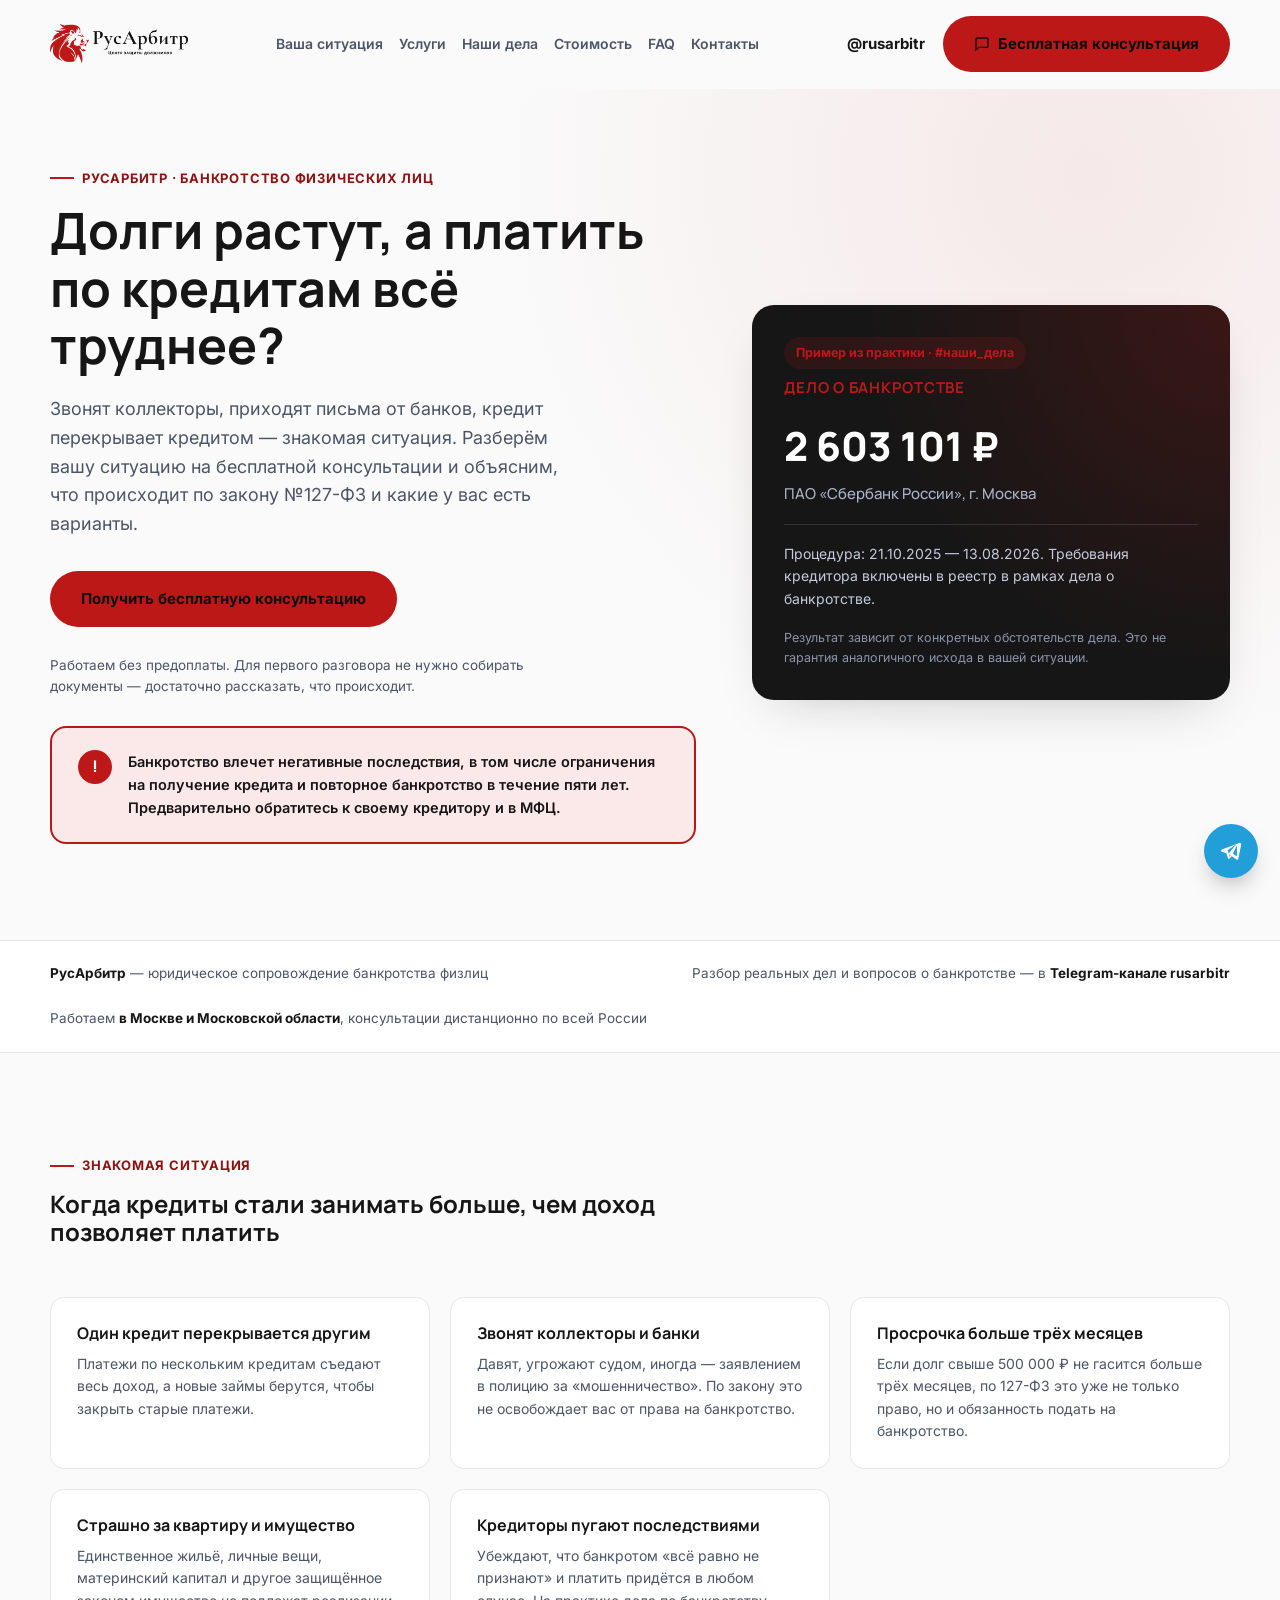
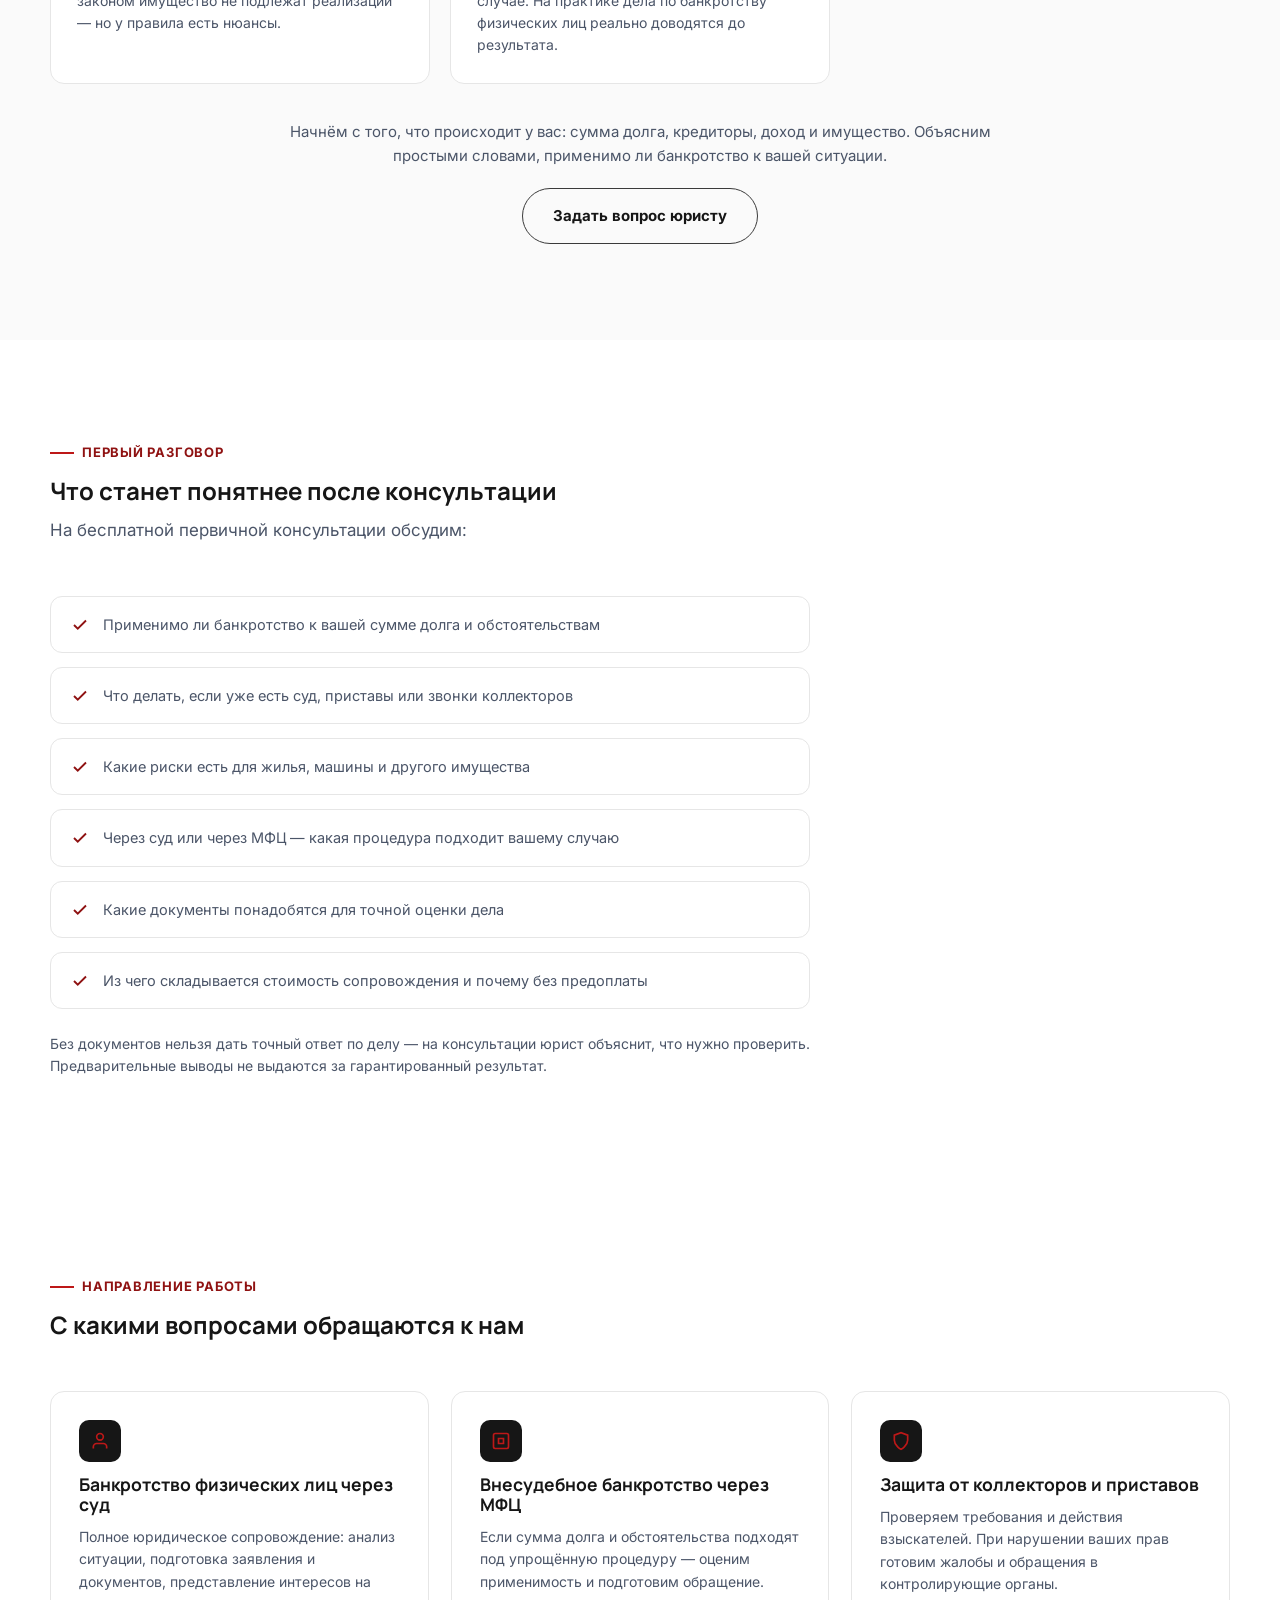
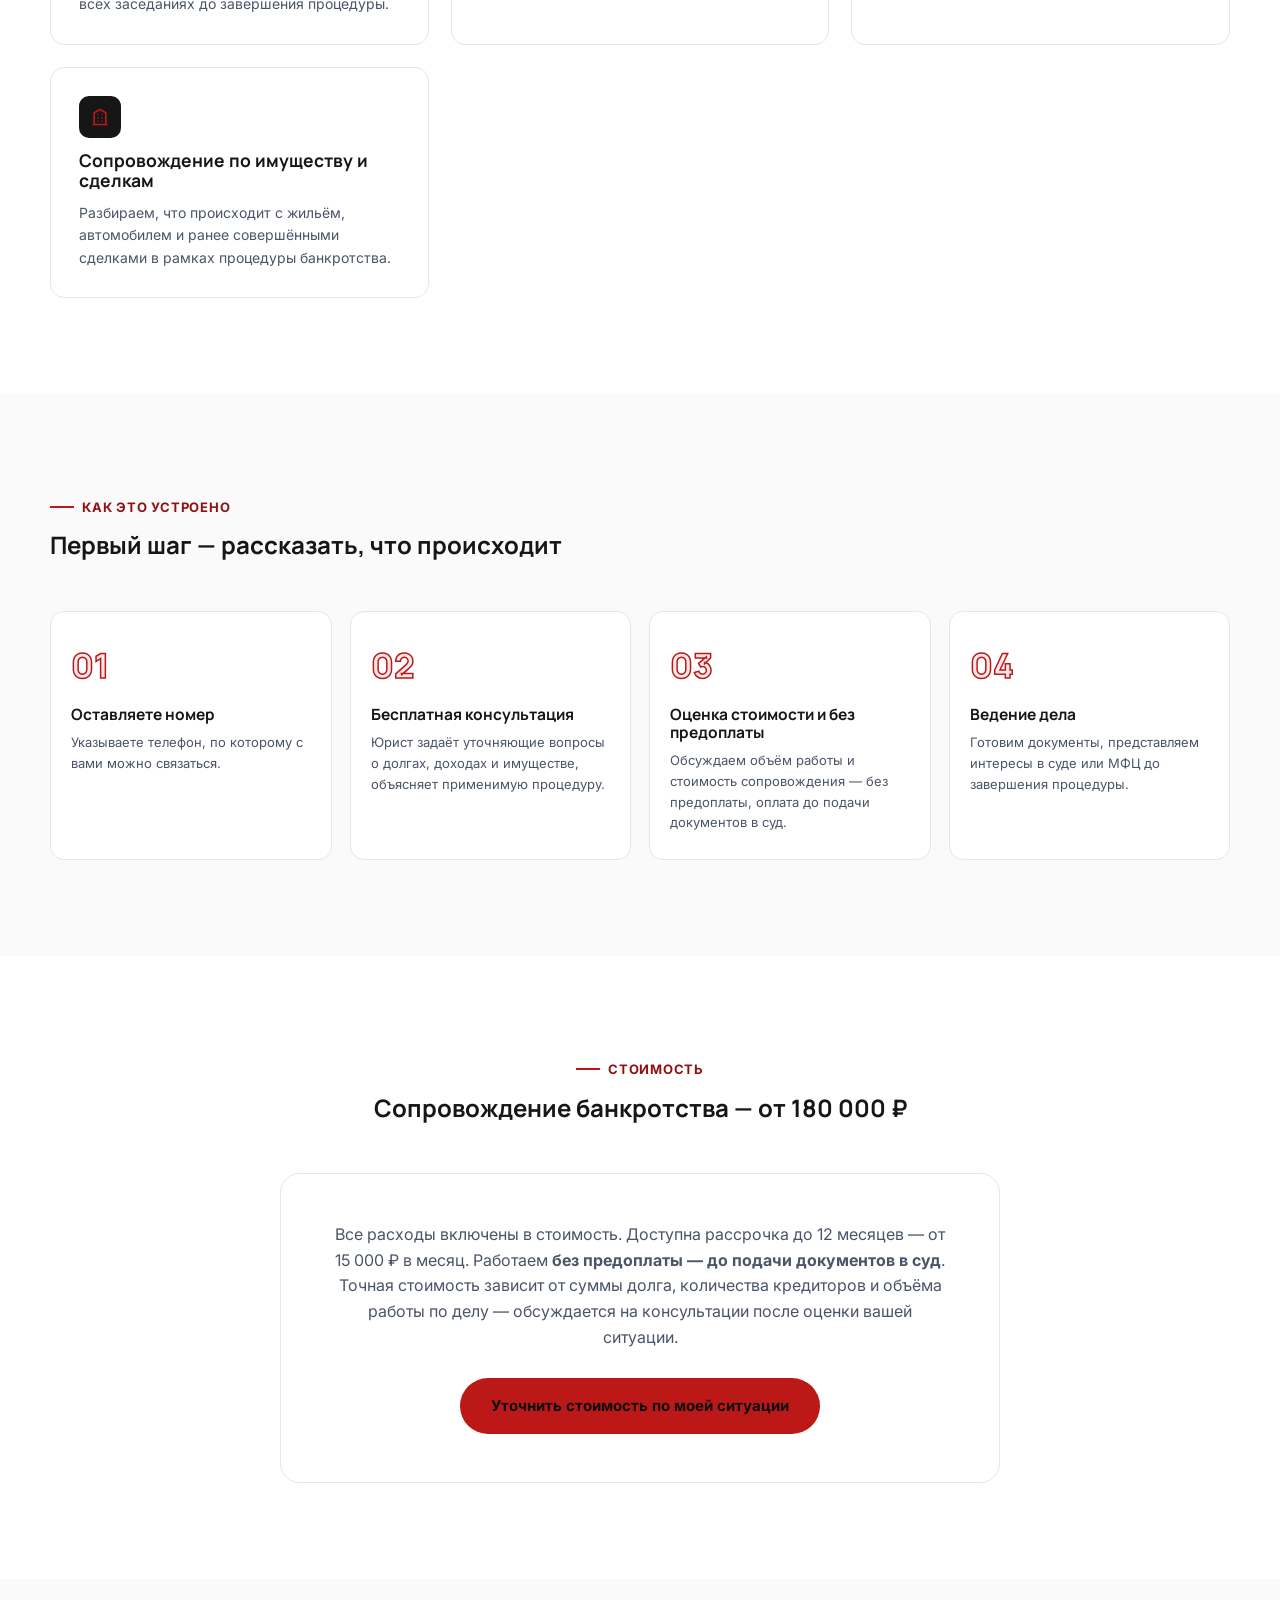
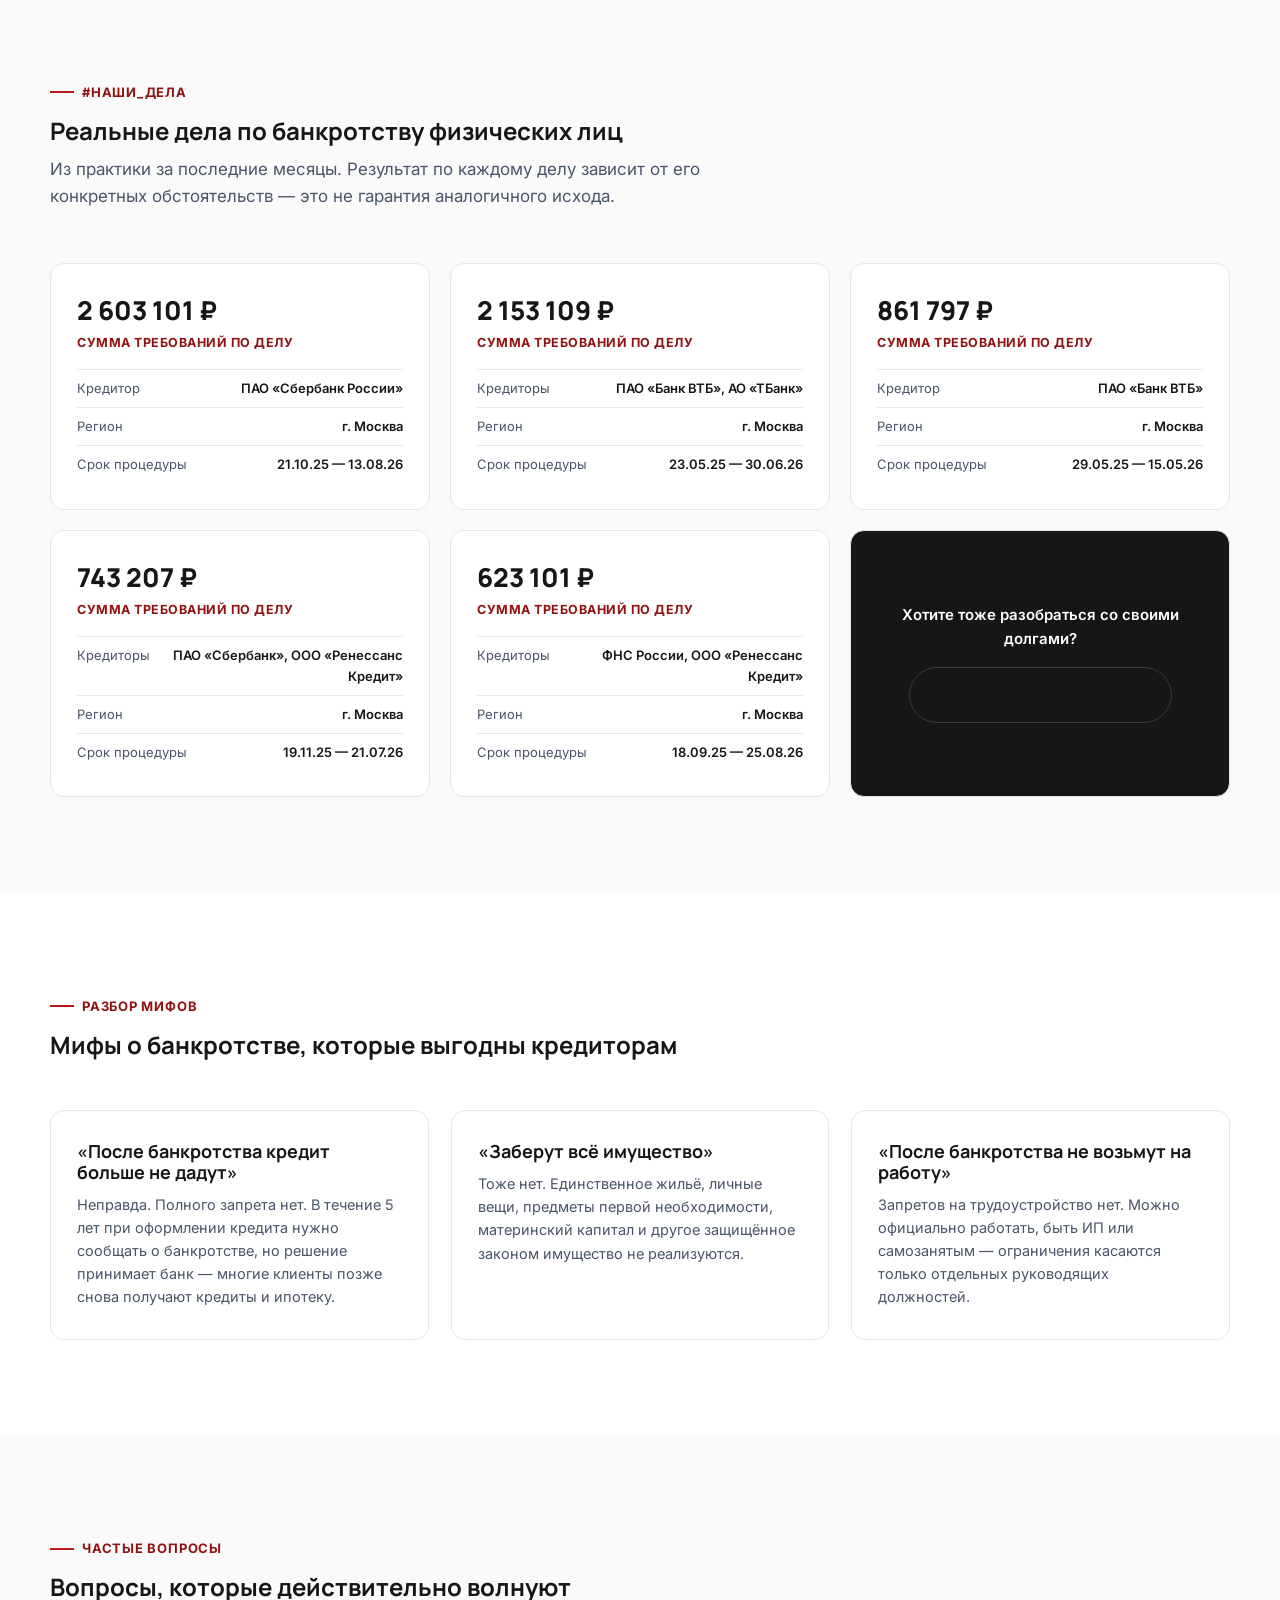
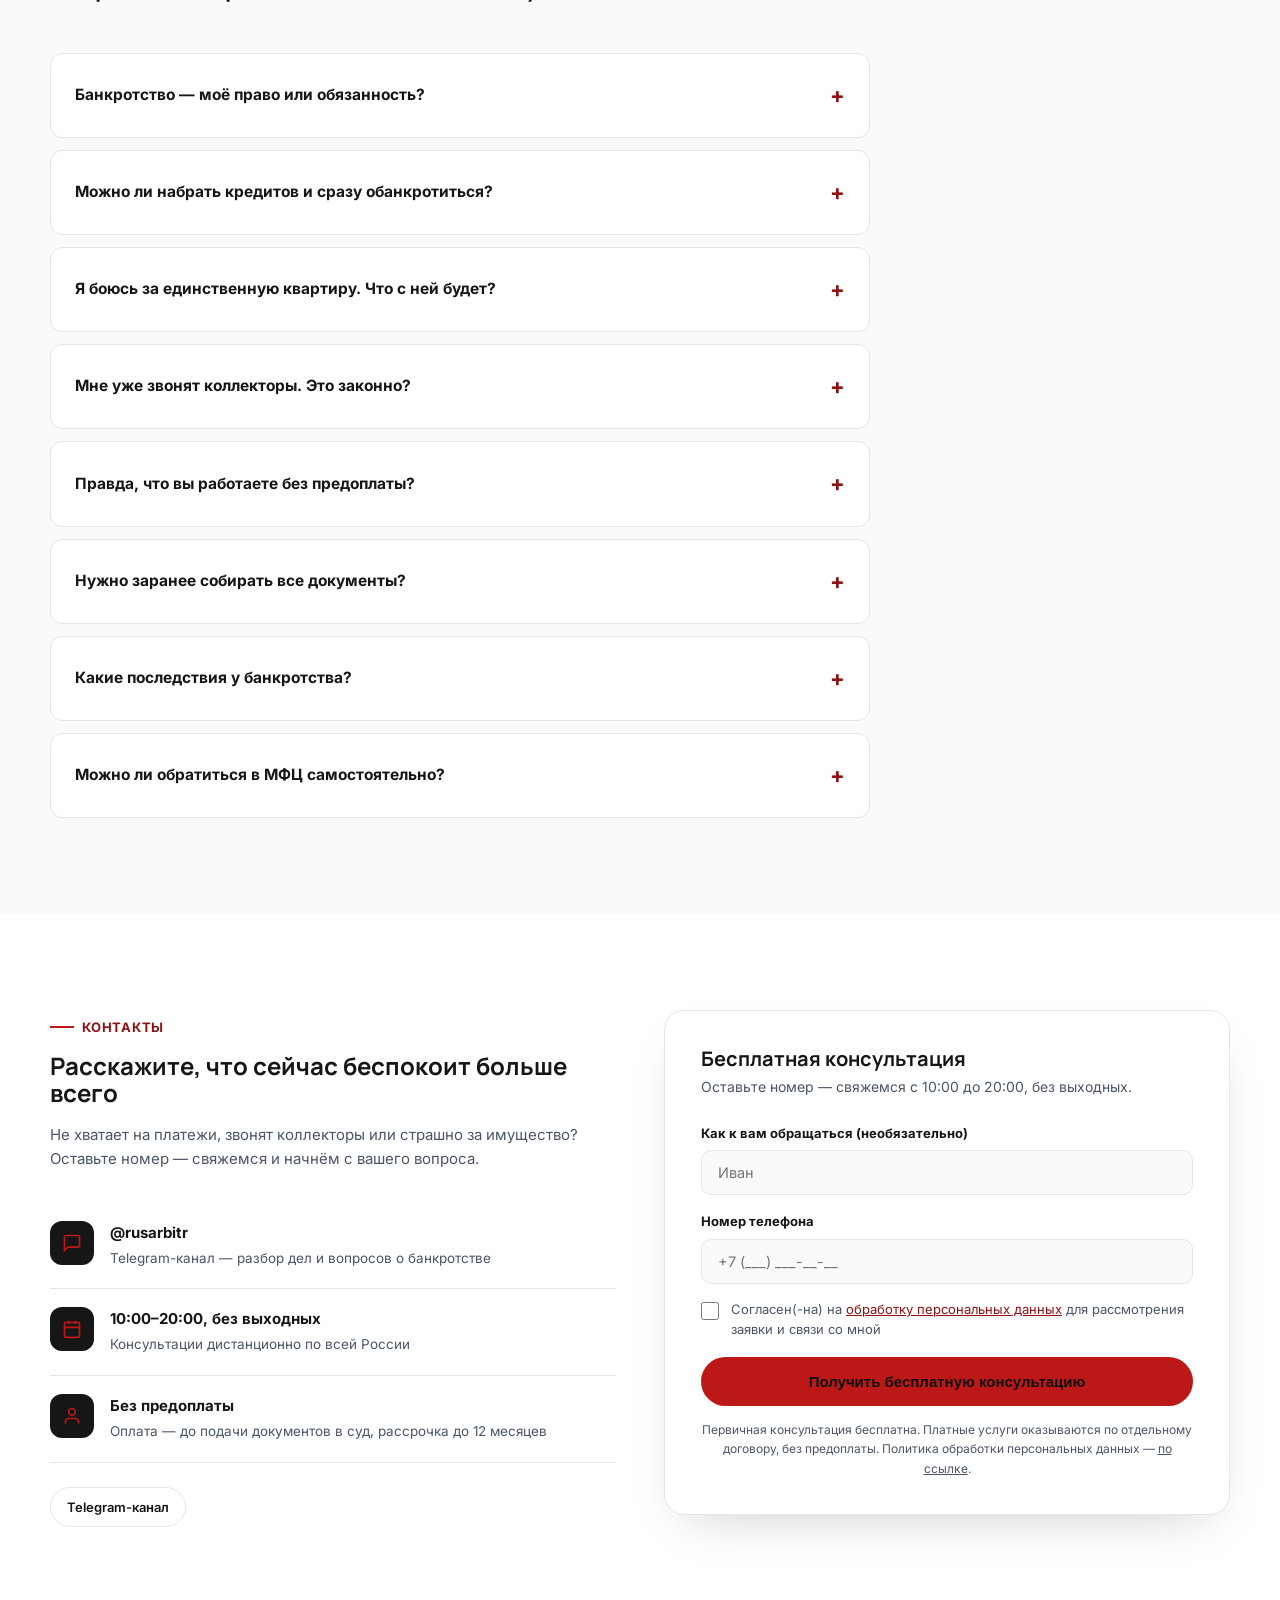
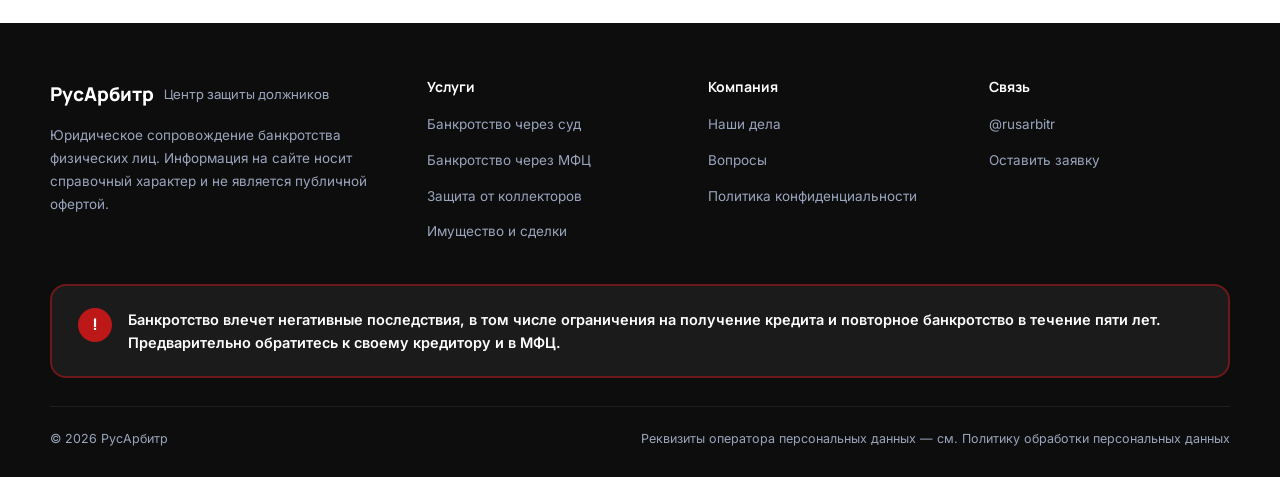
<file: index.html>
<!DOCTYPE html>
<html lang="ru">
<head>
<meta charset="UTF-8">
<meta name="viewport" content="width=device-width, initial-scale=1.0">
<title>РусАрбитр — Центр защиты должников</title>
<meta name="description" content="Юридическое сопровождение банкротства физических лиц. Работаем без предоплаты, бесплатная первичная консультация.">
<link rel="preconnect" href="https://fonts.googleapis.com">
<link rel="preconnect" href="https://fonts.gstatic.com" crossorigin>
<link href="https://fonts.googleapis.com/css2?family=Inter:wght@400;500;600;700;800&family=Manrope:wght@500;600;700;800&display=swap" rel="stylesheet">
<link rel="stylesheet" href="styles.css">
</head>
<body>

<header class="header" id="header">
  <div class="container header__inner">
    <a href="#" class="logo">
      <img src="img/logo.png" alt="РусАрбитр — Центр защиты должников" class="logo__img">
    </a>
    <nav class="nav" id="nav">
      <a href="#situations">Ваша ситуация</a>
      <a href="#services">Услуги</a>
      <a href="#cases">Наши дела</a>
      <a href="#pricing">Стоимость</a>
      <a href="#faq">FAQ</a>
      <a href="#contact">Контакты</a>
    </nav>
    <div class="header__actions">
      <a href="https://t.me/rusarbitr" target="_blank" rel="noopener" class="header__phone">@rusarbitr</a>
      <a href="#contact" class="btn btn--gold"><svg width="16" height="16" viewBox="0 0 24 24" fill="none" stroke="currentColor" stroke-width="2" style="flex-shrink:0"><path d="M21 15a2 2 0 01-2 2H7l-4 4V5a2 2 0 012-2h14a2 2 0 012 2z"/></svg><span>Бесплатная консультация</span></a>
      <button class="burger" id="burger" aria-label="Меню"><span></span><span></span><span></span></button>
    </div>
  </div>
</header>

<section class="hero">
  <div class="container">
    <div class="hero__grid">
      <div>
        <div class="eyebrow">РусАрбитр · Банкротство физических лиц</div>
        <h1>Долги растут, а платить по кредитам всё труднее?</h1>
        <p class="lead">Звонят коллекторы, приходят письма от банков, кредит перекрывает кредитом — знакомая ситуация. Разберём вашу ситуацию на бесплатной консультации и объясним, что происходит по закону №127-ФЗ и какие у вас есть варианты.</p>
        <div class="hero__ctas">
          <a href="#contact" class="btn btn--gold">Получить бесплатную консультацию</a>
        </div>
        <p style="font-size:13.5px;color:var(--ink-soft);max-width:480px;margin-top:-16px;margin-bottom:0">Работаем без предоплаты. Для первого разговора не нужно собирать документы — достаточно рассказать, что происходит.</p>

        <div class="warning-banner">
          <div class="warning-banner__icon">!</div>
          <p>Банкротство влечет негативные последствия, в том числе ограничения на получение кредита и повторное банкротство в течение пяти лет. Предварительно обратитесь к своему кредитору и в МФЦ.</p>
        </div>
      </div>
      <div class="hero__card">
        <div class="hero__case">
          <div class="tag">Пример из практики · #наши_дела</div>
          <h3>Дело о банкротстве</h3>
          <div class="amount">2 603 101 ₽<small>ПАО «Сбербанк России», г. Москва</small></div>
          <div class="divider"></div>
          <p>Процедура: 21.10.2025 — 13.08.2026. Требования кредитора включены в реестр в рамках дела о банкротстве.</p>
          <p style="font-size:12.5px;color:#8a94ab;margin:0">Результат зависит от конкретных обстоятельств дела. Это не гарантия аналогичного исхода в вашей ситуации.</p>
        </div>
      </div>
    </div>
  </div>
</section>

<div class="trust">
  <div class="container trust__inner">
    <span><strong>РусАрбитр</strong> — юридическое сопровождение банкротства физлиц</span>
    <span>Разбор реальных дел и вопросов о банкротстве — в <strong>Telegram-канале rusarbitr</strong></span>
    <span>Работаем <strong>в Москве и Московской области</strong>, консультации дистанционно по всей России</span>
  </div>
</div>

<section class="section" id="situations">
  <div class="container">
    <div class="section__head">
      <div class="eyebrow">Знакомая ситуация</div>
      <h2>Когда кредиты стали занимать больше, чем доход позволяет платить</h2>
    </div>
    <div class="situation-grid">
      <div class="situation reveal">
        <h3>Один кредит перекрывается другим</h3>
        <p>Платежи по нескольким кредитам съедают весь доход, а новые займы берутся, чтобы закрыть старые платежи.</p>
      </div>
      <div class="situation reveal">
        <h3>Звонят коллекторы и банки</h3>
        <p>Давят, угрожают судом, иногда — заявлением в полицию за «мошенничество». По закону это не освобождает вас от права на банкротство.</p>
      </div>
      <div class="situation reveal">
        <h3>Просрочка больше трёх месяцев</h3>
        <p>Если долг свыше 500 000 ₽ не гасится больше трёх месяцев, по 127-ФЗ это уже не только право, но и обязанность подать на банкротство.</p>
      </div>
      <div class="situation reveal">
        <h3>Страшно за квартиру и имущество</h3>
        <p>Единственное жильё, личные вещи, материнский капитал и другое защищённое законом имущество не подлежат реализации — но у правила есть нюансы.</p>
      </div>
      <div class="situation reveal">
        <h3>Кредиторы пугают последствиями</h3>
        <p>Убеждают, что банкротом «всё равно не признают» и платить придётся в любом случае. На практике дела по банкротству физических лиц реально доводятся до результата.</p>
      </div>
    </div>
    <p class="situation-note">Начнём с того, что происходит у вас: сумма долга, кредиторы, доход и имущество. Объясним простыми словами, применимо ли банкротство к вашей ситуации.</p>
    <div class="btn-center"><a href="#contact" class="btn btn--outline">Задать вопрос юристу</a></div>
  </div>
</section>

<section class="section section--alt">
  <div class="container">
    <div class="section__head">
      <div class="eyebrow">Первый разговор</div>
      <h2>Что станет понятнее после консультации</h2>
      <p>На бесплатной первичной консультации обсудим:</p>
    </div>
    <ul class="checklist">
      <li><svg width="18" height="18" viewBox="0 0 24 24" fill="none" stroke="currentColor" stroke-width="2.5"><path d="M20 6L9 17l-5-5"/></svg>Применимо ли банкротство к вашей сумме долга и обстоятельствам</li>
      <li><svg width="18" height="18" viewBox="0 0 24 24" fill="none" stroke="currentColor" stroke-width="2.5"><path d="M20 6L9 17l-5-5"/></svg>Что делать, если уже есть суд, приставы или звонки коллекторов</li>
      <li><svg width="18" height="18" viewBox="0 0 24 24" fill="none" stroke="currentColor" stroke-width="2.5"><path d="M20 6L9 17l-5-5"/></svg>Какие риски есть для жилья, машины и другого имущества</li>
      <li><svg width="18" height="18" viewBox="0 0 24 24" fill="none" stroke="currentColor" stroke-width="2.5"><path d="M20 6L9 17l-5-5"/></svg>Через суд или через МФЦ — какая процедура подходит вашему случаю</li>
      <li><svg width="18" height="18" viewBox="0 0 24 24" fill="none" stroke="currentColor" stroke-width="2.5"><path d="M20 6L9 17l-5-5"/></svg>Какие документы понадобятся для точной оценки дела</li>
      <li><svg width="18" height="18" viewBox="0 0 24 24" fill="none" stroke="currentColor" stroke-width="2.5"><path d="M20 6L9 17l-5-5"/></svg>Из чего складывается стоимость сопровождения и почему без предоплаты</li>
    </ul>
    <p class="checklist-note">Без документов нельзя дать точный ответ по делу — на консультации юрист объяснит, что нужно проверить. Предварительные выводы не выдаются за гарантированный результат.</p>
  </div>
</section>

<section class="section section--alt" id="services">
  <div class="container">
    <div class="section__head">
      <div class="eyebrow">Направление работы</div>
      <h2>С какими вопросами обращаются к нам</h2>
    </div>
    <div class="srv-grid">
      <div class="srv reveal">
        <div class="srv__icon"><svg width="20" height="20" viewBox="0 0 24 24" fill="none" stroke="currentColor" stroke-width="2"><path d="M20 21v-2a4 4 0 00-4-4H8a4 4 0 00-4 4v2"/><circle cx="12" cy="7" r="4"/></svg></div>
        <h3>Банкротство физических лиц через суд</h3>
        <p>Полное юридическое сопровождение: анализ ситуации, подготовка заявления и документов, представление интересов на всех заседаниях до завершения процедуры.</p>
      </div>
      <div class="srv reveal">
        <div class="srv__icon"><svg width="20" height="20" viewBox="0 0 24 24" fill="none" stroke="currentColor" stroke-width="2"><rect x="3" y="3" width="18" height="18" rx="2"/><path d="M9 9h6v6H9z"/></svg></div>
        <h3>Внесудебное банкротство через МФЦ</h3>
        <p>Если сумма долга и обстоятельства подходят под упрощённую процедуру — оценим применимость и подготовим обращение.</p>
      </div>
      <div class="srv reveal">
        <div class="srv__icon"><svg width="20" height="20" viewBox="0 0 24 24" fill="none" stroke="currentColor" stroke-width="2"><path d="M12 22s8-4.5 8-11V5l-8-3-8 3v6c0 6.5 8 11 8 11z"/></svg></div>
        <h3>Защита от коллекторов и приставов</h3>
        <p>Проверяем требования и действия взыскателей. При нарушении ваших прав готовим жалобы и обращения в контролирующие органы.</p>
      </div>
      <div class="srv reveal">
        <div class="srv__icon"><svg width="20" height="20" viewBox="0 0 24 24" fill="none" stroke="currentColor" stroke-width="2"><path d="M3 21h18M5 21V7l7-4 7 4v14M9 9h1m4 0h1m-6 4h1m4 0h1m-6 4h1m4 0h1"/></svg></div>
        <h3>Сопровождение по имуществу и сделкам</h3>
        <p>Разбираем, что происходит с жильём, автомобилем и ранее совершёнными сделками в рамках процедуры банкротства.</p>
      </div>
    </div>
  </div>
</section>

<section class="section" id="process">
  <div class="container">
    <div class="section__head">
      <div class="eyebrow">Как это устроено</div>
      <h2>Первый шаг — рассказать, что происходит</h2>
    </div>
    <div class="steps steps--4">
      <div class="step reveal"><div class="step__num">01</div><h3>Оставляете номер</h3><p>Указываете телефон, по которому с вами можно связаться.</p></div>
      <div class="step reveal"><div class="step__num">02</div><h3>Бесплатная консультация</h3><p>Юрист задаёт уточняющие вопросы о долгах, доходах и имуществе, объясняет применимую процедуру.</p></div>
      <div class="step reveal"><div class="step__num">03</div><h3>Оценка стоимости и без предоплаты</h3><p>Обсуждаем объём работы и стоимость сопровождения — без предоплаты, оплата до подачи документов в суд.</p></div>
      <div class="step reveal"><div class="step__num">04</div><h3>Ведение дела</h3><p>Готовим документы, представляем интересы в суде или МФЦ до завершения процедуры.</p></div>
    </div>
  </div>
</section>

<section class="section section--alt" id="pricing">
  <div class="container">
    <div class="section__head" style="margin-inline:auto;text-align:center">
      <div class="eyebrow">Стоимость</div>
      <h2>Сопровождение банкротства — от 180 000 ₽</h2>
    </div>
    <div class="price-cta reveal">
      <p>Все расходы включены в стоимость. Доступна рассрочка до 12 месяцев — от 15 000 ₽ в месяц. Работаем <strong>без предоплаты — до подачи документов в суд</strong>. Точная стоимость зависит от суммы долга, количества кредиторов и объёма работы по делу — обсуждается на консультации после оценки вашей ситуации.</p>
      <a href="#contact" class="btn btn--gold">Уточнить стоимость по моей ситуации</a>
    </div>
  </div>
</section>

<section class="section" id="cases">
  <div class="container">
    <div class="section__head">
      <div class="eyebrow">#наши_дела</div>
      <h2>Реальные дела по банкротству физических лиц</h2>
      <p>Из практики за последние месяцы. Результат по каждому делу зависит от его конкретных обстоятельств — это не гарантия аналогичного исхода.</p>
    </div>
    <div class="cases-grid">
      <div class="case-card reveal">
        <div class="case-card__amount">2 603 101 ₽</div>
        <p class="case-card__label">сумма требований по делу</p>
        <div class="case-card__row"><span>Кредитор</span><b>ПАО «Сбербанк России»</b></div>
        <div class="case-card__row"><span>Регион</span><b>г. Москва</b></div>
        <div class="case-card__row"><span>Срок процедуры</span><b>21.10.25 — 13.08.26</b></div>
      </div>
      <div class="case-card reveal">
        <div class="case-card__amount">2 153 109 ₽</div>
        <p class="case-card__label">сумма требований по делу</p>
        <div class="case-card__row"><span>Кредиторы</span><b>ПАО «Банк ВТБ», АО «ТБанк»</b></div>
        <div class="case-card__row"><span>Регион</span><b>г. Москва</b></div>
        <div class="case-card__row"><span>Срок процедуры</span><b>23.05.25 — 30.06.26</b></div>
      </div>
      <div class="case-card reveal">
        <div class="case-card__amount">861 797 ₽</div>
        <p class="case-card__label">сумма требований по делу</p>
        <div class="case-card__row"><span>Кредитор</span><b>ПАО «Банк ВТБ»</b></div>
        <div class="case-card__row"><span>Регион</span><b>г. Москва</b></div>
        <div class="case-card__row"><span>Срок процедуры</span><b>29.05.25 — 15.05.26</b></div>
      </div>
      <div class="case-card reveal">
        <div class="case-card__amount">743 207 ₽</div>
        <p class="case-card__label">сумма требований по делу</p>
        <div class="case-card__row"><span>Кредиторы</span><b>ПАО «Сбербанк», ООО «Ренессанс Кредит»</b></div>
        <div class="case-card__row"><span>Регион</span><b>г. Москва</b></div>
        <div class="case-card__row"><span>Срок процедуры</span><b>19.11.25 — 21.07.26</b></div>
      </div>
      <div class="case-card reveal">
        <div class="case-card__amount">623 101 ₽</div>
        <p class="case-card__label">сумма требований по делу</p>
        <div class="case-card__row"><span>Кредиторы</span><b>ФНС России, ООО «Ренессанс Кредит»</b></div>
        <div class="case-card__row"><span>Регион</span><b>г. Москва</b></div>
        <div class="case-card__row"><span>Срок процедуры</span><b>18.09.25 — 25.08.26</b></div>
      </div>
      <div class="case-card case-card--cta reveal">
        <p>Хотите тоже разобраться со своими долгами?</p>
        <a href="#contact" class="btn btn--outline">Бесплатная консультация</a>
      </div>
    </div>
  </div>
</section>

<section class="section section--alt" id="myths">
  <div class="container">
    <div class="section__head">
      <div class="eyebrow">Разбор мифов</div>
      <h2>Мифы о банкротстве, которые выгодны кредиторам</h2>
    </div>
    <div class="adv-grid">
      <div class="adv reveal">
        <h3>«После банкротства кредит больше не дадут»</h3>
        <p>Неправда. Полного запрета нет. В течение 5 лет при оформлении кредита нужно сообщать о банкротстве, но решение принимает банк — многие клиенты позже снова получают кредиты и ипотеку.</p>
      </div>
      <div class="adv reveal">
        <h3>«Заберут всё имущество»</h3>
        <p>Тоже нет. Единственное жильё, личные вещи, предметы первой необходимости, материнский капитал и другое защищённое законом имущество не реализуются.</p>
      </div>
      <div class="adv reveal">
        <h3>«После банкротства не возьмут на работу»</h3>
        <p>Запретов на трудоустройство нет. Можно официально работать, быть ИП или самозанятым — ограничения касаются только отдельных руководящих должностей.</p>
      </div>
    </div>
  </div>
</section>

<section class="section" id="faq">
  <div class="container">
    <div class="section__head">
      <div class="eyebrow">Частые вопросы</div>
      <h2>Вопросы, которые действительно волнуют</h2>
    </div>
    <div class="faq__list">
      <details class="faq__item"><summary>Банкротство — моё право или обязанность?<span></span></summary><p>По 127-ФЗ каждый гражданин вправе инициировать банкротство, если не может исполнять обязательства перед кредиторами. Если долг превышает 500 000 ₽ и не гасится больше трёх месяцев — закон обязывает подать заявление о банкротстве.</p></details>
      <details class="faq__item"><summary>Можно ли набрать кредитов и сразу обанкротиться?<span></span></summary><p>Нет. Суд проверяет, когда оформлялись кредиты, что сообщалось банкам и куда потрачены деньги. Заранее спланированный уход от долгов признаётся недобросовестным поведением, и такие долги могут не списать. Но если вы рассчитывали платить, а затем потеряли доход или столкнулись с обстоятельствами — это не считается недобросовестностью.</p></details>
      <details class="faq__item"><summary>Я боюсь за единственную квартиру. Что с ней будет?<span></span></summary><p>Чтобы оценить риск, нужно знать, есть ли ипотека, другое жильё и какие сделки совершались. Защита единственного жилья имеет исключения, поэтому без анализа обстоятельств обещать его сохранение нельзя.</p></details>
      <details class="faq__item"><summary>Мне уже звонят коллекторы. Это законно?<span></span></summary><p>Обсудим характер обращений и документы. Если есть признаки нарушения ваших прав — объясним порядок действий. Само обращение к юристу не прекращает взыскание автоматически.</p></details>
      <details class="faq__item"><summary>Правда, что вы работаете без предоплаты?<span></span></summary><p>Да. Мы не берём деньги вперёд — оплата вносится до подачи документов в суд, доступна рассрочка до 12 месяцев. Точный порядок оплаты обсуждается на консультации после оценки вашей ситуации.</p></details>
      <details class="faq__item"><summary>Нужно заранее собирать все документы?<span></span></summary><p>Для первого разговора достаточно описать ситуацию. Для точного анализа юрист скажет, какие документы понадобятся.</p></details>
      <details class="faq__item"><summary>Какие последствия у банкротства?<span></span></summary><p>Возможна реализация не защищённого законом имущества, оспаривание ранее совершённых сделок, ограничения на управление юридическими лицами и запрет на повторное банкротство в течение пяти лет. Алиментные обязательства сохраняются и после завершения процедуры.</p></details>
      <details class="faq__item"><summary>Можно ли обратиться в МФЦ самостоятельно?<span></span></summary><p>Да, если ситуация соответствует условиям внесудебной процедуры. Рассмотрение заявления в МФЦ бесплатно, платный посредник не обязателен — но многие обращаются за проверкой применимости упрощённой процедуры именно к юристу.</p></details>
    </div>
  </div>
</section>

<section class="section section--alt" id="contact">
  <div class="container contact-wrap">
    <div class="contact-info">
      <div class="eyebrow">Контакты</div>
      <h2>Расскажите, что сейчас беспокоит больше всего</h2>
      <p>Не хватает на платежи, звонят коллекторы или страшно за имущество? Оставьте номер — свяжемся и начнём с вашего вопроса.</p>

      <div class="contact-card">
        <div class="contact-card__icon"><svg width="20" height="20" viewBox="0 0 24 24" fill="none" stroke="currentColor" stroke-width="2"><path d="M21 15a2 2 0 01-2 2H7l-4 4V5a2 2 0 012-2h14a2 2 0 012 2z"/></svg></div>
        <div><b>@rusarbitr</b><span>Telegram-канал — разбор дел и вопросов о банкротстве</span></div>
      </div>
      <div class="contact-card">
        <div class="contact-card__icon"><svg width="20" height="20" viewBox="0 0 24 24" fill="none" stroke="currentColor" stroke-width="2"><rect x="3" y="4" width="18" height="18" rx="2"/><path d="M16 2v4M8 2v4M3 10h18"/></svg></div>
        <div><b>10:00–20:00, без выходных</b><span>Консультации дистанционно по всей России</span></div>
      </div>
      <div class="contact-card">
        <div class="contact-card__icon"><svg width="20" height="20" viewBox="0 0 24 24" fill="none" stroke="currentColor" stroke-width="2"><path d="M20 21v-2a4 4 0 00-4-4H8a4 4 0 00-4 4v2"/><circle cx="12" cy="7" r="4"/></svg></div>
        <div><b>Без предоплаты</b><span>Оплата — до подачи документов в суд, рассрочка до 12 месяцев</span></div>
      </div>

      <div class="social-row">
        <a href="https://t.me/rusarbitr" target="_blank" rel="noopener">Telegram-канал</a>
      </div>
    </div>

    <form class="form" id="leadForm">
      <h3>Бесплатная консультация</h3>
      <p>Оставьте номер — свяжемся с 10:00 до 20:00, без выходных.</p>
      <input type="text" name="_gotcha" style="display:none" tabindex="-1" autocomplete="off">
      <div class="field">
        <label for="name">Как к вам обращаться (необязательно)</label>
        <input type="text" id="name" name="name" placeholder="Иван">
      </div>
      <div class="field">
        <label for="phone">Номер телефона</label>
        <input type="tel" id="phone" name="phone" placeholder="+7 (___) ___-__-__" required>
      </div>
      <div class="field-checkbox">
        <input type="checkbox" id="consent" name="consent" required>
        <label for="consent">Согласен(-на) на <a href="privacy.html" target="_blank">обработку персональных данных</a> для рассмотрения заявки и связи со мной</label>
      </div>
      <button type="submit" class="btn btn--gold btn--block">Получить бесплатную консультацию</button>
      <small class="disclaimer">Первичная консультация бесплатна. Платные услуги оказываются по отдельному договору, без предоплаты. Политика обработки персональных данных — <a href="privacy.html" style="text-decoration:underline">по ссылке</a>.</small>
    </form>
  </div>
</section>

<footer class="footer">
  <div class="container">
    <div class="footer__top">
      <div>
        <a href="#" class="logo logo--footer">РусАрбитр<span class="logo__suffix">Центр защиты должников</span></a>
        <p>Юридическое сопровождение банкротства физических лиц. Информация на сайте носит справочный характер и не является публичной офертой.</p>
      </div>
      <div class="footer__col">
        <h4>Услуги</h4>
        <ul>
          <li><a href="#services">Банкротство через суд</a></li>
          <li><a href="#services">Банкротство через МФЦ</a></li>
          <li><a href="#services">Защита от коллекторов</a></li>
          <li><a href="#services">Имущество и сделки</a></li>
        </ul>
      </div>
      <div class="footer__col">
        <h4>Компания</h4>
        <ul>
          <li><a href="#cases">Наши дела</a></li>
          <li><a href="#faq">Вопросы</a></li>
          <li><a href="privacy.html">Политика конфиденциальности</a></li>
        </ul>
      </div>
      <div class="footer__col">
        <h4>Связь</h4>
        <ul>
          <li><a href="https://t.me/rusarbitr" target="_blank" rel="noopener">@rusarbitr</a></li>
          <li><a href="#contact">Оставить заявку</a></li>
        </ul>
      </div>
    </div>
    <div class="warning-banner" style="background:rgba(255,255,255,0.06);border-color:rgba(189,24,24,0.5);margin-top:0;margin-bottom:28px">
      <div class="warning-banner__icon">!</div>
      <p style="color:#fff">Банкротство влечет негативные последствия, в том числе ограничения на получение кредита и повторное банкротство в течение пяти лет. Предварительно обратитесь к своему кредитору и в МФЦ.</p>
    </div>
    <div class="footer__bottom">
      <span>© <span id="year"></span> РусАрбитр</span>
      <span>Реквизиты оператора персональных данных — см. Политику обработки персональных данных</span>
    </div>
  </div>
</footer>

<div class="fab">
  <a class="tg" href="https://t.me/rusarbitr" target="_blank" rel="noopener" aria-label="Telegram"><svg width="24" height="24" viewBox="0 0 24 24" fill="currentColor"><path d="M21.9 4.2a1.7 1.7 0 00-1.8-.3L2.9 10.5c-1.1.4-1.1 1.9 0 2.3l4.4 1.4 1.7 5.3c.2.6 1 .8 1.4.3l2.4-2.6 4.6 3.4c.7.5 1.7.1 1.9-.7l3-14.8c.1-.4 0-.9-.4-1.2zM9.6 14.5l-1-3.3 8.6-5.9-7.6 9.2zm.9 3.1l-.1-2.4 1.4 1-1.3 1.4zm7.4-.4L14 14.7l4-8.8-.1 11.3z"/></svg></a>
</div>

<script src="script.js"></script>
</body>
</html>
</file>
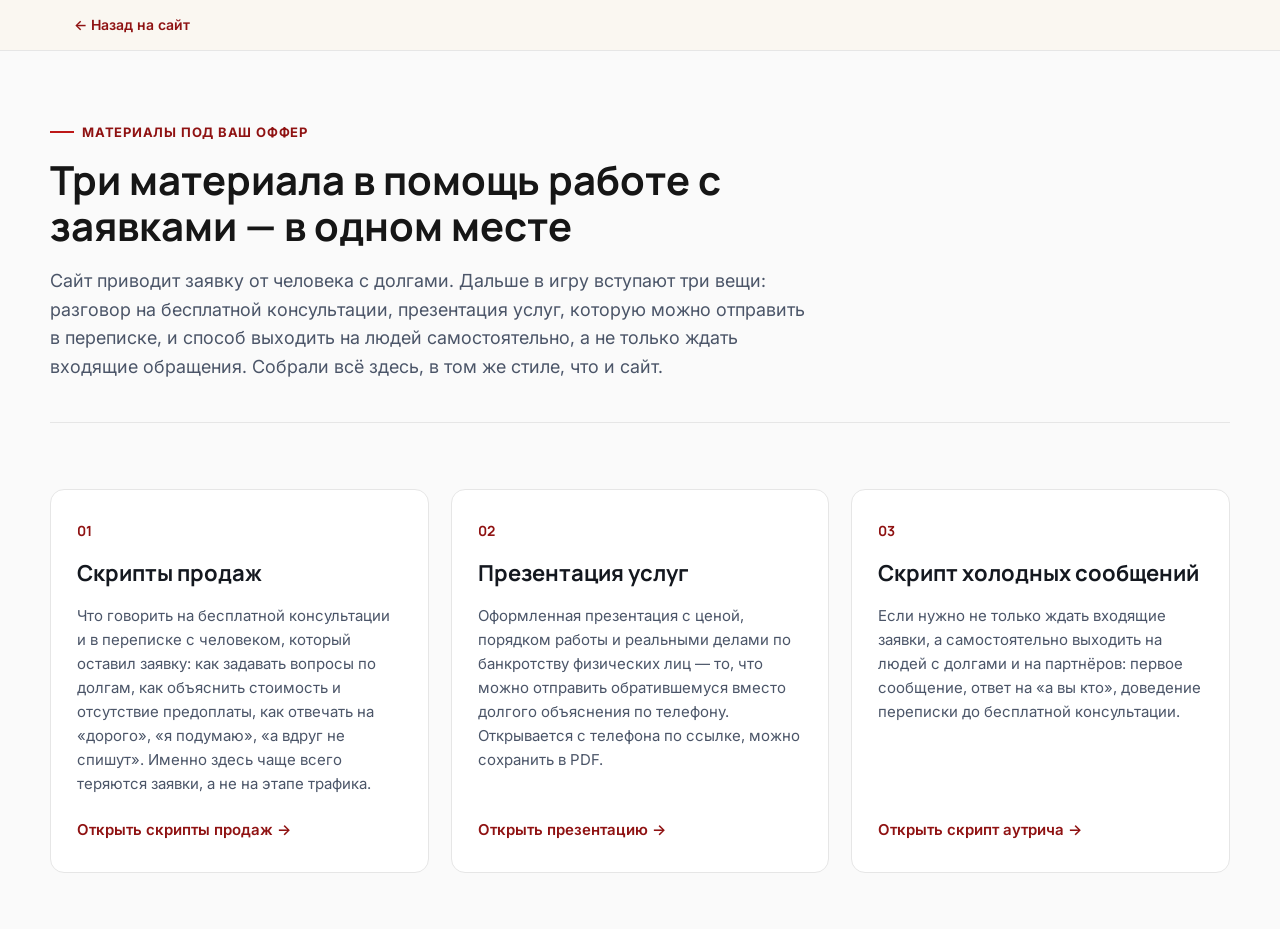
<file: materials.html>
<!DOCTYPE html>
<html lang="ru">
<head>
<meta charset="UTF-8">
<meta name="viewport" content="width=device-width, initial-scale=1.0">
<title>Материалы для работы с заявками — РусАрбитр</title>
<meta name="description" content="Скрипты продаж, продающая презентация и скрипт холодных сообщений — три материала для работы с заявками на банкротство физических лиц.">
<meta name="robots" content="noindex">
<link rel="preconnect" href="https://fonts.googleapis.com">
<link rel="preconnect" href="https://fonts.gstatic.com" crossorigin>
<link href="https://fonts.googleapis.com/css2?family=Inter:wght@400;500;600;700;800&family=Manrope:wght@500;600;700;800&display=swap" rel="stylesheet">
<link rel="stylesheet" href="styles.css">
<link rel="stylesheet" href="materials.css">
</head>
<body>

<div class="doc-bar">
  <div class="doc-bar__inner">
    <a href="index.html" class="doc-bar__back">← <span>Назад на сайт</span></a>
  </div>
</div>

<div class="container">

  <section class="doc-hero">
    <p class="eyebrow">Материалы под ваш оффер</p>
    <h1>Три материала в помощь работе с заявками — в одном месте</h1>
    <p class="doc-hero__lead">Сайт приводит заявку от человека с долгами. Дальше в игру вступают три вещи: разговор на бесплатной консультации, презентация услуг, которую можно отправить в переписке, и способ выходить на людей самостоятельно, а не только ждать входящие обращения. Собрали всё здесь, в том же стиле, что и сайт.</p>
  </section>

  <section class="doc-section">
    <div class="hub-grid">

      <div class="hub-card">
        <span class="hub-card__num">01</span>
        <p class="hub-card__title">Скрипты продаж</p>
        <p class="hub-card__lead">Что говорить на бесплатной консультации и в переписке с человеком, который оставил заявку: как задавать вопросы по долгам, как объяснить стоимость и отсутствие предоплаты, как отвечать на «дорого», «я подумаю», «а вдруг не спишут». Именно здесь чаще всего теряются заявки, а не на этапе трафика.</p>
        <a href="scripts.html" class="hub-card__link">Открыть скрипты продаж →</a>
      </div>

      <div class="hub-card">
        <span class="hub-card__num">02</span>
        <p class="hub-card__title">Презентация услуг</p>
        <p class="hub-card__lead">Оформленная презентация с ценой, порядком работы и реальными делами по банкротству физических лиц — то, что можно отправить обратившемуся вместо долгого объяснения по телефону. Открывается с телефона по ссылке, можно сохранить в PDF.</p>
        <a href="presentation.html" class="hub-card__link">Открыть презентацию →</a>
      </div>

      <div class="hub-card">
        <span class="hub-card__num">03</span>
        <p class="hub-card__title">Скрипт холодных сообщений</p>
        <p class="hub-card__lead">Если нужно не только ждать входящие заявки, а самостоятельно выходить на людей с долгами и на партнёров: первое сообщение, ответ на «а вы кто», доведение переписки до бесплатной консультации.</p>
        <a href="outreach.html" class="hub-card__link">Открыть скрипт аутрича →</a>
      </div>

    </div>
  </section>

</div>

</body>
</html>
</file>
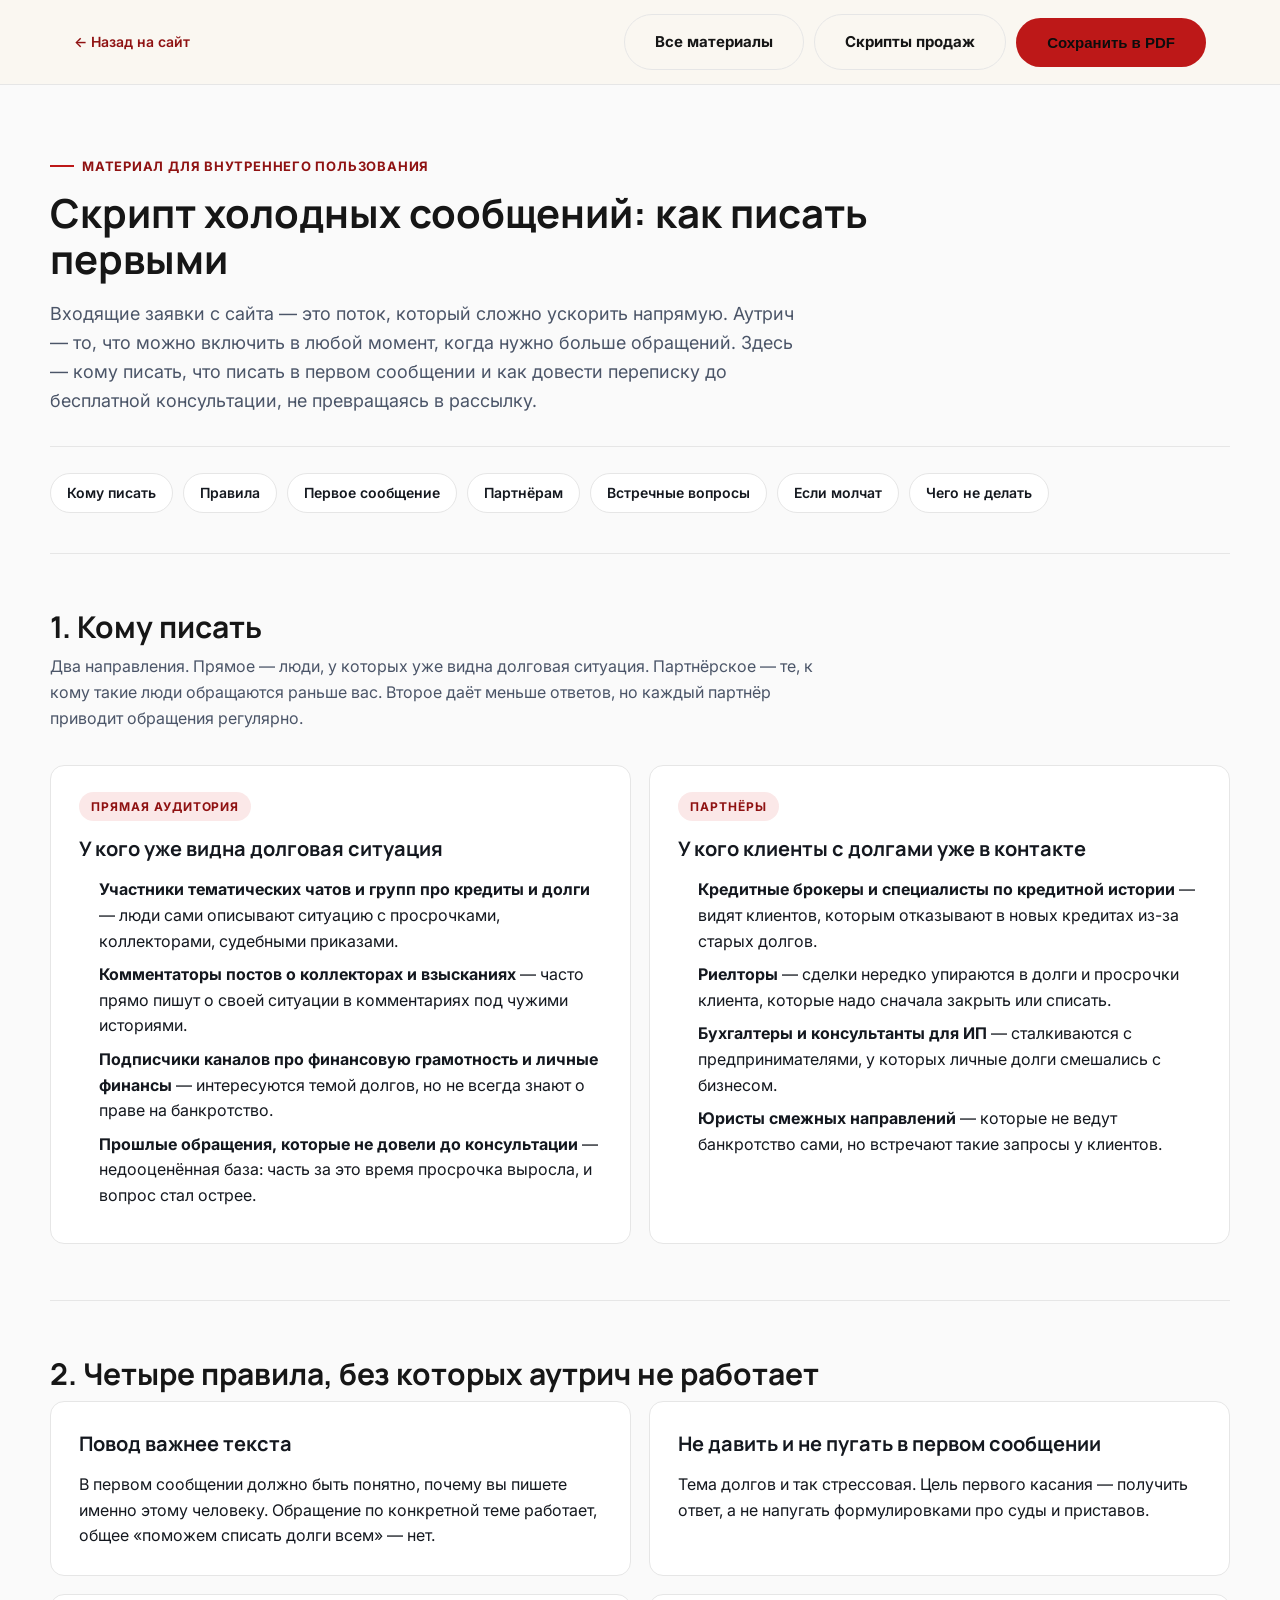
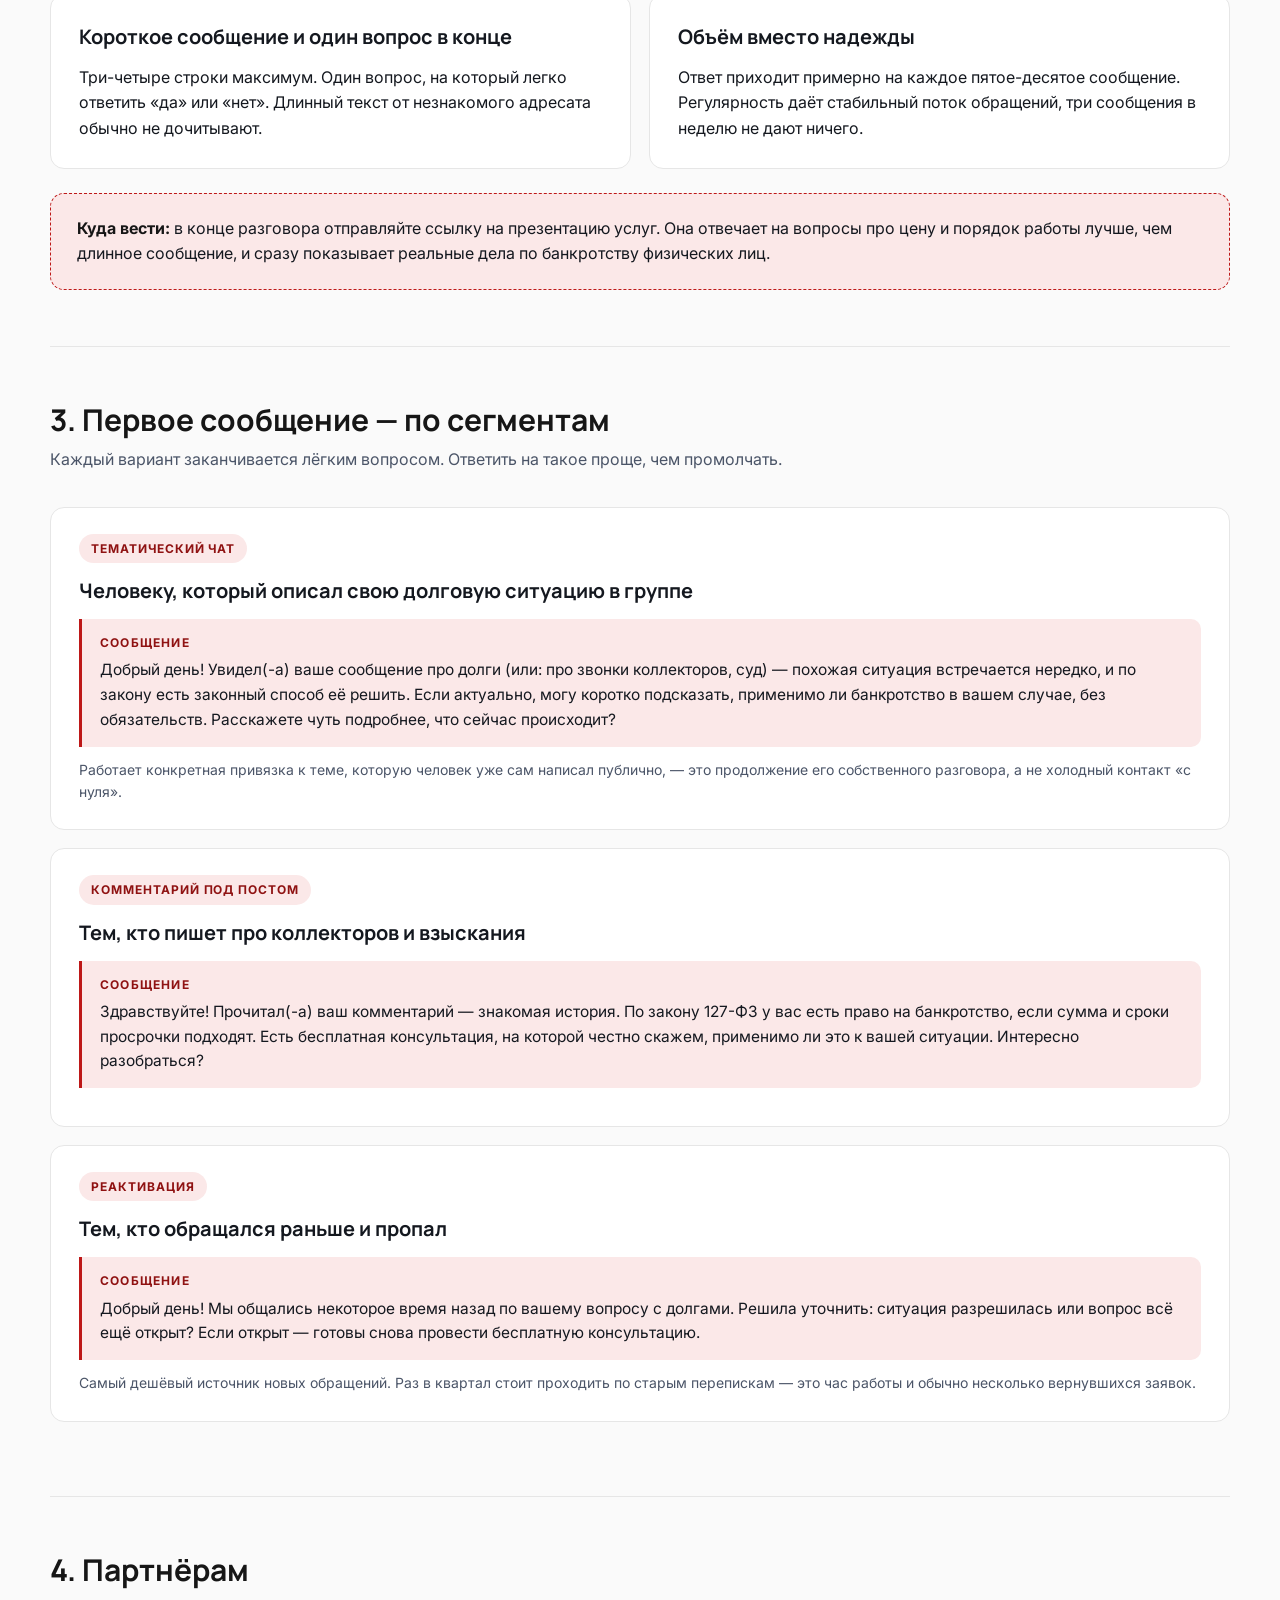
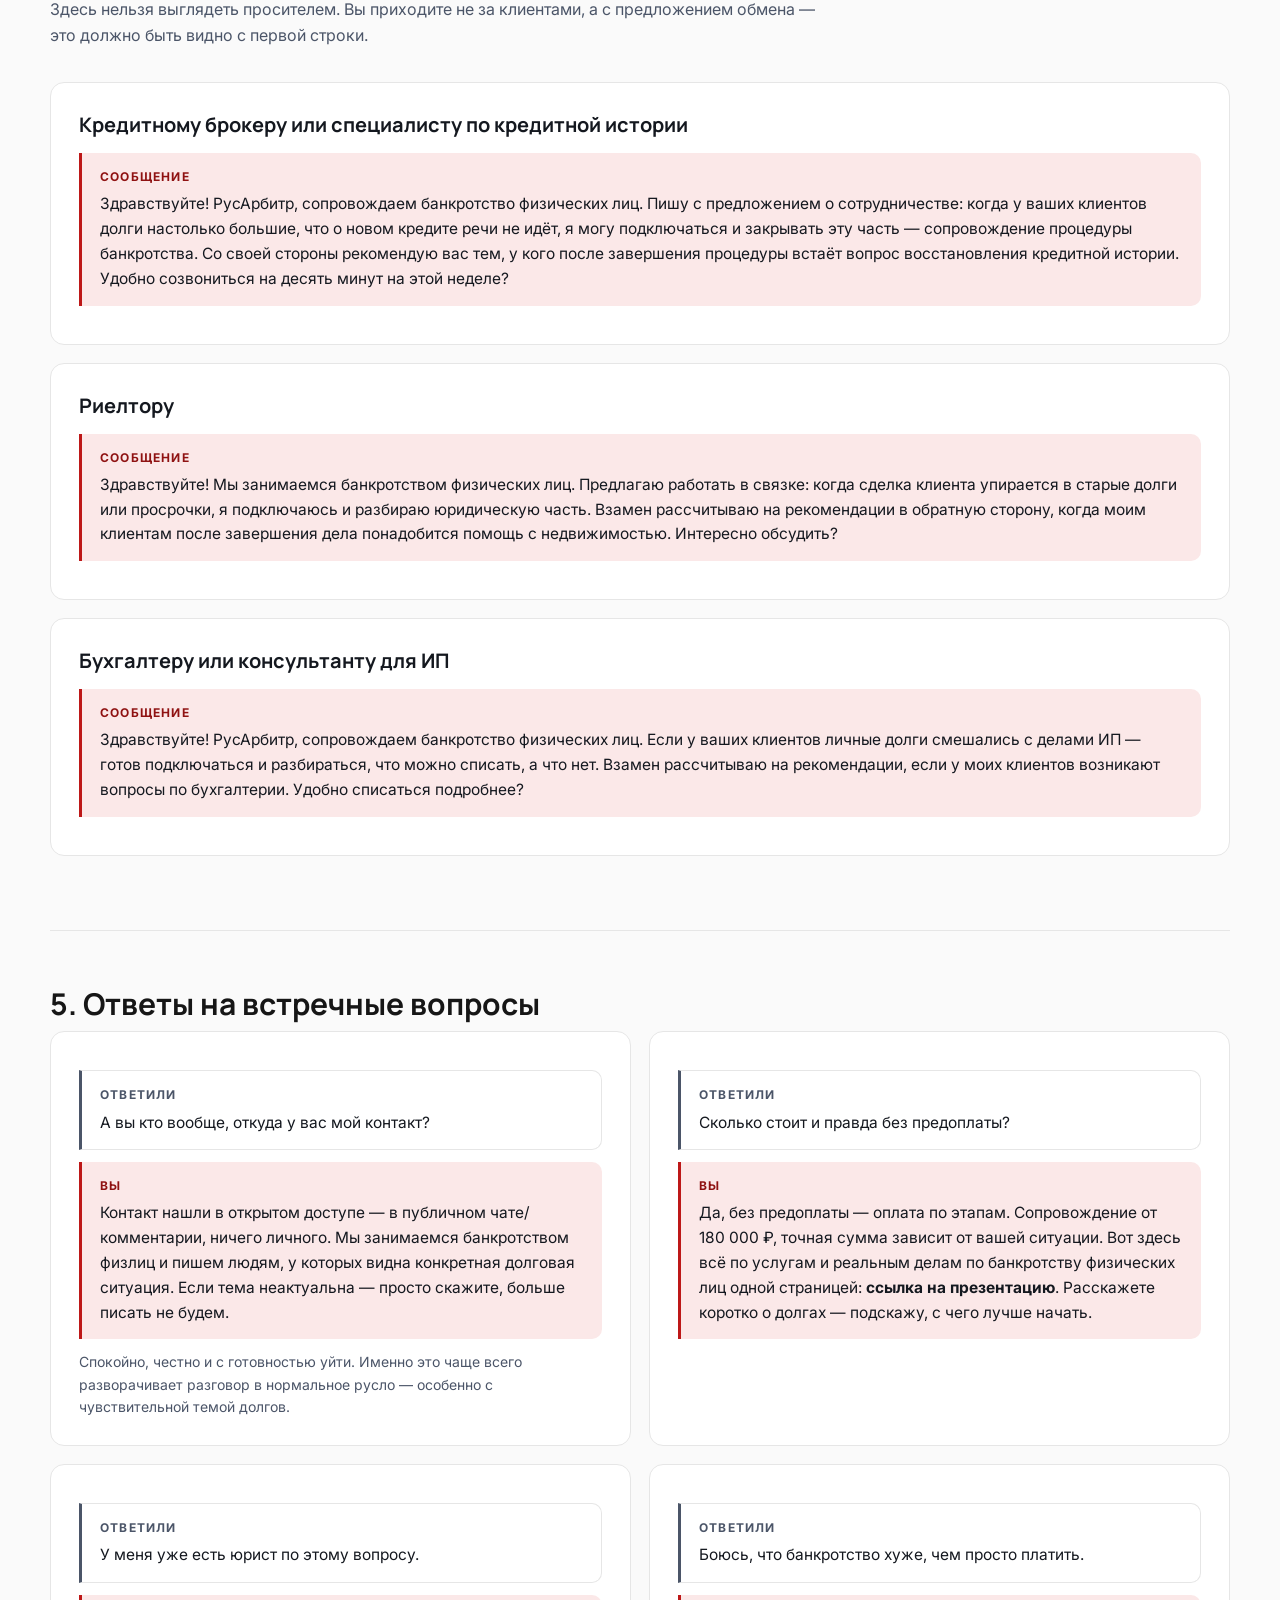
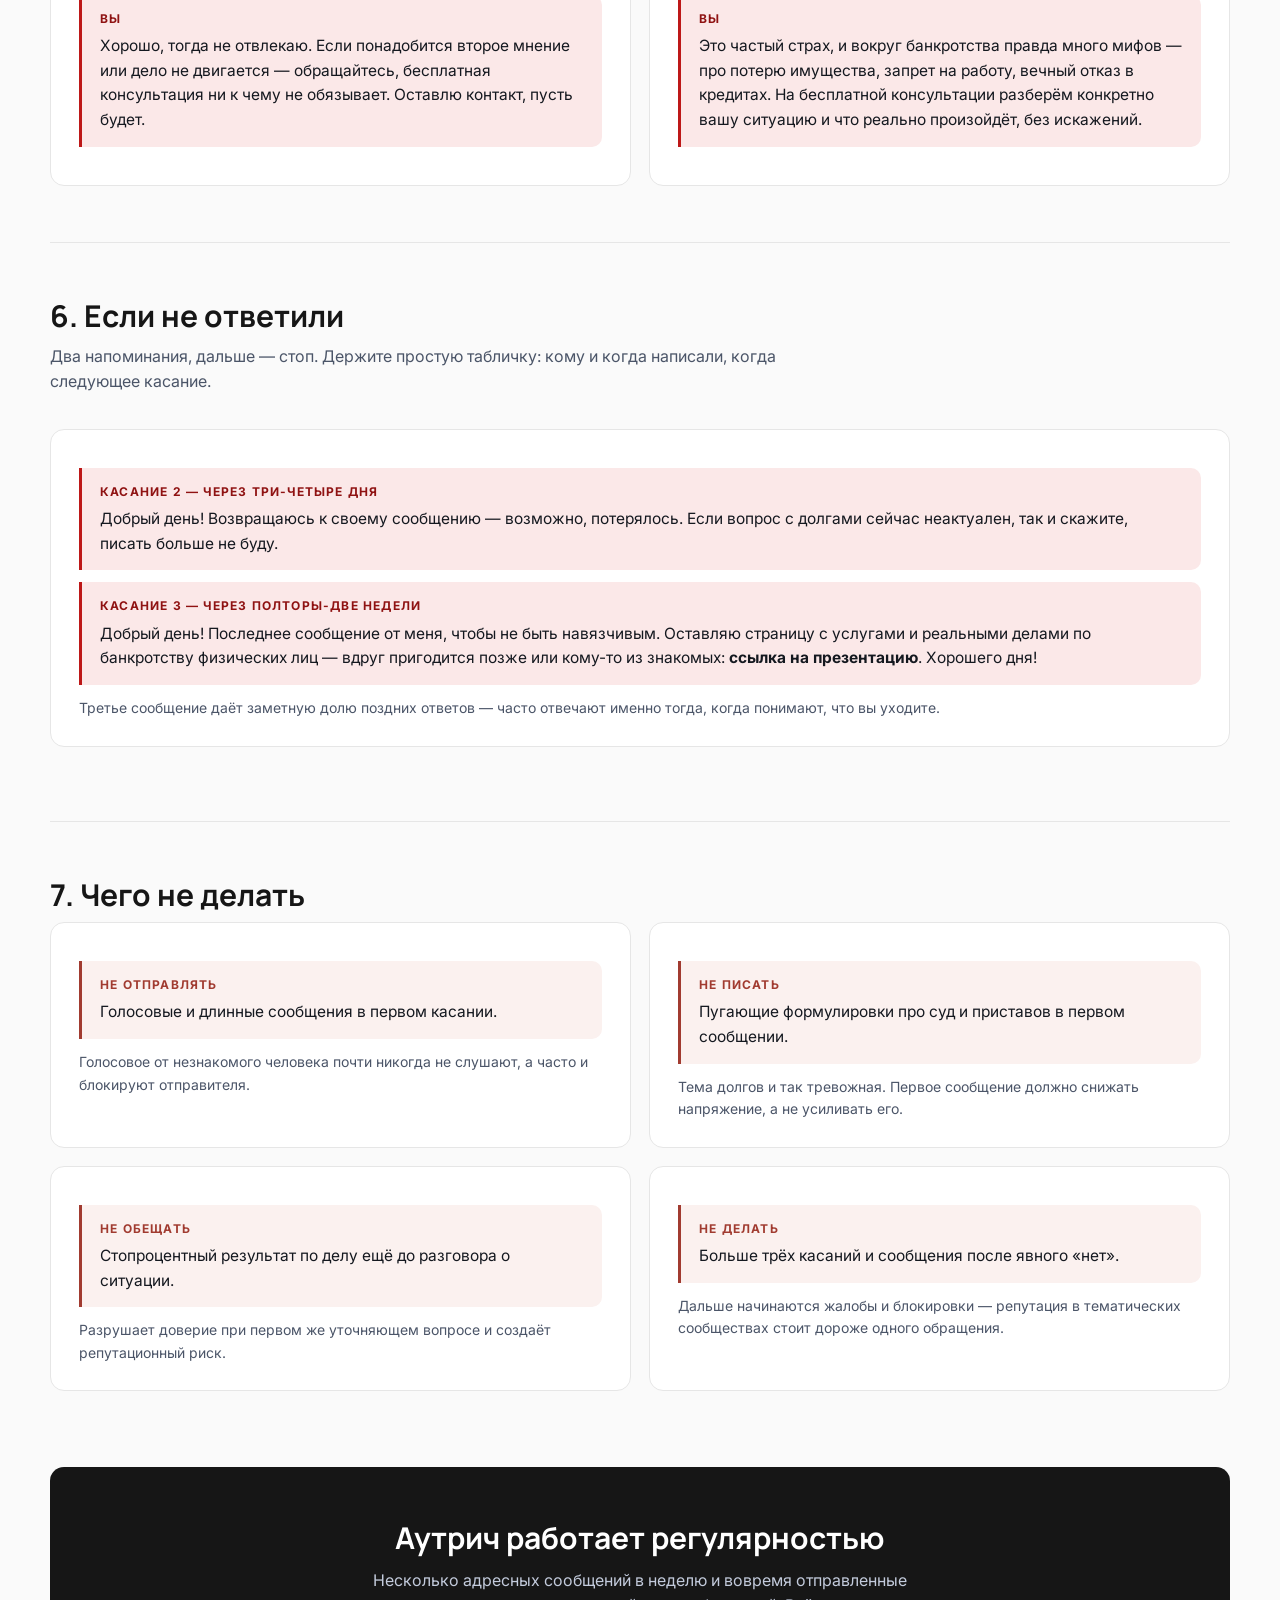
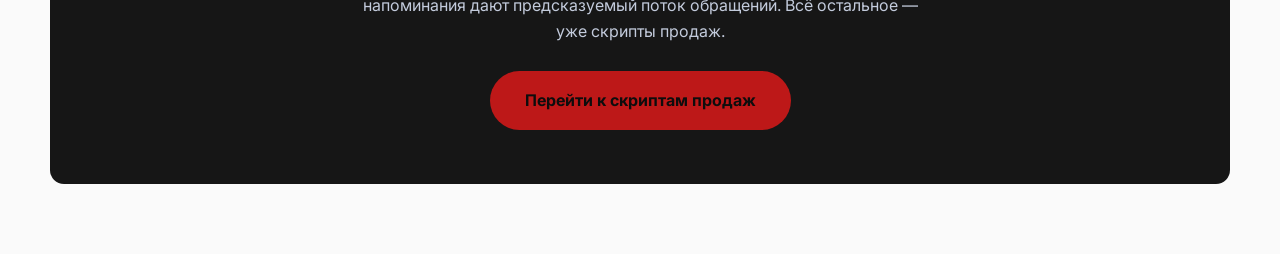
<file: outreach.html>
<!DOCTYPE html>
<html lang="ru">
<head>
<meta charset="UTF-8">
<meta name="viewport" content="width=device-width, initial-scale=1.0">
<title>Скрипт холодных сообщений — РусАрбитр</title>
<meta name="description" content="Как писать первыми людям с долгами и потенциальным партнёрам: сегменты, первое сообщение, ответы на встречные вопросы, цепочка касаний.">
<meta name="robots" content="noindex">
<link rel="preconnect" href="https://fonts.googleapis.com">
<link rel="preconnect" href="https://fonts.gstatic.com" crossorigin>
<link href="https://fonts.googleapis.com/css2?family=Inter:wght@400;500;600;700;800&family=Manrope:wght@500;600;700;800&display=swap" rel="stylesheet">
<link rel="stylesheet" href="styles.css">
<link rel="stylesheet" href="materials.css">
</head>
<body>

<div class="doc-bar">
  <div class="doc-bar__inner">
    <a href="index.html" class="doc-bar__back">← <span>Назад на сайт</span></a>
    <div class="doc-bar__actions">
      <a href="materials.html" class="btn btn--ghost">Все материалы</a>
      <a href="scripts.html" class="btn btn--ghost">Скрипты продаж</a>
      <button class="btn btn--primary" onclick="window.print()">Сохранить в PDF</button>
    </div>
  </div>
</div>

<div class="container">

  <section class="doc-hero">
    <p class="eyebrow">Материал для внутреннего пользования</p>
    <h1>Скрипт холодных сообщений: как писать первыми</h1>
    <p class="doc-hero__lead">Входящие заявки с сайта — это поток, который сложно ускорить напрямую. Аутрич — то, что можно включить в любой момент, когда нужно больше обращений. Здесь — кому писать, что писать в первом сообщении и как довести переписку до бесплатной консультации, не превращаясь в рассылку.</p>
    <nav class="toc">
      <a href="#who">Кому писать</a>
      <a href="#rules">Правила</a>
      <a href="#first">Первое сообщение</a>
      <a href="#partners">Партнёрам</a>
      <a href="#answers">Встречные вопросы</a>
      <a href="#followup">Если молчат</a>
      <a href="#stop">Чего не делать</a>
    </nav>
  </section>

  <section class="doc-section" id="who">
    <h2>1. Кому писать</h2>
    <p class="doc-section__lead">Два направления. Прямое — люди, у которых уже видна долговая ситуация. Партнёрское — те, к кому такие люди обращаются раньше вас. Второе даёт меньше ответов, но каждый партнёр приводит обращения регулярно.</p>

    <div class="grid-2">
      <div class="card">
        <span class="tag">Прямая аудитория</span>
        <p class="card__title">У кого уже видна долговая ситуация</p>
        <ul class="ul">
          <li><b>Участники тематических чатов и групп про кредиты и долги</b> — люди сами описывают ситуацию с просрочками, коллекторами, судебными приказами.</li>
          <li><b>Комментаторы постов о коллекторах и взысканиях</b> — часто прямо пишут о своей ситуации в комментариях под чужими историями.</li>
          <li><b>Подписчики каналов про финансовую грамотность и личные финансы</b> — интересуются темой долгов, но не всегда знают о праве на банкротство.</li>
          <li><b>Прошлые обращения, которые не довели до консультации</b> — недооценённая база: часть за это время просрочка выросла, и вопрос стал острее.</li>
        </ul>
      </div>
      <div class="card">
        <span class="tag">Партнёры</span>
        <p class="card__title">У кого клиенты с долгами уже в контакте</p>
        <ul class="ul">
          <li><b>Кредитные брокеры и специалисты по кредитной истории</b> — видят клиентов, которым отказывают в новых кредитах из-за старых долгов.</li>
          <li><b>Риелторы</b> — сделки нередко упираются в долги и просрочки клиента, которые надо сначала закрыть или списать.</li>
          <li><b>Бухгалтеры и консультанты для ИП</b> — сталкиваются с предпринимателями, у которых личные долги смешались с бизнесом.</li>
          <li><b>Юристы смежных направлений</b> — которые не ведут банкротство сами, но встречают такие запросы у клиентов.</li>
        </ul>
      </div>
    </div>
  </section>

  <section class="doc-section" id="rules">
    <h2>2. Четыре правила, без которых аутрич не работает</h2>
    <div class="grid-2">
      <div class="card">
        <p class="card__title">Повод важнее текста</p>
        <p>В первом сообщении должно быть понятно, почему вы пишете именно этому человеку. Обращение по конкретной теме работает, общее «поможем списать долги всем» — нет.</p>
      </div>
      <div class="card">
        <p class="card__title">Не давить и не пугать в первом сообщении</p>
        <p>Тема долгов и так стрессовая. Цель первого касания — получить ответ, а не напугать формулировками про суды и приставов.</p>
      </div>
      <div class="card">
        <p class="card__title">Короткое сообщение и один вопрос в конце</p>
        <p>Три-четыре строки максимум. Один вопрос, на который легко ответить «да» или «нет». Длинный текст от незнакомого адресата обычно не дочитывают.</p>
      </div>
      <div class="card">
        <p class="card__title">Объём вместо надежды</p>
        <p>Ответ приходит примерно на каждое пятое-десятое сообщение. Регулярность даёт стабильный поток обращений, три сообщения в неделю не дают ничего.</p>
      </div>
    </div>
    <div class="tip">
      <strong>Куда вести:</strong> в конце разговора отправляйте ссылку на презентацию услуг. Она отвечает на вопросы про цену и порядок работы лучше, чем длинное сообщение, и сразу показывает реальные дела по банкротству физических лиц.
    </div>
  </section>

  <section class="doc-section" id="first">
    <h2>3. Первое сообщение — по сегментам</h2>
    <p class="doc-section__lead">Каждый вариант заканчивается лёгким вопросом. Ответить на такое проще, чем промолчать.</p>

    <div class="card">
      <span class="tag">Тематический чат</span>
      <p class="card__title">Человеку, который описал свою долговую ситуацию в группе</p>
      <div class="say">
        <span class="say__who">Сообщение</span>
        Добрый день! Увидел(-а) ваше сообщение про долги (или: про звонки коллекторов, суд) — похожая ситуация встречается нередко, и по закону есть законный способ её решить. Если актуально, могу коротко подсказать, применимо ли банкротство в вашем случае, без обязательств. Расскажете чуть подробнее, что сейчас происходит?
      </div>
      <p class="card__note">Работает конкретная привязка к теме, которую человек уже сам написал публично, — это продолжение его собственного разговора, а не холодный контакт «с нуля».</p>
    </div>

    <div class="card">
      <span class="tag">Комментарий под постом</span>
      <p class="card__title">Тем, кто пишет про коллекторов и взыскания</p>
      <div class="say">
        <span class="say__who">Сообщение</span>
        Здравствуйте! Прочитал(-а) ваш комментарий — знакомая история. По закону 127-ФЗ у вас есть право на банкротство, если сумма и сроки просрочки подходят. Есть бесплатная консультация, на которой честно скажем, применимо ли это к вашей ситуации. Интересно разобраться?
      </div>
    </div>

    <div class="card">
      <span class="tag">Реактивация</span>
      <p class="card__title">Тем, кто обращался раньше и пропал</p>
      <div class="say">
        <span class="say__who">Сообщение</span>
        Добрый день! Мы общались некоторое время назад по вашему вопросу с долгами. Решила уточнить: ситуация разрешилась или вопрос всё ещё открыт? Если открыт — готовы снова провести бесплатную консультацию.
      </div>
      <p class="card__note">Самый дешёвый источник новых обращений. Раз в квартал стоит проходить по старым перепискам — это час работы и обычно несколько вернувшихся заявок.</p>
    </div>
  </section>

  <section class="doc-section" id="partners">
    <h2>4. Партнёрам</h2>
    <p class="doc-section__lead">Здесь нельзя выглядеть просителем. Вы приходите не за клиентами, а с предложением обмена — это должно быть видно с первой строки.</p>

    <div class="card">
      <p class="card__title">Кредитному брокеру или специалисту по кредитной истории</p>
      <div class="say">
        <span class="say__who">Сообщение</span>
        Здравствуйте! РусАрбитр, сопровождаем банкротство физических лиц. Пишу с предложением о сотрудничестве: когда у ваших клиентов долги настолько большие, что о новом кредите речи не идёт, я могу подключаться и закрывать эту часть — сопровождение процедуры банкротства. Со своей стороны рекомендую вас тем, у кого после завершения процедуры встаёт вопрос восстановления кредитной истории. Удобно созвониться на десять минут на этой неделе?
      </div>
    </div>

    <div class="card">
      <p class="card__title">Риелтору</p>
      <div class="say">
        <span class="say__who">Сообщение</span>
        Здравствуйте! Мы занимаемся банкротством физических лиц. Предлагаю работать в связке: когда сделка клиента упирается в старые долги или просрочки, я подключаюсь и разбираю юридическую часть. Взамен рассчитываю на рекомендации в обратную сторону, когда моим клиентам после завершения дела понадобится помощь с недвижимостью. Интересно обсудить?
      </div>
    </div>

    <div class="card">
      <p class="card__title">Бухгалтеру или консультанту для ИП</p>
      <div class="say">
        <span class="say__who">Сообщение</span>
        Здравствуйте! РусАрбитр, сопровождаем банкротство физических лиц. Если у ваших клиентов личные долги смешались с делами ИП — готов подключаться и разбираться, что можно списать, а что нет. Взамен рассчитываю на рекомендации, если у моих клиентов возникают вопросы по бухгалтерии. Удобно списаться подробнее?
      </div>
    </div>
  </section>

  <section class="doc-section" id="answers">
    <h2>5. Ответы на встречные вопросы</h2>

    <div class="grid-2">
      <div class="card">
        <div class="say say--client"><span class="say__who">Ответили</span>А вы кто вообще, откуда у вас мой контакт?</div>
        <div class="say">
          <span class="say__who">Вы</span>
          Контакт нашли в открытом доступе — в публичном чате/комментарии, ничего личного. Мы занимаемся банкротством физлиц и пишем людям, у которых видна конкретная долговая ситуация. Если тема неактуальна — просто скажите, больше писать не будем.
        </div>
        <p class="card__note">Спокойно, честно и с готовностью уйти. Именно это чаще всего разворачивает разговор в нормальное русло — особенно с чувствительной темой долгов.</p>
      </div>
      <div class="card">
        <div class="say say--client"><span class="say__who">Ответили</span>Сколько стоит и правда без предоплаты?</div>
        <div class="say">
          <span class="say__who">Вы</span>
          Да, без предоплаты — оплата по этапам. Сопровождение от 180 000 ₽, точная сумма зависит от вашей ситуации. Вот здесь всё по услугам и реальным делам по банкротству физических лиц одной страницей: <b>ссылка на презентацию</b>. Расскажете коротко о долгах — подскажу, с чего лучше начать.
        </div>
      </div>
      <div class="card">
        <div class="say say--client"><span class="say__who">Ответили</span>У меня уже есть юрист по этому вопросу.</div>
        <div class="say">
          <span class="say__who">Вы</span>
          Хорошо, тогда не отвлекаю. Если понадобится второе мнение или дело не двигается — обращайтесь, бесплатная консультация ни к чему не обязывает. Оставлю контакт, пусть будет.
        </div>
      </div>
      <div class="card">
        <div class="say say--client"><span class="say__who">Ответили</span>Боюсь, что банкротство хуже, чем просто платить.</div>
        <div class="say">
          <span class="say__who">Вы</span>
          Это частый страх, и вокруг банкротства правда много мифов — про потерю имущества, запрет на работу, вечный отказ в кредитах. На бесплатной консультации разберём конкретно вашу ситуацию и что реально произойдёт, без искажений.
        </div>
      </div>
    </div>
  </section>

  <section class="doc-section" id="followup">
    <h2>6. Если не ответили</h2>
    <p class="doc-section__lead">Два напоминания, дальше — стоп. Держите простую табличку: кому и когда написали, когда следующее касание.</p>

    <div class="card">
      <div class="say">
        <span class="say__who">Касание 2 — через три-четыре дня</span>
        Добрый день! Возвращаюсь к своему сообщению — возможно, потерялось. Если вопрос с долгами сейчас неактуален, так и скажите, писать больше не буду.
      </div>
      <div class="say">
        <span class="say__who">Касание 3 — через полторы-две недели</span>
        Добрый день! Последнее сообщение от меня, чтобы не быть навязчивым. Оставляю страницу с услугами и реальными делами по банкротству физических лиц — вдруг пригодится позже или кому-то из знакомых: <b>ссылка на презентацию</b>. Хорошего дня!
      </div>
      <p class="card__note">Третье сообщение даёт заметную долю поздних ответов — часто отвечают именно тогда, когда понимают, что вы уходите.</p>
    </div>
  </section>

  <section class="doc-section" id="stop">
    <h2>7. Чего не делать</h2>
    <div class="grid-2">
      <div class="card">
        <div class="say say--stop"><span class="say__who">Не отправлять</span>Голосовые и длинные сообщения в первом касании.</div>
        <p class="card__note">Голосовое от незнакомого человека почти никогда не слушают, а часто и блокируют отправителя.</p>
      </div>
      <div class="card">
        <div class="say say--stop"><span class="say__who">Не писать</span>Пугающие формулировки про суд и приставов в первом сообщении.</div>
        <p class="card__note">Тема долгов и так тревожная. Первое сообщение должно снижать напряжение, а не усиливать его.</p>
      </div>
      <div class="card">
        <div class="say say--stop"><span class="say__who">Не обещать</span>Стопроцентный результат по делу ещё до разговора о ситуации.</div>
        <p class="card__note">Разрушает доверие при первом же уточняющем вопросе и создаёт репутационный риск.</p>
      </div>
      <div class="card">
        <div class="say say--stop"><span class="say__who">Не делать</span>Больше трёх касаний и сообщения после явного «нет».</div>
        <p class="card__note">Дальше начинаются жалобы и блокировки — репутация в тематических сообществах стоит дороже одного обращения.</p>
      </div>
    </div>
  </section>

  <div class="cta-final">
    <h2>Аутрич работает регулярностью</h2>
    <p>Несколько адресных сообщений в неделю и вовремя отправленные напоминания дают предсказуемый поток обращений. Всё остальное — уже скрипты продаж.</p>
    <a href="scripts.html" class="btn btn--primary btn--lg">Перейти к скриптам продаж</a>
  </div>

</div>

</body>
</html>
</file>
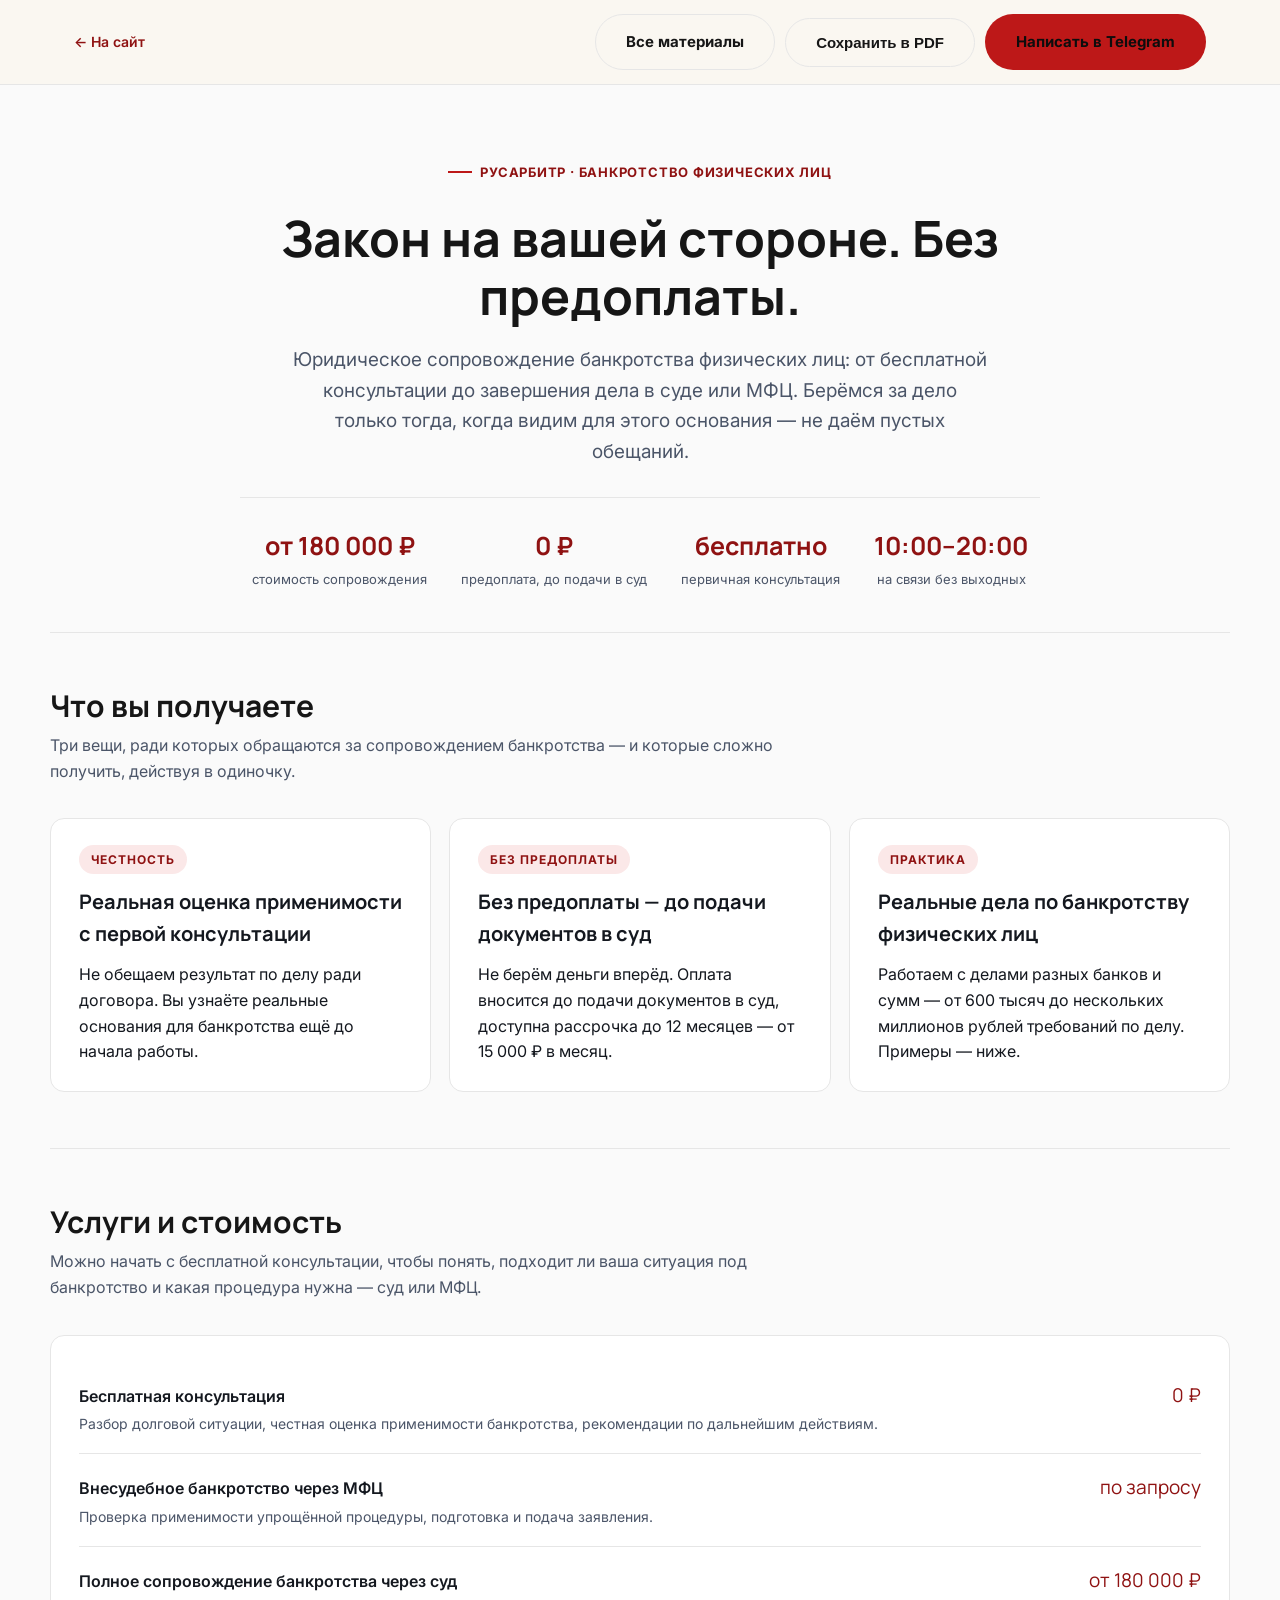
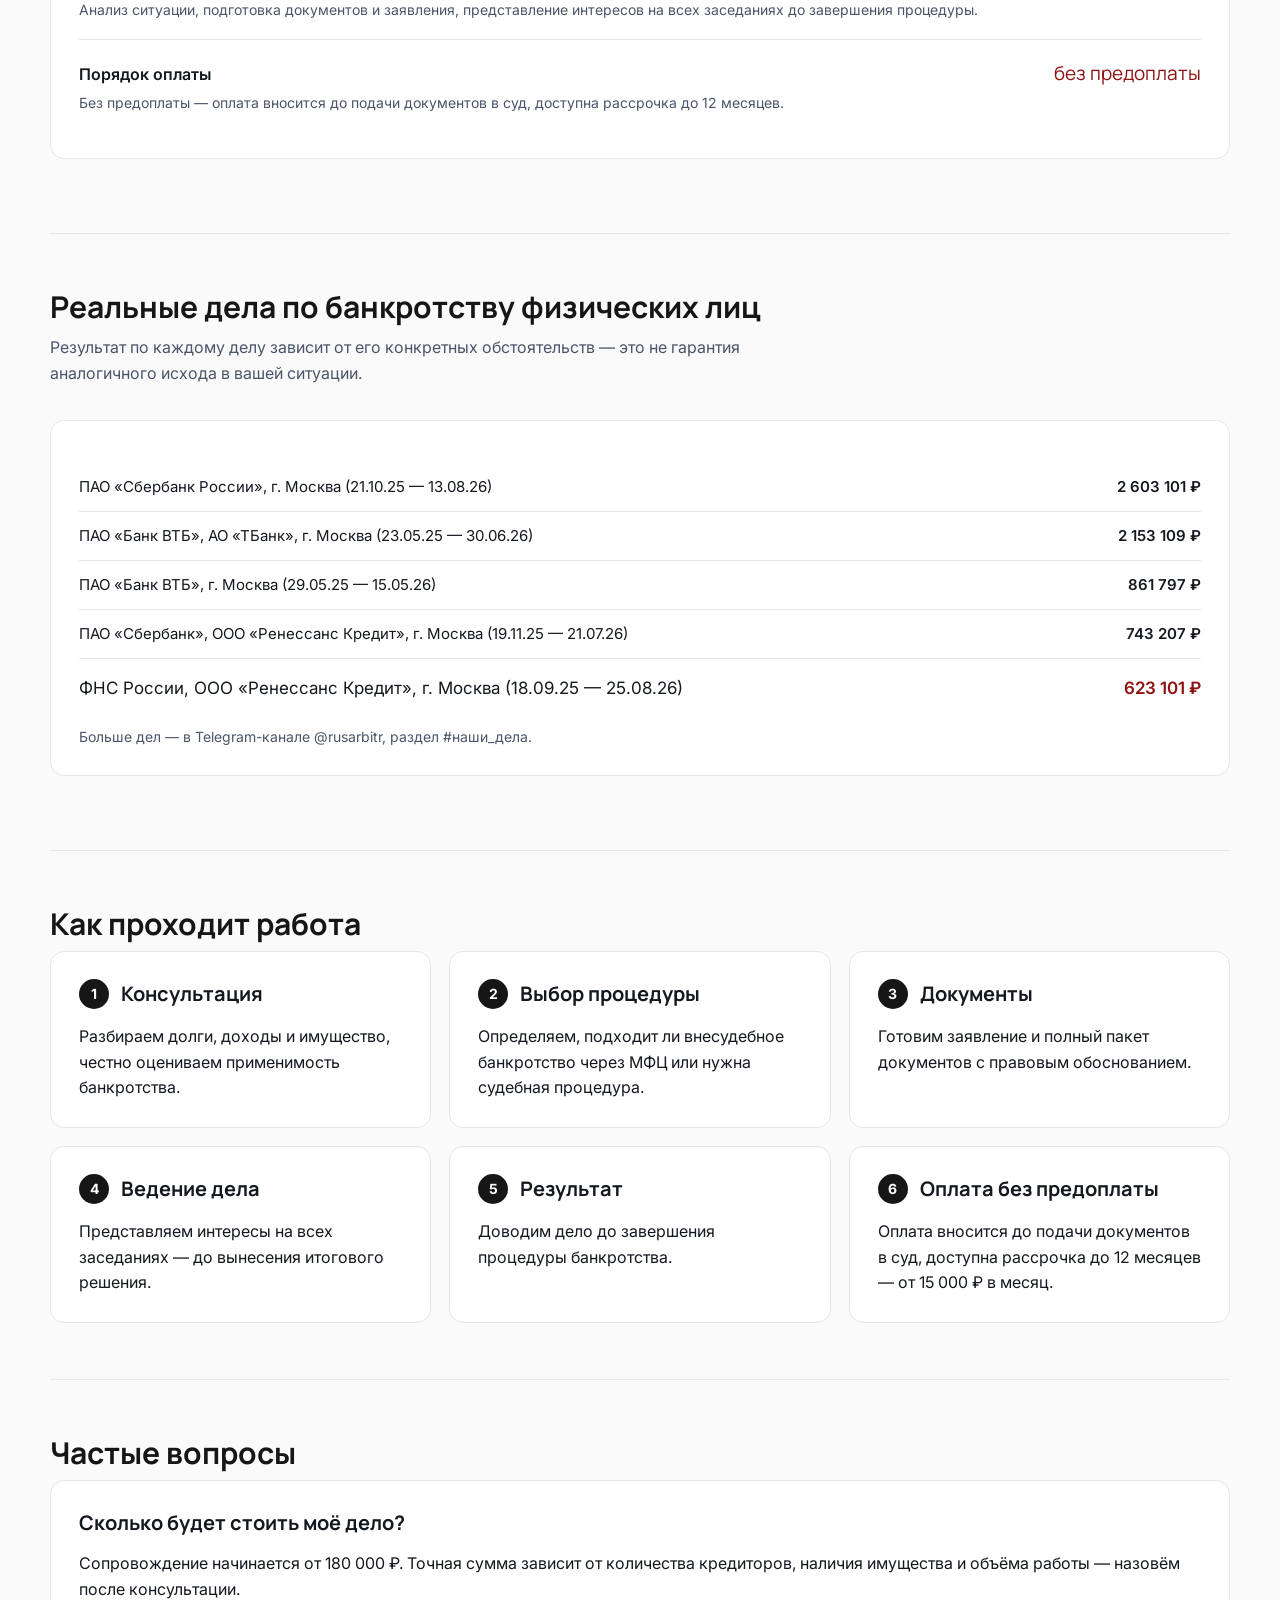
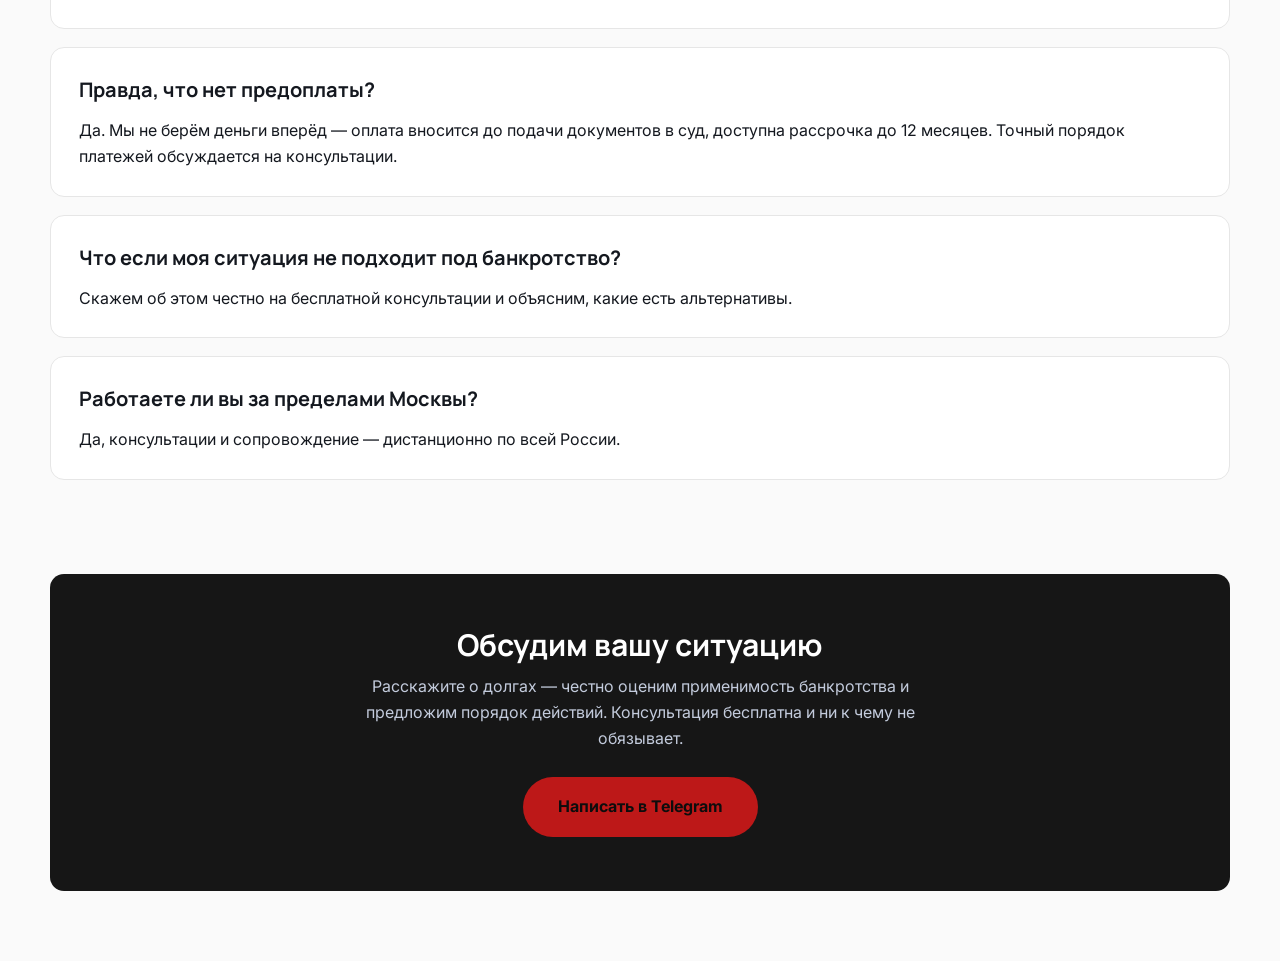
<file: presentation.html>
<!DOCTYPE html>
<html lang="ru">
<head>
<meta charset="UTF-8">
<meta name="viewport" content="width=device-width, initial-scale=1.0">
<title>Презентация услуг — РусАрбитр</title>
<meta name="description" content="Банкротство физических лиц: что входит в сопровождение, сколько стоит без предоплаты и реальные дела по банкротству физических лиц — на одной странице.">
<link rel="preconnect" href="https://fonts.googleapis.com">
<link rel="preconnect" href="https://fonts.gstatic.com" crossorigin>
<link href="https://fonts.googleapis.com/css2?family=Inter:wght@400;500;600;700;800&family=Manrope:wght@500;600;700;800&display=swap" rel="stylesheet">
<link rel="stylesheet" href="styles.css">
<link rel="stylesheet" href="materials.css">
</head>
<body>

<div class="doc-bar">
  <div class="doc-bar__inner">
    <a href="index.html" class="doc-bar__back">← <span>На сайт</span></a>
    <div class="doc-bar__actions">
      <a href="materials.html" class="btn btn--ghost">Все материалы</a>
      <button class="btn btn--ghost" onclick="window.print()">Сохранить в PDF</button>
      <a href="https://t.me/rusarbitr" target="_blank" rel="noopener" class="btn btn--primary">Написать в Telegram</a>
    </div>
  </div>
</div>

<div class="container">

  <section class="pitch">
    <p class="eyebrow eyebrow--center">РусАрбитр · банкротство физических лиц</p>
    <h1>Закон на вашей стороне. Без предоплаты.</h1>
    <p class="pitch__lead">Юридическое сопровождение банкротства физических лиц: от бесплатной консультации до завершения дела в суде или МФЦ. Берёмся за дело только тогда, когда видим для этого основания — не даём пустых обещаний.</p>
    <div class="pitch__meta">
      <div><b>от 180 000 ₽</b><span>стоимость сопровождения</span></div>
      <div><b>0 ₽</b><span>предоплата, до подачи в суд</span></div>
      <div><b>бесплатно</b><span>первичная консультация</span></div>
      <div><b>10:00–20:00</b><span>на связи без выходных</span></div>
    </div>
  </section>

  <section class="doc-section">
    <h2>Что вы получаете</h2>
    <p class="doc-section__lead">Три вещи, ради которых обращаются за сопровождением банкротства — и которые сложно получить, действуя в одиночку.</p>
    <div class="grid-3">
      <div class="card">
        <span class="tag">Честность</span>
        <p class="card__title">Реальная оценка применимости с первой консультации</p>
        <p>Не обещаем результат по делу ради договора. Вы узнаёте реальные основания для банкротства ещё до начала работы.</p>
      </div>
      <div class="card">
        <span class="tag">Без предоплаты</span>
        <p class="card__title">Без предоплаты — до подачи документов в суд</p>
        <p>Не берём деньги вперёд. Оплата вносится до подачи документов в суд, доступна рассрочка до 12 месяцев — от 15 000 ₽ в месяц.</p>
      </div>
      <div class="card">
        <span class="tag">Практика</span>
        <p class="card__title">Реальные дела по банкротству физических лиц</p>
        <p>Работаем с делами разных банков и сумм — от 600 тысяч до нескольких миллионов рублей требований по делу. Примеры — ниже.</p>
      </div>
    </div>
  </section>

  <section class="doc-section">
    <h2>Услуги и стоимость</h2>
    <p class="doc-section__lead">Можно начать с бесплатной консультации, чтобы понять, подходит ли ваша ситуация под банкротство и какая процедура нужна — суд или МФЦ.</p>

    <div class="card">
      <div class="offer">
        <div>
          <span class="offer__name">Бесплатная консультация</span>
          <span class="offer__desc">Разбор долговой ситуации, честная оценка применимости банкротства, рекомендации по дальнейшим действиям.</span>
        </div>
        <span class="offer__price">0 ₽</span>
      </div>
      <div class="offer">
        <div>
          <span class="offer__name">Внесудебное банкротство через МФЦ</span>
          <span class="offer__desc">Проверка применимости упрощённой процедуры, подготовка и подача заявления.</span>
        </div>
        <span class="offer__price">по запросу</span>
      </div>
      <div class="offer">
        <div>
          <span class="offer__name">Полное сопровождение банкротства через суд</span>
          <span class="offer__desc">Анализ ситуации, подготовка документов и заявления, представление интересов на всех заседаниях до завершения процедуры.</span>
        </div>
        <span class="offer__price">от 180 000 ₽</span>
      </div>
      <div class="offer">
        <div>
          <span class="offer__name">Порядок оплаты</span>
          <span class="offer__desc">Без предоплаты — оплата вносится до подачи документов в суд, доступна рассрочка до 12 месяцев.</span>
        </div>
        <span class="offer__price">без предоплаты</span>
      </div>
    </div>
  </section>

  <section class="doc-section">
    <h2>Реальные дела по банкротству физических лиц</h2>
    <p class="doc-section__lead">Результат по каждому делу зависит от его конкретных обстоятельств — это не гарантия аналогичного исхода в вашей ситуации.</p>
    <div class="card">
      <table class="calc">
        <tr><td>ПАО «Сбербанк России», г. Москва (21.10.25 — 13.08.26)</td><td>2 603 101 ₽</td></tr>
        <tr><td>ПАО «Банк ВТБ», АО «ТБанк», г. Москва (23.05.25 — 30.06.26)</td><td>2 153 109 ₽</td></tr>
        <tr><td>ПАО «Банк ВТБ», г. Москва (29.05.25 — 15.05.26)</td><td>861 797 ₽</td></tr>
        <tr><td>ПАО «Сбербанк», ООО «Ренессанс Кредит», г. Москва (19.11.25 — 21.07.26)</td><td>743 207 ₽</td></tr>
        <tr><td>ФНС России, ООО «Ренессанс Кредит», г. Москва (18.09.25 — 25.08.26)</td><td>623 101 ₽</td></tr>
      </table>
      <p class="card__note">Больше дел — в Telegram-канале <a href="https://t.me/rusarbitr" target="_blank" rel="noopener">@rusarbitr</a>, раздел #наши_дела.</p>
    </div>
  </section>

  <section class="doc-section">
    <h2>Как проходит работа</h2>
    <div class="grid-3">
      <div class="card">
        <div class="card__head"><span class="card__step">1</span><p class="card__title">Консультация</p></div>
        <p>Разбираем долги, доходы и имущество, честно оцениваем применимость банкротства.</p>
      </div>
      <div class="card">
        <div class="card__head"><span class="card__step">2</span><p class="card__title">Выбор процедуры</p></div>
        <p>Определяем, подходит ли внесудебное банкротство через МФЦ или нужна судебная процедура.</p>
      </div>
      <div class="card">
        <div class="card__head"><span class="card__step">3</span><p class="card__title">Документы</p></div>
        <p>Готовим заявление и полный пакет документов с правовым обоснованием.</p>
      </div>
      <div class="card">
        <div class="card__head"><span class="card__step">4</span><p class="card__title">Ведение дела</p></div>
        <p>Представляем интересы на всех заседаниях — до вынесения итогового решения.</p>
      </div>
      <div class="card">
        <div class="card__head"><span class="card__step">5</span><p class="card__title">Результат</p></div>
        <p>Доводим дело до завершения процедуры банкротства.</p>
      </div>
      <div class="card">
        <div class="card__head"><span class="card__step">6</span><p class="card__title">Оплата без предоплаты</p></div>
        <p>Оплата вносится до подачи документов в суд, доступна рассрочка до 12 месяцев — от 15 000 ₽ в месяц.</p>
      </div>
    </div>
  </section>

  <section class="doc-section">
    <h2>Частые вопросы</h2>
    <div class="card">
      <p class="card__title">Сколько будет стоить моё дело?</p>
      <p>Сопровождение начинается от 180 000 ₽. Точная сумма зависит от количества кредиторов, наличия имущества и объёма работы — назовём после консультации.</p>
    </div>
    <div class="card">
      <p class="card__title">Правда, что нет предоплаты?</p>
      <p>Да. Мы не берём деньги вперёд — оплата вносится до подачи документов в суд, доступна рассрочка до 12 месяцев. Точный порядок платежей обсуждается на консультации.</p>
    </div>
    <div class="card">
      <p class="card__title">Что если моя ситуация не подходит под банкротство?</p>
      <p>Скажем об этом честно на бесплатной консультации и объясним, какие есть альтернативы.</p>
    </div>
    <div class="card">
      <p class="card__title">Работаете ли вы за пределами Москвы?</p>
      <p>Да, консультации и сопровождение — дистанционно по всей России.</p>
    </div>
  </section>

  <div class="cta-final">
    <h2>Обсудим вашу ситуацию</h2>
    <p>Расскажите о долгах — честно оценим применимость банкротства и предложим порядок действий. Консультация бесплатна и ни к чему не обязывает.</p>
    <a href="https://t.me/rusarbitr" target="_blank" rel="noopener" class="btn btn--primary btn--lg">Написать в Telegram</a>
  </div>

</div>

</body>
</html>
</file>
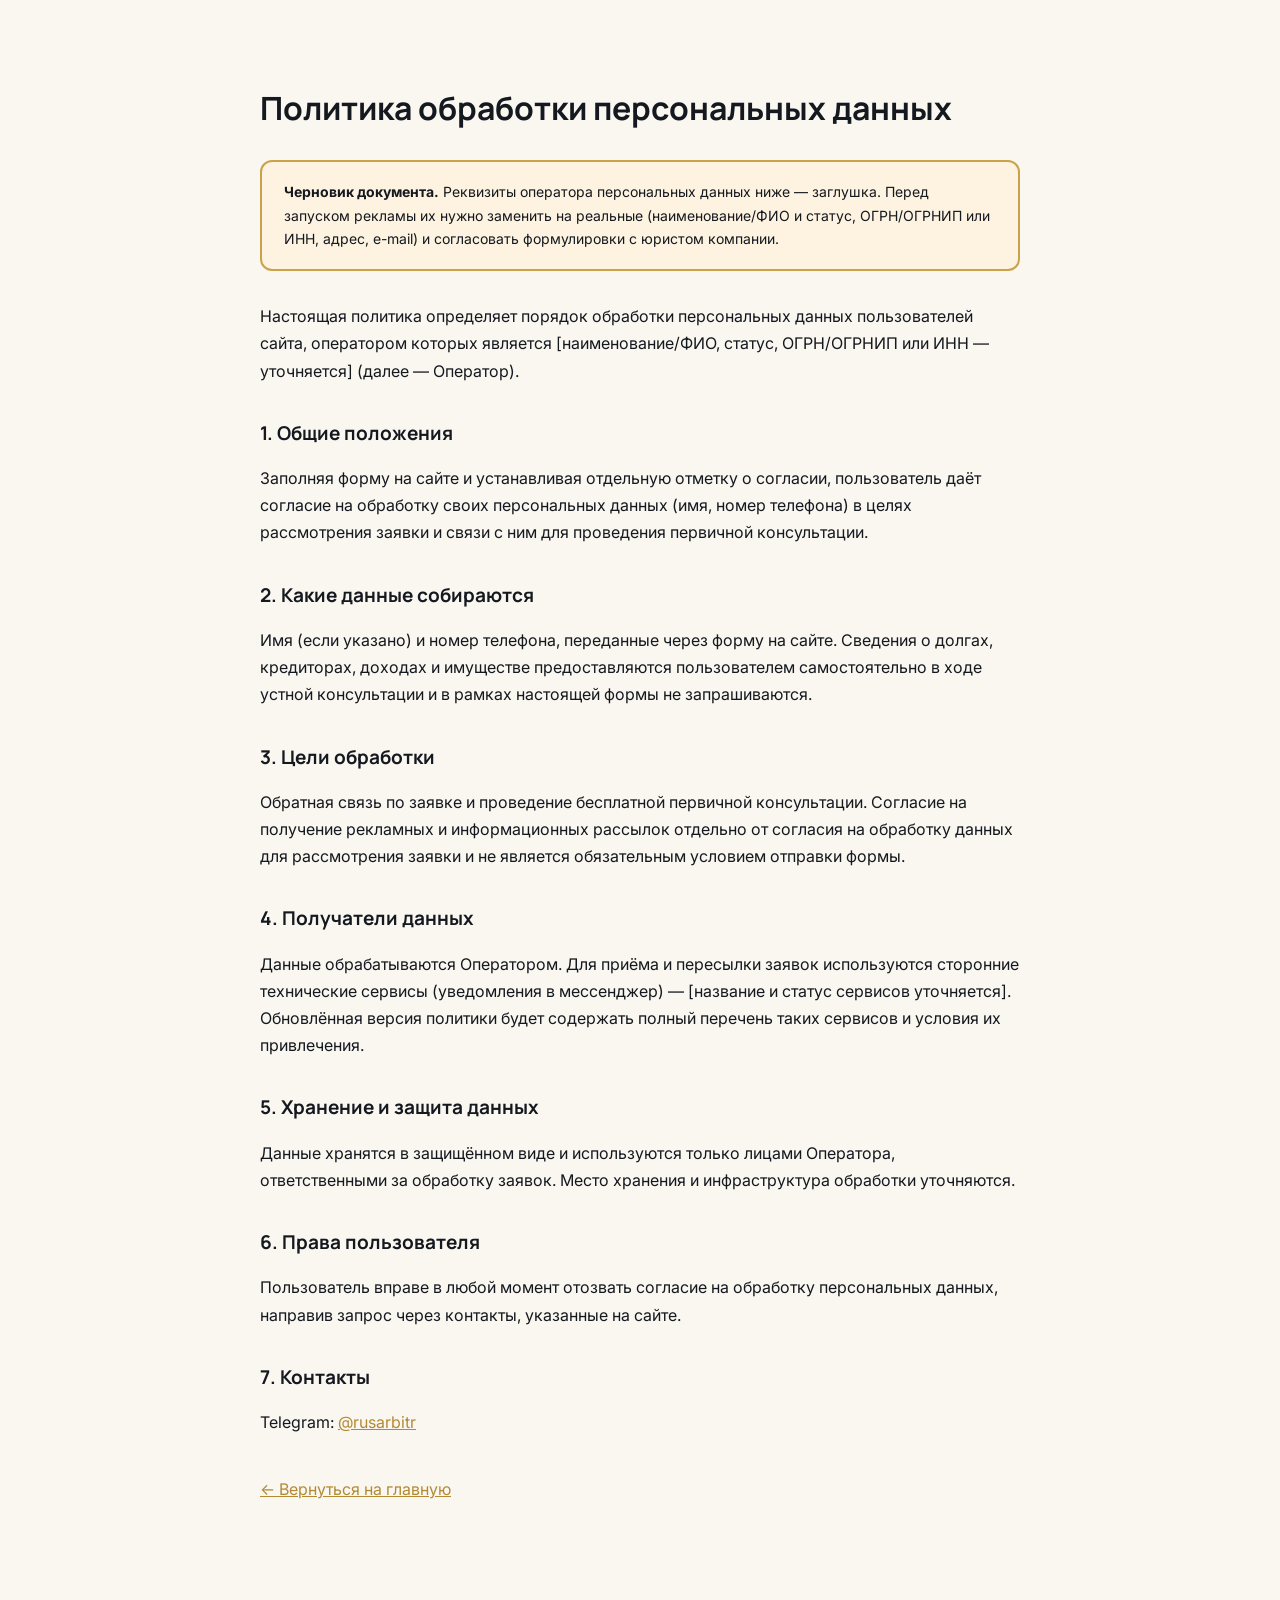
<file: privacy.html>
<!DOCTYPE html>
<html lang="ru">
<head>
<meta charset="UTF-8">
<meta name="viewport" content="width=device-width, initial-scale=1.0">
<title>Политика обработки персональных данных — РусАрбитр</title>
<link href="https://fonts.googleapis.com/css2?family=Inter:wght@400;500;600;700&family=Manrope:wght@700;800&display=swap" rel="stylesheet">
<style>
  body { font-family: 'Inter', sans-serif; max-width: 760px; margin: 0 auto; padding: 60px 24px 100px; color: #14181f; line-height: 1.7; background:#faf7f1; }
  h1 { font-family: 'Manrope', sans-serif; margin-bottom: 24px; }
  h2 { font-family: 'Manrope', sans-serif; margin: 32px 0 12px; font-size: 19px; }
  a { color: #b28a34; }
  .todo { background: #fdf3e0; border: 2px solid #c9a24a; border-radius: 12px; padding: 18px 22px; font-size: 14px; margin-bottom: 32px; }
</style>
</head>
<body>
  <h1>Политика обработки персональных данных</h1>

  <div class="todo"><strong>Черновик документа.</strong> Реквизиты оператора персональных данных ниже — заглушка. Перед запуском рекламы их нужно заменить на реальные (наименование/ФИО и статус, ОГРН/ОГРНИП или ИНН, адрес, e-mail) и согласовать формулировки с юристом компании.</div>

  <p>Настоящая политика определяет порядок обработки персональных данных пользователей сайта, оператором которых является [наименование/ФИО, статус, ОГРН/ОГРНИП или ИНН — уточняется] (далее — Оператор).</p>

  <h2>1. Общие положения</h2>
  <p>Заполняя форму на сайте и устанавливая отдельную отметку о согласии, пользователь даёт согласие на обработку своих персональных данных (имя, номер телефона) в целях рассмотрения заявки и связи с ним для проведения первичной консультации.</p>

  <h2>2. Какие данные собираются</h2>
  <p>Имя (если указано) и номер телефона, переданные через форму на сайте. Сведения о долгах, кредиторах, доходах и имуществе предоставляются пользователем самостоятельно в ходе устной консультации и в рамках настоящей формы не запрашиваются.</p>

  <h2>3. Цели обработки</h2>
  <p>Обратная связь по заявке и проведение бесплатной первичной консультации. Согласие на получение рекламных и информационных рассылок отдельно от согласия на обработку данных для рассмотрения заявки и не является обязательным условием отправки формы.</p>

  <h2>4. Получатели данных</h2>
  <p>Данные обрабатываются Оператором. Для приёма и пересылки заявок используются сторонние технические сервисы (уведомления в мессенджер) — [название и статус сервисов уточняется]. Обновлённая версия политики будет содержать полный перечень таких сервисов и условия их привлечения.</p>

  <h2>5. Хранение и защита данных</h2>
  <p>Данные хранятся в защищённом виде и используются только лицами Оператора, ответственными за обработку заявок. Место хранения и инфраструктура обработки уточняются.</p>

  <h2>6. Права пользователя</h2>
  <p>Пользователь вправе в любой момент отозвать согласие на обработку персональных данных, направив запрос через контакты, указанные на сайте.</p>

  <h2>7. Контакты</h2>
  <p>Telegram: <a href="https://t.me/rusarbitr" target="_blank" rel="noopener">@rusarbitr</a></p>

  <p style="margin-top:40px"><a href="index.html">← Вернуться на главную</a></p>
</body>
</html>
</file>
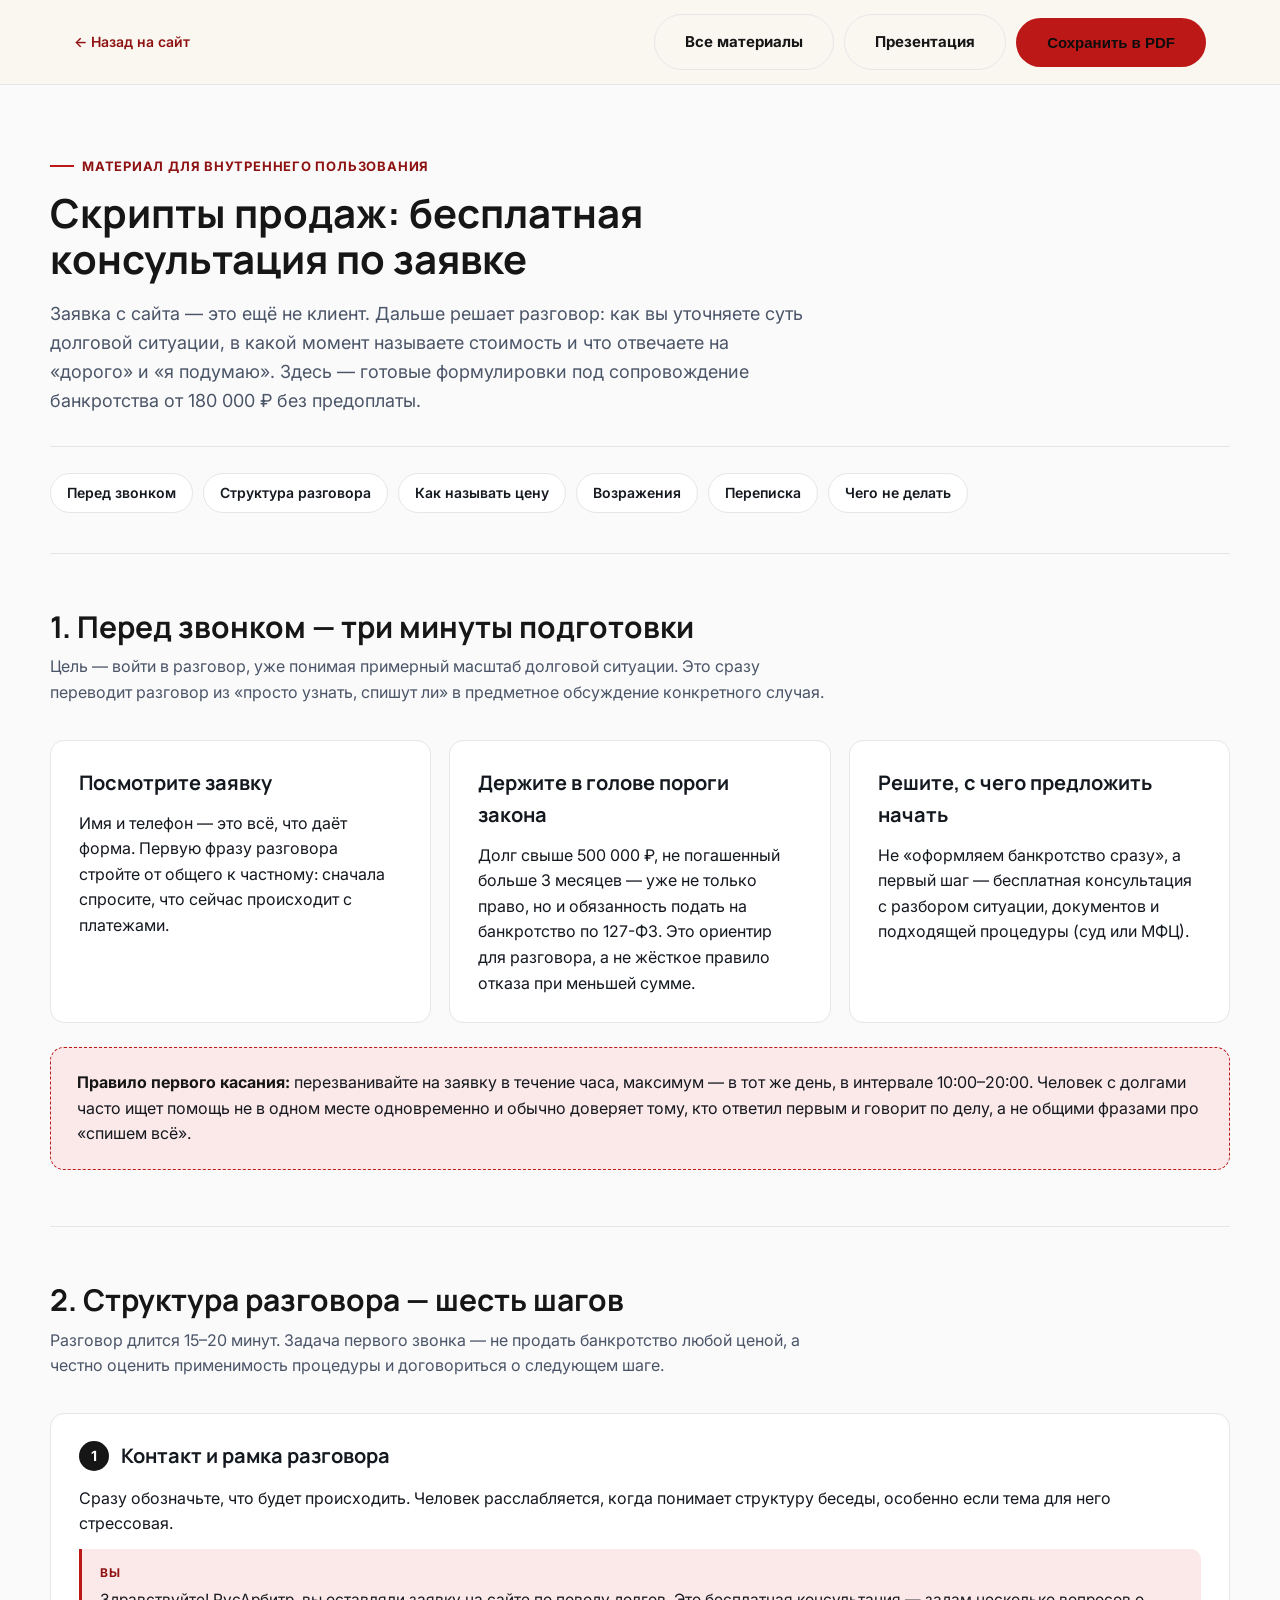
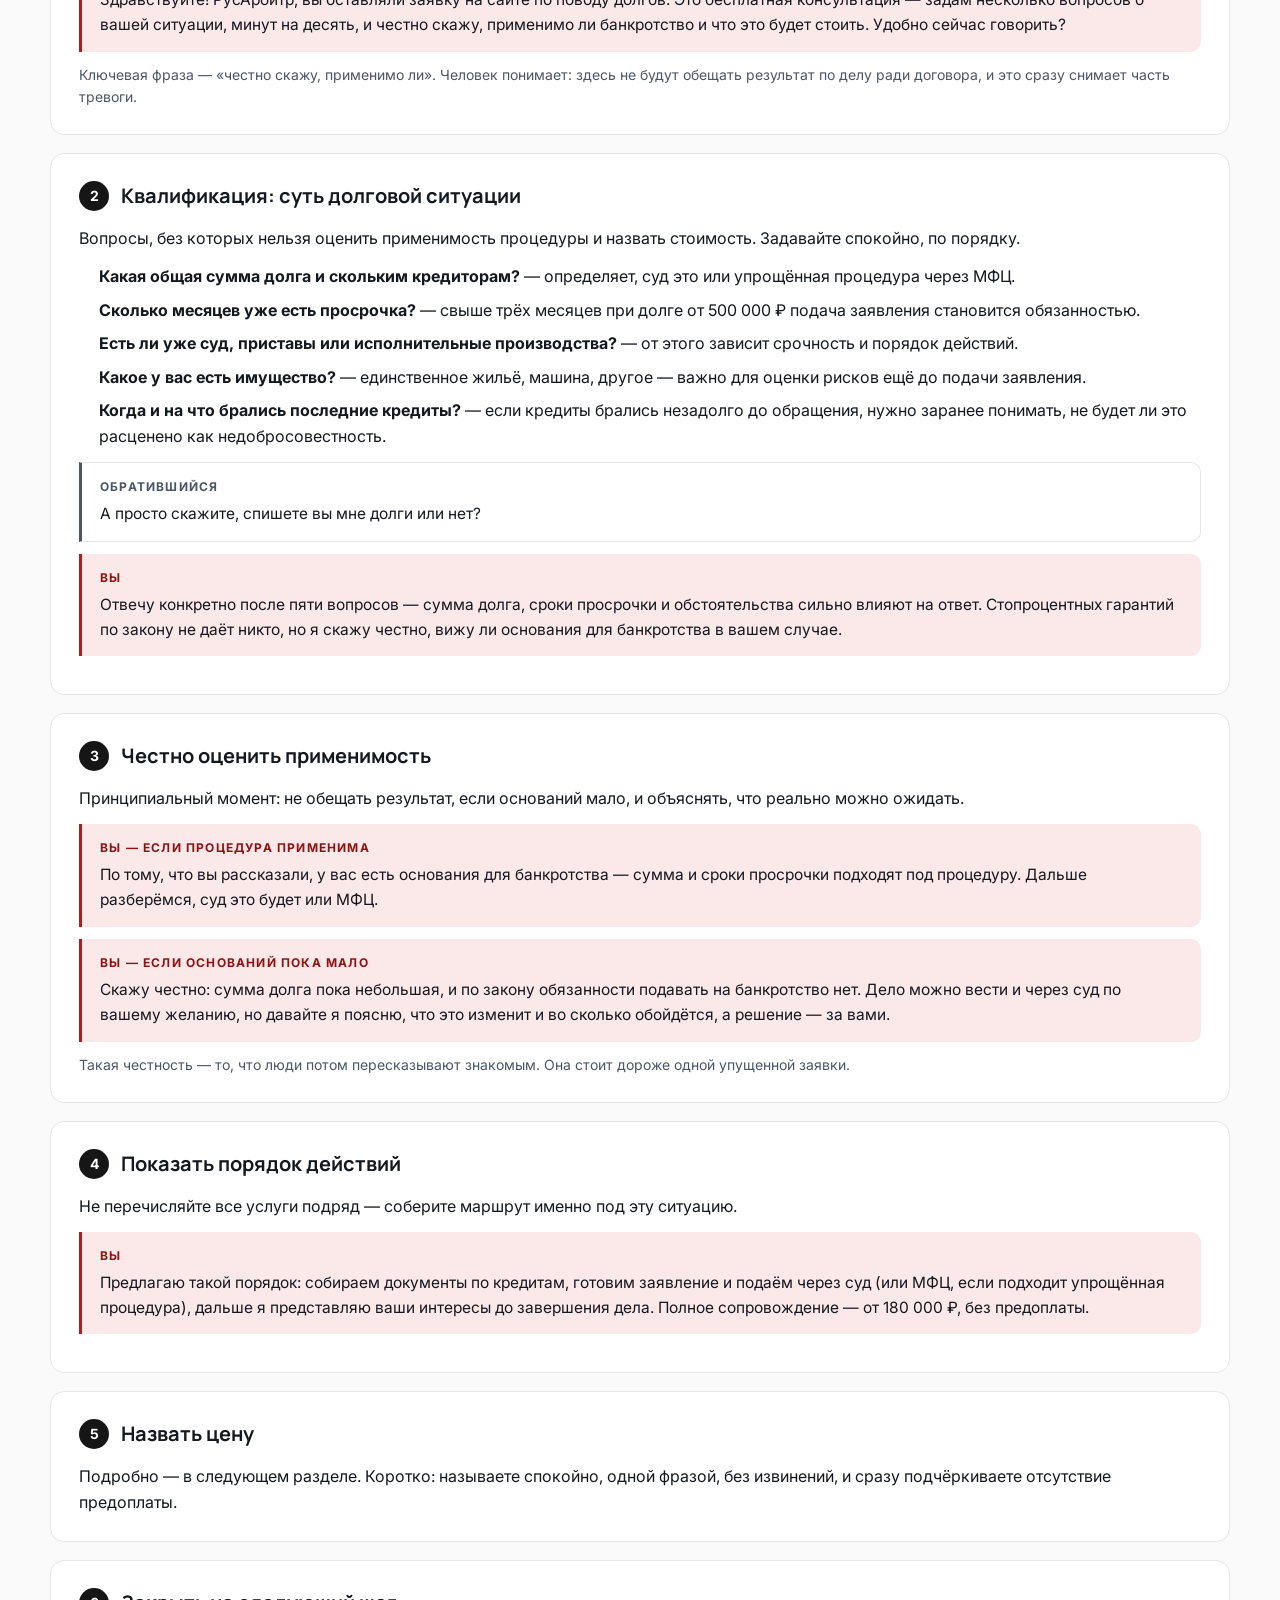
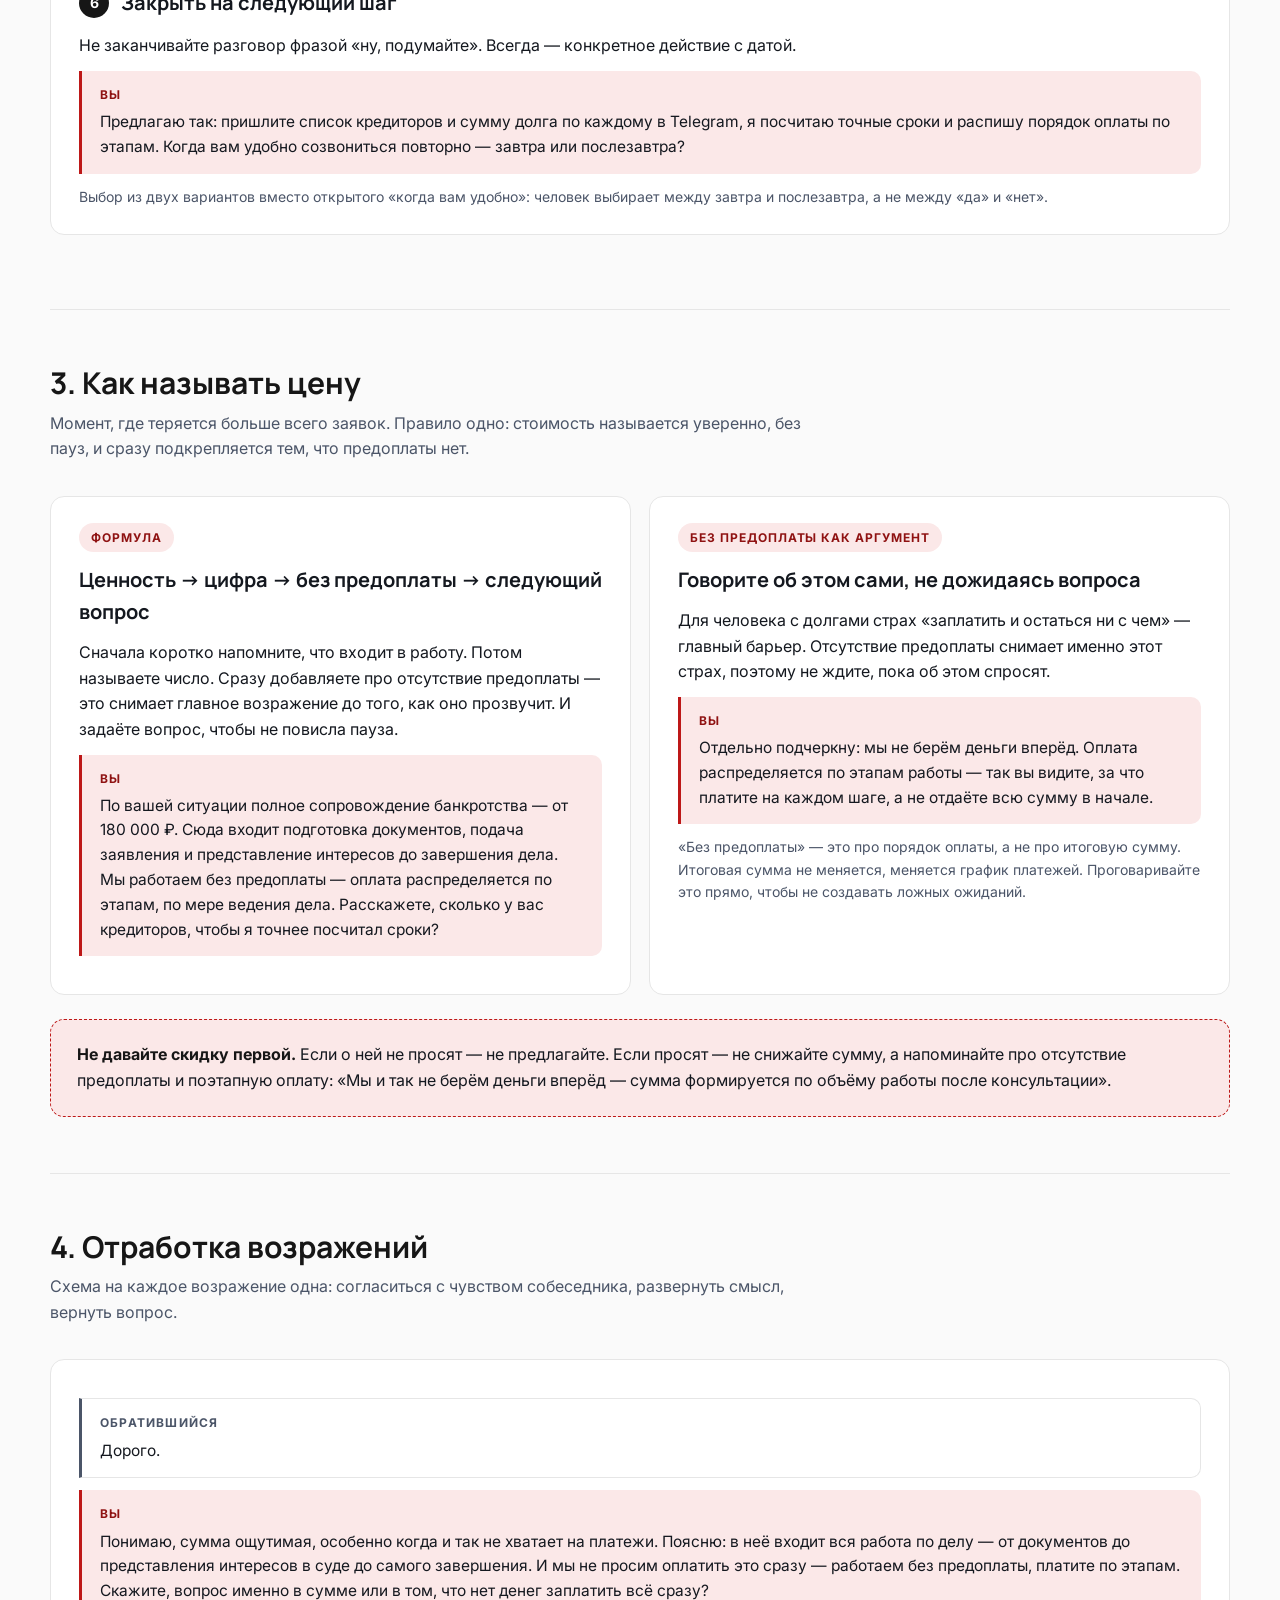
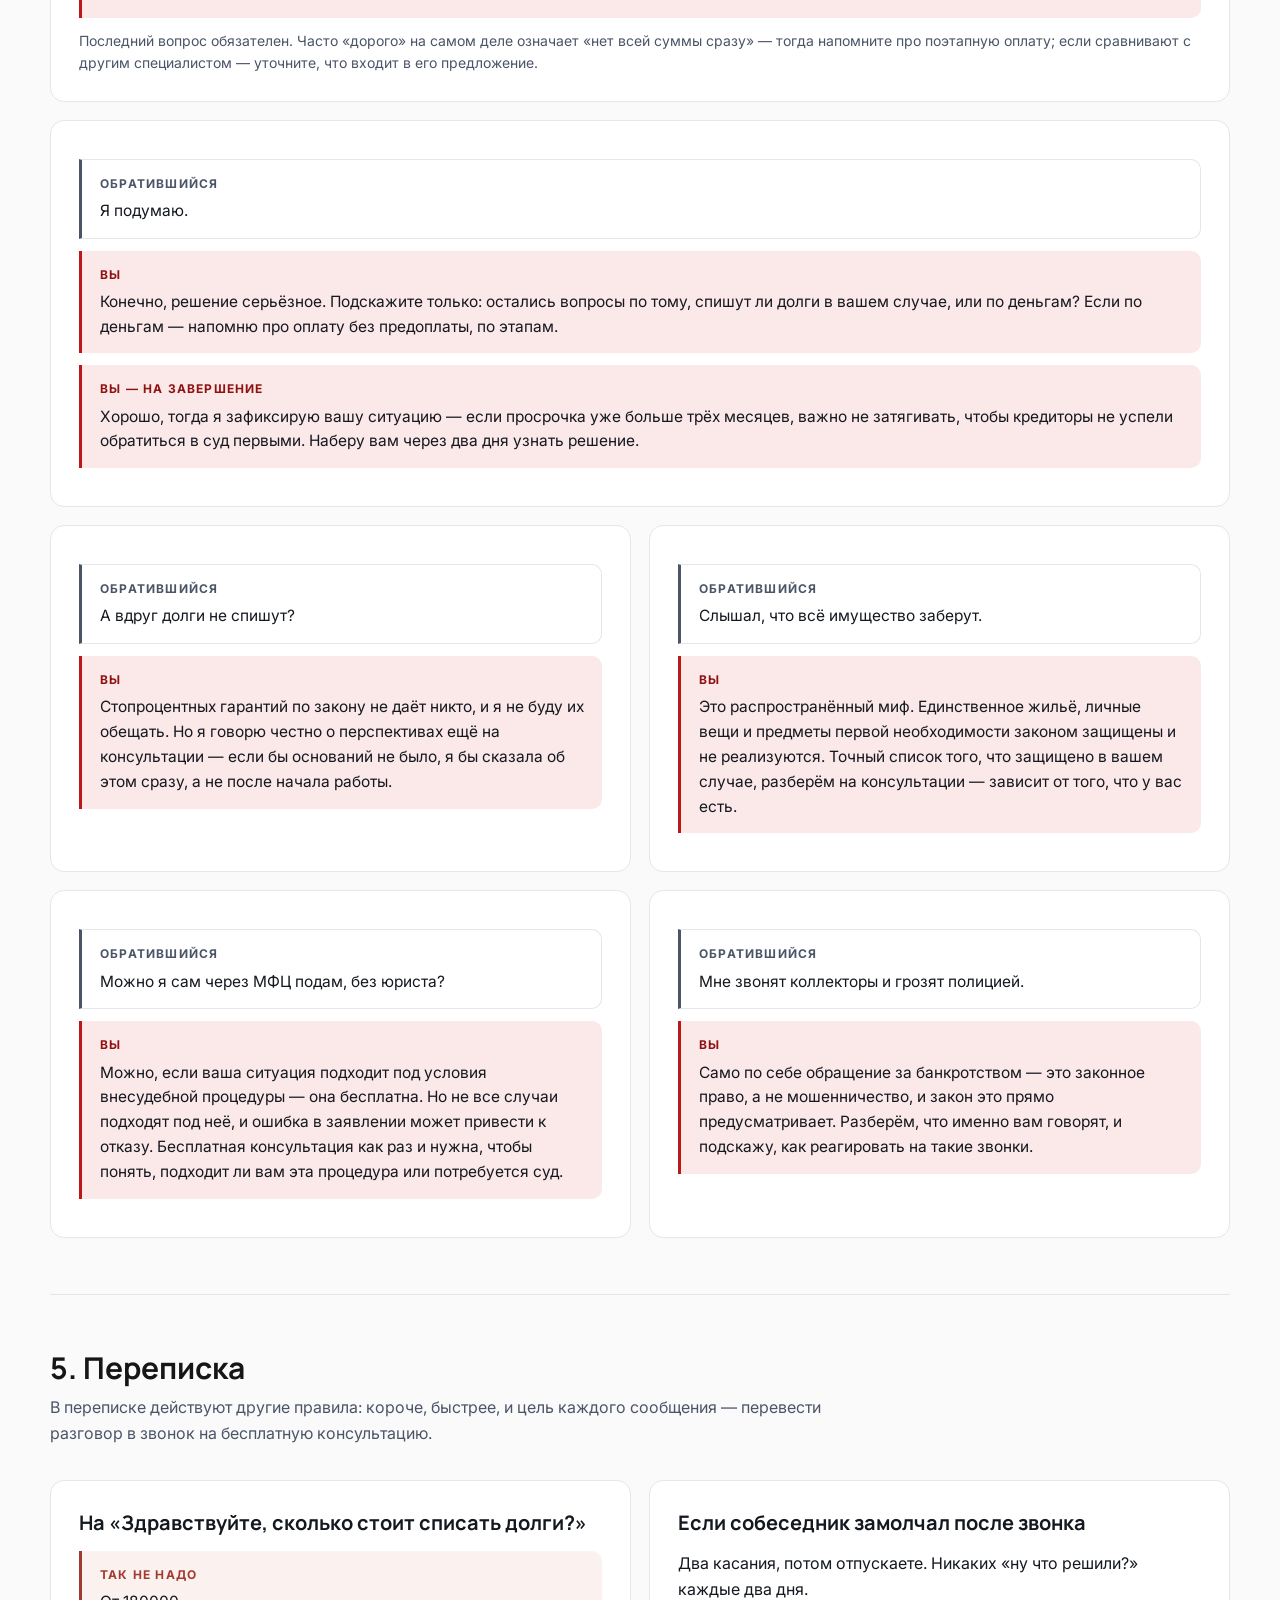
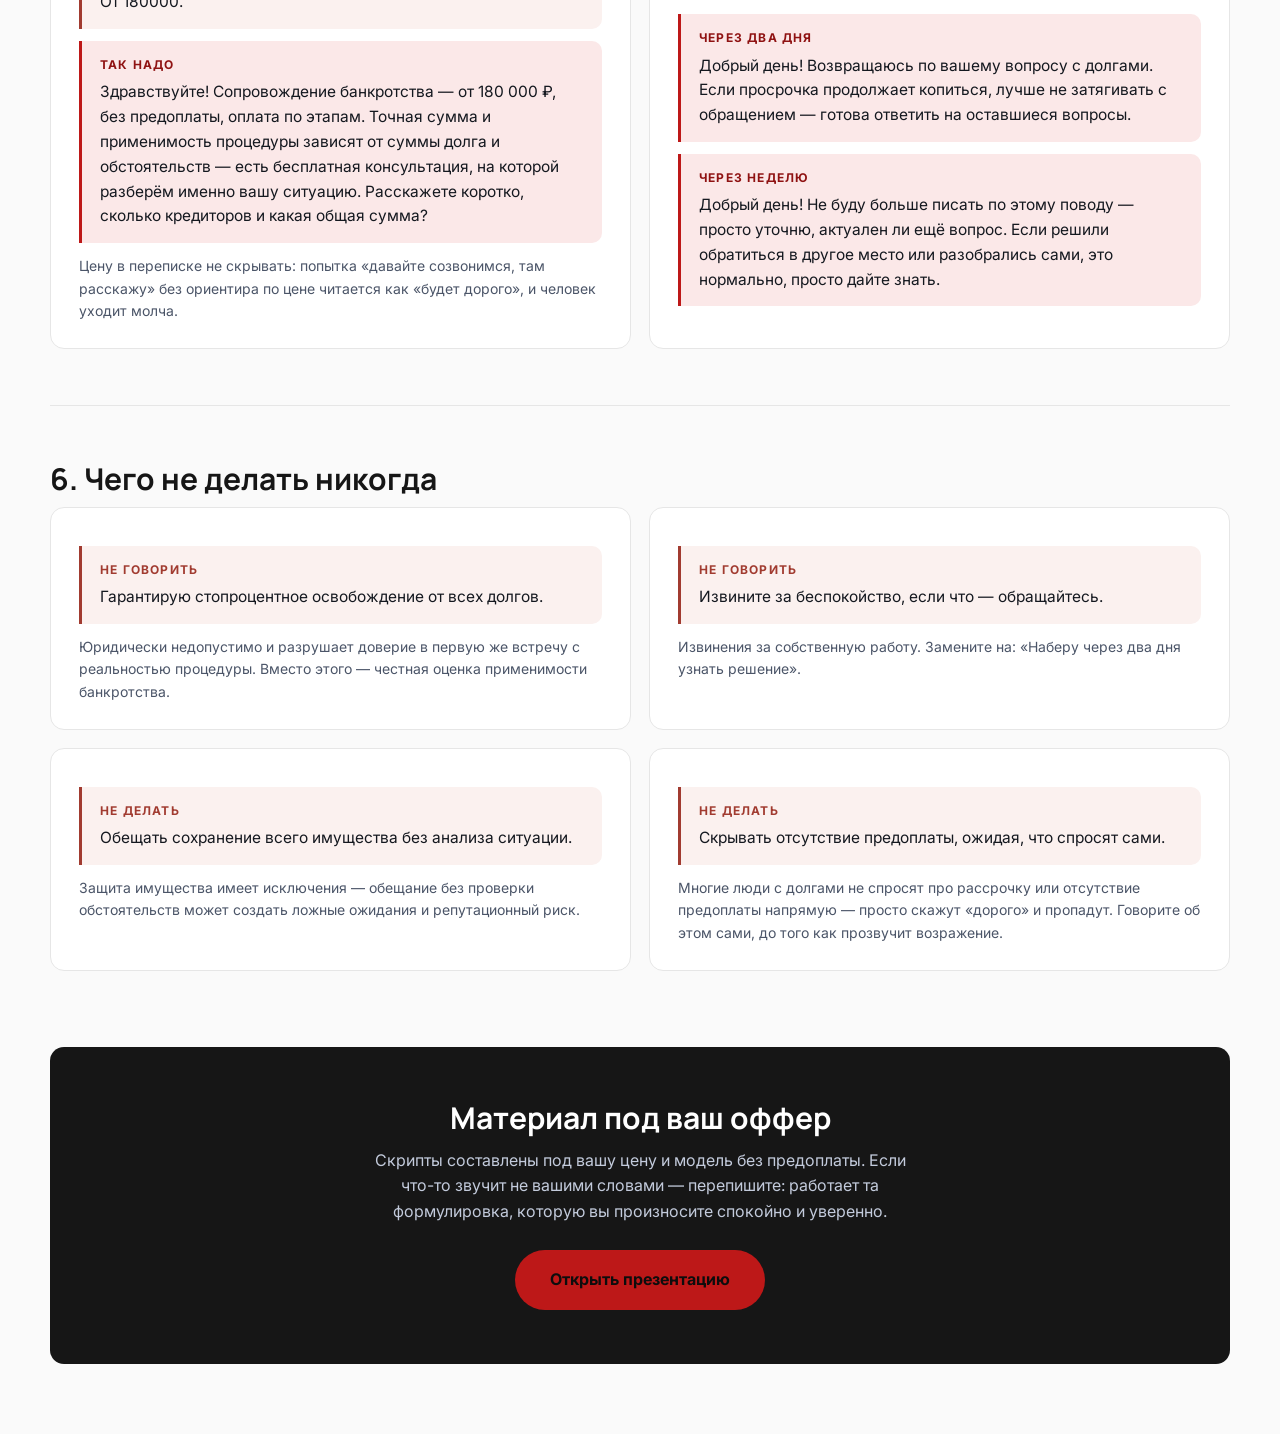
<file: scripts.html>
<!DOCTYPE html>
<html lang="ru">
<head>
<meta charset="UTF-8">
<meta name="viewport" content="width=device-width, initial-scale=1.0">
<title>Скрипты продаж — РусАрбитр</title>
<meta name="description" content="Что говорить на бесплатной консультации и в переписке с человеком, оставившим заявку на банкротство: структура разговора, как называть стоимость без предоплаты, отработка возражений.">
<meta name="robots" content="noindex">
<link rel="preconnect" href="https://fonts.googleapis.com">
<link rel="preconnect" href="https://fonts.gstatic.com" crossorigin>
<link href="https://fonts.googleapis.com/css2?family=Inter:wght@400;500;600;700;800&family=Manrope:wght@500;600;700;800&display=swap" rel="stylesheet">
<link rel="stylesheet" href="styles.css">
<link rel="stylesheet" href="materials.css">
</head>
<body>

<div class="doc-bar">
  <div class="doc-bar__inner">
    <a href="index.html" class="doc-bar__back">← <span>Назад на сайт</span></a>
    <div class="doc-bar__actions">
      <a href="materials.html" class="btn btn--ghost">Все материалы</a>
      <a href="presentation.html" class="btn btn--ghost">Презентация</a>
      <button class="btn btn--primary" onclick="window.print()">Сохранить в PDF</button>
    </div>
  </div>
</div>

<div class="container">

  <section class="doc-hero">
    <p class="eyebrow">Материал для внутреннего пользования</p>
    <h1>Скрипты продаж: бесплатная консультация по заявке</h1>
    <p class="doc-hero__lead">Заявка с сайта — это ещё не клиент. Дальше решает разговор: как вы уточняете суть долговой ситуации, в какой момент называете стоимость и что отвечаете на «дорого» и «я подумаю». Здесь — готовые формулировки под сопровождение банкротства от 180 000 ₽ без предоплаты.</p>
    <nav class="toc">
      <a href="#prep">Перед звонком</a>
      <a href="#call">Структура разговора</a>
      <a href="#price">Как называть цену</a>
      <a href="#objections">Возражения</a>
      <a href="#chat">Переписка</a>
      <a href="#stop">Чего не делать</a>
    </nav>
  </section>

  <section class="doc-section" id="prep">
    <h2>1. Перед звонком — три минуты подготовки</h2>
    <p class="doc-section__lead">Цель — войти в разговор, уже понимая примерный масштаб долговой ситуации. Это сразу переводит разговор из «просто узнать, спишут ли» в предметное обсуждение конкретного случая.</p>

    <div class="grid-3">
      <div class="card">
        <p class="card__title">Посмотрите заявку</p>
        <p>Имя и телефон — это всё, что даёт форма. Первую фразу разговора стройте от общего к частному: сначала спросите, что сейчас происходит с платежами.</p>
      </div>
      <div class="card">
        <p class="card__title">Держите в голове пороги закона</p>
        <p>Долг свыше 500 000 ₽, не погашенный больше 3 месяцев — уже не только право, но и обязанность подать на банкротство по 127-ФЗ. Это ориентир для разговора, а не жёсткое правило отказа при меньшей сумме.</p>
      </div>
      <div class="card">
        <p class="card__title">Решите, с чего предложить начать</p>
        <p>Не «оформляем банкротство сразу», а первый шаг — бесплатная консультация с разбором ситуации, документов и подходящей процедуры (суд или МФЦ).</p>
      </div>
    </div>

    <div class="tip">
      <strong>Правило первого касания:</strong> перезванивайте на заявку в течение часа, максимум — в тот же день, в интервале 10:00–20:00. Человек с долгами часто ищет помощь не в одном месте одновременно и обычно доверяет тому, кто ответил первым и говорит по делу, а не общими фразами про «спишем всё».
    </div>
  </section>

  <section class="doc-section" id="call">
    <h2>2. Структура разговора — шесть шагов</h2>
    <p class="doc-section__lead">Разговор длится 15–20 минут. Задача первого звонка — не продать банкротство любой ценой, а честно оценить применимость процедуры и договориться о следующем шаге.</p>

    <div class="card">
      <div class="card__head"><span class="card__step">1</span><p class="card__title">Контакт и рамка разговора</p></div>
      <p>Сразу обозначьте, что будет происходить. Человек расслабляется, когда понимает структуру беседы, особенно если тема для него стрессовая.</p>
      <div class="say">
        <span class="say__who">Вы</span>
        Здравствуйте! РусАрбитр, вы оставляли заявку на сайте по поводу долгов. Это бесплатная консультация — задам несколько вопросов о вашей ситуации, минут на десять, и честно скажу, применимо ли банкротство и что это будет стоить. Удобно сейчас говорить?
      </div>
      <p class="card__note">Ключевая фраза — «честно скажу, применимо ли». Человек понимает: здесь не будут обещать результат по делу ради договора, и это сразу снимает часть тревоги.</p>
    </div>

    <div class="card">
      <div class="card__head"><span class="card__step">2</span><p class="card__title">Квалификация: суть долговой ситуации</p></div>
      <p>Вопросы, без которых нельзя оценить применимость процедуры и назвать стоимость. Задавайте спокойно, по порядку.</p>
      <ul class="ul">
        <li><b>Какая общая сумма долга и скольким кредиторам?</b> — определяет, суд это или упрощённая процедура через МФЦ.</li>
        <li><b>Сколько месяцев уже есть просрочка?</b> — свыше трёх месяцев при долге от 500 000 ₽ подача заявления становится обязанностью.</li>
        <li><b>Есть ли уже суд, приставы или исполнительные производства?</b> — от этого зависит срочность и порядок действий.</li>
        <li><b>Какое у вас есть имущество?</b> — единственное жильё, машина, другое — важно для оценки рисков ещё до подачи заявления.</li>
        <li><b>Когда и на что брались последние кредиты?</b> — если кредиты брались незадолго до обращения, нужно заранее понимать, не будет ли это расценено как недобросовестность.</li>
      </ul>
      <div class="say say--client">
        <span class="say__who">Обратившийся</span>
        А просто скажите, спишете вы мне долги или нет?
      </div>
      <div class="say">
        <span class="say__who">Вы</span>
        Отвечу конкретно после пяти вопросов — сумма долга, сроки просрочки и обстоятельства сильно влияют на ответ. Стопроцентных гарантий по закону не даёт никто, но я скажу честно, вижу ли основания для банкротства в вашем случае.
      </div>
    </div>

    <div class="card">
      <div class="card__head"><span class="card__step">3</span><p class="card__title">Честно оценить применимость</p></div>
      <p>Принципиальный момент: не обещать результат, если оснований мало, и объяснять, что реально можно ожидать.</p>
      <div class="say">
        <span class="say__who">Вы — если процедура применима</span>
        По тому, что вы рассказали, у вас есть основания для банкротства — сумма и сроки просрочки подходят под процедуру. Дальше разберёмся, суд это будет или МФЦ.
      </div>
      <div class="say">
        <span class="say__who">Вы — если оснований пока мало</span>
        Скажу честно: сумма долга пока небольшая, и по закону обязанности подавать на банкротство нет. Дело можно вести и через суд по вашему желанию, но давайте я поясню, что это изменит и во сколько обойдётся, а решение — за вами.
      </div>
      <p class="card__note">Такая честность — то, что люди потом пересказывают знакомым. Она стоит дороже одной упущенной заявки.</p>
    </div>

    <div class="card">
      <div class="card__head"><span class="card__step">4</span><p class="card__title">Показать порядок действий</p></div>
      <p>Не перечисляйте все услуги подряд — соберите маршрут именно под эту ситуацию.</p>
      <div class="say">
        <span class="say__who">Вы</span>
        Предлагаю такой порядок: собираем документы по кредитам, готовим заявление и подаём через суд (или МФЦ, если подходит упрощённая процедура), дальше я представляю ваши интересы до завершения дела. Полное сопровождение — от 180 000 ₽, без предоплаты.
      </div>
    </div>

    <div class="card">
      <div class="card__head"><span class="card__step">5</span><p class="card__title">Назвать цену</p></div>
      <p>Подробно — в следующем разделе. Коротко: называете спокойно, одной фразой, без извинений, и сразу подчёркиваете отсутствие предоплаты.</p>
    </div>

    <div class="card">
      <div class="card__head"><span class="card__step">6</span><p class="card__title">Закрыть на следующий шаг</p></div>
      <p>Не заканчивайте разговор фразой «ну, подумайте». Всегда — конкретное действие с датой.</p>
      <div class="say">
        <span class="say__who">Вы</span>
        Предлагаю так: пришлите список кредиторов и сумму долга по каждому в Telegram, я посчитаю точные сроки и распишу порядок оплаты по этапам. Когда вам удобно созвониться повторно — завтра или послезавтра?
      </div>
      <p class="card__note">Выбор из двух вариантов вместо открытого «когда вам удобно»: человек выбирает между завтра и послезавтра, а не между «да» и «нет».</p>
    </div>
  </section>

  <section class="doc-section" id="price">
    <h2>3. Как называть цену</h2>
    <p class="doc-section__lead">Момент, где теряется больше всего заявок. Правило одно: стоимость называется уверенно, без пауз, и сразу подкрепляется тем, что предоплаты нет.</p>

    <div class="grid-2">
      <div class="card">
        <span class="tag">Формула</span>
        <p class="card__title">Ценность → цифра → без предоплаты → следующий вопрос</p>
        <p>Сначала коротко напомните, что входит в работу. Потом называете число. Сразу добавляете про отсутствие предоплаты — это снимает главное возражение до того, как оно прозвучит. И задаёте вопрос, чтобы не повисла пауза.</p>
        <div class="say">
          <span class="say__who">Вы</span>
          По вашей ситуации полное сопровождение банкротства — от 180 000 ₽. Сюда входит подготовка документов, подача заявления и представление интересов до завершения дела. Мы работаем без предоплаты — оплата распределяется по этапам, по мере ведения дела. Расскажете, сколько у вас кредиторов, чтобы я точнее посчитал сроки?
        </div>
      </div>
      <div class="card">
        <span class="tag">Без предоплаты как аргумент</span>
        <p class="card__title">Говорите об этом сами, не дожидаясь вопроса</p>
        <p>Для человека с долгами страх «заплатить и остаться ни с чем» — главный барьер. Отсутствие предоплаты снимает именно этот страх, поэтому не ждите, пока об этом спросят.</p>
        <div class="say">
          <span class="say__who">Вы</span>
          Отдельно подчеркну: мы не берём деньги вперёд. Оплата распределяется по этапам работы — так вы видите, за что платите на каждом шаге, а не отдаёте всю сумму в начале.
        </div>
        <p class="card__note">«Без предоплаты» — это про порядок оплаты, а не про итоговую сумму. Итоговая сумма не меняется, меняется график платежей. Проговаривайте это прямо, чтобы не создавать ложных ожиданий.</p>
      </div>
    </div>

    <div class="tip">
      <strong>Не давайте скидку первой.</strong> Если о ней не просят — не предлагайте. Если просят — не снижайте сумму, а напоминайте про отсутствие предоплаты и поэтапную оплату: «Мы и так не берём деньги вперёд — сумма формируется по объёму работы после консультации».
    </div>
  </section>

  <section class="doc-section" id="objections">
    <h2>4. Отработка возражений</h2>
    <p class="doc-section__lead">Схема на каждое возражение одна: согласиться с чувством собеседника, развернуть смысл, вернуть вопрос.</p>

    <div class="card">
      <div class="say say--client"><span class="say__who">Обратившийся</span>Дорого.</div>
      <div class="say">
        <span class="say__who">Вы</span>
        Понимаю, сумма ощутимая, особенно когда и так не хватает на платежи. Поясню: в неё входит вся работа по делу — от документов до представления интересов в суде до самого завершения. И мы не просим оплатить это сразу — работаем без предоплаты, платите по этапам. Скажите, вопрос именно в сумме или в том, что нет денег заплатить всё сразу?
      </div>
      <p class="card__note">Последний вопрос обязателен. Часто «дорого» на самом деле означает «нет всей суммы сразу» — тогда напомните про поэтапную оплату; если сравнивают с другим специалистом — уточните, что входит в его предложение.</p>
    </div>

    <div class="card">
      <div class="say say--client"><span class="say__who">Обратившийся</span>Я подумаю.</div>
      <div class="say">
        <span class="say__who">Вы</span>
        Конечно, решение серьёзное. Подскажите только: остались вопросы по тому, спишут ли долги в вашем случае, или по деньгам? Если по деньгам — напомню про оплату без предоплаты, по этапам.
      </div>
      <div class="say">
        <span class="say__who">Вы — на завершение</span>
        Хорошо, тогда я зафиксирую вашу ситуацию — если просрочка уже больше трёх месяцев, важно не затягивать, чтобы кредиторы не успели обратиться в суд первыми. Наберу вам через два дня узнать решение.
      </div>
    </div>

    <div class="grid-2">
      <div class="card">
        <div class="say say--client"><span class="say__who">Обратившийся</span>А вдруг долги не спишут?</div>
        <div class="say">
          <span class="say__who">Вы</span>
          Стопроцентных гарантий по закону не даёт никто, и я не буду их обещать. Но я говорю честно о перспективах ещё на консультации — если бы оснований не было, я бы сказала об этом сразу, а не после начала работы.
        </div>
      </div>
      <div class="card">
        <div class="say say--client"><span class="say__who">Обратившийся</span>Слышал, что всё имущество заберут.</div>
        <div class="say">
          <span class="say__who">Вы</span>
          Это распространённый миф. Единственное жильё, личные вещи и предметы первой необходимости законом защищены и не реализуются. Точный список того, что защищено в вашем случае, разберём на консультации — зависит от того, что у вас есть.
        </div>
      </div>
      <div class="card">
        <div class="say say--client"><span class="say__who">Обратившийся</span>Можно я сам через МФЦ подам, без юриста?</div>
        <div class="say">
          <span class="say__who">Вы</span>
          Можно, если ваша ситуация подходит под условия внесудебной процедуры — она бесплатна. Но не все случаи подходят под неё, и ошибка в заявлении может привести к отказу. Бесплатная консультация как раз и нужна, чтобы понять, подходит ли вам эта процедура или потребуется суд.
        </div>
      </div>
      <div class="card">
        <div class="say say--client"><span class="say__who">Обратившийся</span>Мне звонят коллекторы и грозят полицией.</div>
        <div class="say">
          <span class="say__who">Вы</span>
          Само по себе обращение за банкротством — это законное право, а не мошенничество, и закон это прямо предусматривает. Разберём, что именно вам говорят, и подскажу, как реагировать на такие звонки.
        </div>
      </div>
    </div>
  </section>

  <section class="doc-section" id="chat">
    <h2>5. Переписка</h2>
    <p class="doc-section__lead">В переписке действуют другие правила: короче, быстрее, и цель каждого сообщения — перевести разговор в звонок на бесплатную консультацию.</p>

    <div class="grid-2">
      <div class="card">
        <p class="card__title">На «Здравствуйте, сколько стоит списать долги?»</p>
        <div class="say say--stop">
          <span class="say__who">Так не надо</span>
          От 180000.
        </div>
        <div class="say">
          <span class="say__who">Так надо</span>
          Здравствуйте! Сопровождение банкротства — от 180 000 ₽, без предоплаты, оплата по этапам. Точная сумма и применимость процедуры зависят от суммы долга и обстоятельств — есть бесплатная консультация, на которой разберём именно вашу ситуацию. Расскажете коротко, сколько кредиторов и какая общая сумма?
        </div>
        <p class="card__note">Цену в переписке не скрывать: попытка «давайте созвонимся, там расскажу» без ориентира по цене читается как «будет дорого», и человек уходит молча.</p>
      </div>
      <div class="card">
        <p class="card__title">Если собеседник замолчал после звонка</p>
        <p>Два касания, потом отпускаете. Никаких «ну что решили?» каждые два дня.</p>
        <div class="say">
          <span class="say__who">Через два дня</span>
          Добрый день! Возвращаюсь по вашему вопросу с долгами. Если просрочка продолжает копиться, лучше не затягивать с обращением — готова ответить на оставшиеся вопросы.
        </div>
        <div class="say">
          <span class="say__who">Через неделю</span>
          Добрый день! Не буду больше писать по этому поводу — просто уточню, актуален ли ещё вопрос. Если решили обратиться в другое место или разобрались сами, это нормально, просто дайте знать.
        </div>
      </div>
    </div>
  </section>

  <section class="doc-section" id="stop">
    <h2>6. Чего не делать никогда</h2>
    <div class="grid-2">
      <div class="card">
        <div class="say say--stop"><span class="say__who">Не говорить</span>Гарантирую стопроцентное освобождение от всех долгов.</div>
        <p class="card__note">Юридически недопустимо и разрушает доверие в первую же встречу с реальностью процедуры. Вместо этого — честная оценка применимости банкротства.</p>
      </div>
      <div class="card">
        <div class="say say--stop"><span class="say__who">Не говорить</span>Извините за беспокойство, если что — обращайтесь.</div>
        <p class="card__note">Извинения за собственную работу. Замените на: «Наберу через два дня узнать решение».</p>
      </div>
      <div class="card">
        <div class="say say--stop"><span class="say__who">Не делать</span>Обещать сохранение всего имущества без анализа ситуации.</div>
        <p class="card__note">Защита имущества имеет исключения — обещание без проверки обстоятельств может создать ложные ожидания и репутационный риск.</p>
      </div>
      <div class="card">
        <div class="say say--stop"><span class="say__who">Не делать</span>Скрывать отсутствие предоплаты, ожидая, что спросят сами.</div>
        <p class="card__note">Многие люди с долгами не спросят про рассрочку или отсутствие предоплаты напрямую — просто скажут «дорого» и пропадут. Говорите об этом сами, до того как прозвучит возражение.</p>
      </div>
    </div>
  </section>

  <div class="cta-final">
    <h2>Материал под ваш оффер</h2>
    <p>Скрипты составлены под вашу цену и модель без предоплаты. Если что-то звучит не вашими словами — перепишите: работает та формулировка, которую вы произносите спокойно и уверенно.</p>
    <a href="presentation.html" class="btn btn--primary btn--lg">Открыть презентацию</a>
  </div>

</div>

</body>
</html>
</file>
<file: styles.css>
/* ===== Tokens ===== */
:root {
  --navy-950: #0d0d0d;
  --navy-900: #161616;
  --navy-800: #232323;
  --navy-700: #3a3a3a;
  --navy-500: #666666;
  --gold-500: #BD1818;
  --gold-600: #8f1212;
  --gold-100: #FBE8E8;
  --cream: #fafafa;
  --white: #ffffff;
  --ink: #14181f;
  --ink-soft: #4b5568;
  --line: #e6e6e6;
  --radius: 14px;
  --shadow: 0 20px 50px -25px rgba(18, 18, 18, 0.25);
  --font-head: 'Manrope', sans-serif;
  --font-body: 'Inter', sans-serif;
}

* { box-sizing: border-box; margin: 0; padding: 0; }

.adv-grid > *, .srv-grid > *, .situation-grid > *, .steps > *, .reviews-grid > *,
.price-grid > *, .footer__top > * { min-width: 0; }

html { scroll-behavior: smooth; }

body {
  font-family: var(--font-body);
  color: var(--ink);
  background: var(--cream);
  line-height: 1.6;
  -webkit-font-smoothing: antialiased;
}

img { max-width: 100%; display: block; }
a { color: inherit; text-decoration: none; }
ul { list-style: none; }

.container {
  width: min(1180px, 100% - 48px);
  margin-inline: auto;
}

h1, h2, h3, h4 { font-family: var(--font-head); color: var(--navy-900); line-height: 1.15; }

.eyebrow {
  display: inline-flex;
  align-items: center;
  gap: 8px;
  font-size: 13px;
  font-weight: 700;
  letter-spacing: 0.06em;
  text-transform: uppercase;
  color: var(--gold-600);
  margin-bottom: 14px;
}
.eyebrow::before { content: ''; width: 24px; height: 2px; background: var(--gold-500); display: inline-block; }

.section { padding: 96px 0; }
.section--tight { padding: 72px 0; }
.section--dark { background: var(--navy-900); color: #d9dfec; }
.section--dark h2, .section--dark h3 { color: #fff; }
.section--alt { background: var(--white); }

.section__head { max-width: 680px; margin-bottom: 52px; }
.section__head p { color: var(--ink-soft); font-size: 17px; margin-top: 12px; }
.section--dark .section__head p { color: #aab4c8; }

.btn {
  display: inline-flex;
  align-items: center;
  justify-content: center;
  gap: 8px;
  padding: 15px 30px;
  border-radius: 999px;
  font-weight: 700;
  font-size: 15px;
  cursor: pointer;
  border: 1px solid transparent;
  transition: transform 0.2s ease, box-shadow 0.2s ease, background 0.2s ease;
  white-space: nowrap;
}
.btn--gold { background: var(--gold-500); color: var(--navy-950); }
.btn--gold:hover { background: var(--gold-600); transform: translateY(-2px); box-shadow: 0 14px 30px -12px rgba(189,24,24,0.5); }
.btn--outline { background: transparent; color: var(--navy-900); border-color: var(--navy-700); }
.btn--outline:hover { background: var(--navy-900); color: #fff; }
.btn--ghost-light { background: rgba(255,255,255,0.08); color: #fff; border-color: rgba(255,255,255,0.35); }
.btn--ghost-light:hover { background: rgba(255,255,255,0.18); }
.btn--block { width: 100%; }

/* ===== Header ===== */
.header {
  position: sticky;
  top: 0;
  z-index: 100;
  background: rgba(250, 250, 250, 0.9);
  backdrop-filter: blur(10px);
  border-bottom: 1px solid transparent;
  transition: border-color 0.2s ease, box-shadow 0.2s ease;
}
.header.scrolled { border-color: var(--line); box-shadow: 0 8px 24px -20px rgba(0,0,0,0.4); }

.header__inner {
  display: flex;
  align-items: center;
  justify-content: space-between;
  gap: 24px;
  min-width: 0;
  padding: 16px 0;
}

.logo {
  flex-shrink: 0;
  display: flex;
  align-items: center;
  gap: 10px;
  font-family: var(--font-head);
  font-weight: 800;
  font-size: 19px;
  color: var(--navy-900);
}
.logo__img { height: 40px; width: auto; display: block; }
.logo--footer { font-weight: 800; color: #fff; }
.logo--footer .logo__suffix { color: #9aa5bd; }
.logo__suffix { color: var(--ink-soft); font-weight: 500; font-size: 13px; display: block; }

.nav {
  display: flex;
  align-items: center;
  gap: 24px;
  min-width: 0;
}
.nav a {
  white-space: nowrap;
  font-size: 15px;
  font-weight: 600;
  color: var(--ink-soft);
  transition: color 0.2s ease;
}
.nav a:hover { color: var(--navy-900); }

.header__actions { display: flex; align-items: center; gap: 18px; flex-shrink: 0; }
.header__phone { font-weight: 700; font-size: 15px; color: var(--navy-900); white-space: nowrap; }
.header__phone span { display: block; font-weight: 500; font-size: 11px; color: var(--ink-soft); }

.burger {
  display: none;
  flex-direction: column;
  gap: 5px;
  width: 26px;
  background: none;
  border: none;
  cursor: pointer;
}
.burger span { height: 2px; background: var(--navy-900); border-radius: 2px; transition: transform 0.2s ease, opacity 0.2s ease; }
.burger.is-open span:nth-child(1) { transform: translateY(7px) rotate(45deg); }
.burger.is-open span:nth-child(2) { opacity: 0; }
.burger.is-open span:nth-child(3) { transform: translateY(-7px) rotate(-45deg); }

/* ===== Hero ===== */
.hero {
  padding: 72px 0 96px;
  background:
    radial-gradient(circle at 85% 10%, rgba(189,24,24,0.08), transparent 45%),
    var(--cream);
}
.hero__grid {
  display: grid;
  grid-template-columns: 1.15fr 0.85fr;
  gap: 56px;
  align-items: center;
}
.hero__grid > * { min-width: 0; }
.hero h1 { font-size: clamp(32px, 4vw, 50px); margin-bottom: 20px; }
.hero h1 em { font-style: normal; color: var(--gold-600); }
.hero p.lead { font-size: 18px; color: var(--ink-soft); max-width: 540px; margin-bottom: 32px; }
.hero__ctas { display: flex; gap: 14px; flex-wrap: wrap; margin-bottom: 44px; }

.hero__stats { display: grid; grid-template-columns: repeat(4, 1fr); gap: 18px; }
.hero__stats .stat b { font-family: var(--font-head); font-size: 26px; color: var(--navy-900); display: block; }
.hero__stats .stat span { font-size: 12.5px; color: var(--ink-soft); }

.hero__card {
  background: var(--navy-900);
  color: #fff;
  border-radius: 22px;
  padding: 32px;
  box-shadow: var(--shadow);
  position: relative;
  overflow: hidden;
}
.hero__card::before {
  content: '';
  position: absolute; inset: 0;
  background: radial-gradient(circle at 100% 0%, rgba(189,24,24,0.22), transparent 60%);
}
.hero__card h3 { color: var(--gold-500); font-size: 15px; text-transform: uppercase; letter-spacing: 0.05em; margin-bottom: 18px; position: relative; }
.hero__case { position: relative; }
.hero__case .amount { font-family: var(--font-head); font-size: 40px; font-weight: 800; color: #fff; }
.hero__case .amount small { font-size: 15px; font-weight: 500; color: #aab4c8; display: block; margin-top: 4px; }
.hero__case p { font-size: 14px; color: #c3cbdc; margin: 18px 0; }
.hero__case .tag { display: inline-block; background: rgba(189,24,24,0.14); color: var(--gold-500); font-size: 12.5px; font-weight: 700; padding: 6px 12px; border-radius: 999px; margin-bottom: 10px; }
.hero__case .divider { height: 1px; background: rgba(255,255,255,0.12); margin: 18px 0; }
.hero__case .result { display: flex; justify-content: space-between; font-size: 13.5px; color: #aab4c8; }
.hero__case .result b { color: #fff; font-family: var(--font-head); }

/* ===== Trust bar ===== */
.trust {
  border-top: 1px solid var(--line);
  border-bottom: 1px solid var(--line);
  background: var(--white);
  padding: 22px 0;
}
.trust__inner { display: flex; align-items: center; justify-content: space-between; gap: 24px; flex-wrap: wrap; font-size: 13.5px; color: var(--ink-soft); }
.trust__inner strong { color: var(--navy-900); }

/* ===== Advantages ===== */
.adv-grid { display: grid; grid-template-columns: repeat(3, 1fr); gap: 22px; }
.adv {
  background: var(--white);
  border: 1px solid var(--line);
  border-radius: var(--radius);
  padding: 30px 26px;
}
.adv__icon {
  width: 48px; height: 48px;
  border-radius: 12px;
  background: var(--gold-100);
  color: var(--gold-600);
  display: flex; align-items: center; justify-content: center;
  margin-bottom: 18px;
}
.adv h3 { font-size: 18px; margin-bottom: 10px; }
.adv p { font-size: 14.5px; color: var(--ink-soft); }

/* ===== Services ===== */
.srv-grid { display: grid; grid-template-columns: repeat(3, 1fr); gap: 22px; }
.srv {
  background: var(--white);
  border: 1px solid var(--line);
  border-radius: var(--radius);
  padding: 28px;
  display: flex;
  flex-direction: column;
  gap: 12px;
}
.srv__icon { width: 42px; height: 42px; border-radius: 10px; background: var(--navy-900); color: var(--gold-500); display: flex; align-items: center; justify-content: center; }
.srv h3 { font-size: 17.5px; }
.srv p { font-size: 14px; color: var(--ink-soft); flex-grow: 1; }
.srv__price { font-family: var(--font-head); font-weight: 800; color: var(--navy-900); font-size: 16px; }
.srv__price span { font-weight: 500; font-size: 12.5px; color: var(--ink-soft); }

/* ===== Pricing ===== */
.price-grid { display: grid; grid-template-columns: repeat(3, 1fr); gap: 22px; margin-bottom: 28px; }
.price-card {
  background: var(--white);
  border: 1px solid var(--line);
  border-radius: 18px;
  padding: 34px 28px;
  position: relative;
}
.price-card--featured { border-color: var(--gold-500); box-shadow: var(--shadow); }
.price-card__badge {
  position: absolute; top: -13px; left: 28px;
  background: var(--gold-500); color: var(--navy-950);
  font-size: 12px; font-weight: 800; padding: 5px 14px; border-radius: 999px;
}
.price-card h3 { font-size: 20px; margin-bottom: 6px; }
.price-card .sum { font-family: var(--font-head); font-size: 32px; font-weight: 800; color: var(--navy-900); margin: 12px 0 4px; }
.price-card .permonth { font-size: 13.5px; color: var(--ink-soft); margin-bottom: 20px; }
.price-card ul { display: flex; flex-direction: column; gap: 10px; margin-bottom: 24px; }
.price-card li { font-size: 14px; color: var(--ink-soft); display: flex; gap: 10px; }
.price-card li svg { flex-shrink: 0; color: var(--gold-600); margin-top: 2px; }

.price-table-wrap { overflow-x: auto; background: var(--white); border: 1px solid var(--line); border-radius: var(--radius); }
table.price-table { width: 100%; border-collapse: collapse; min-width: 560px; }
.price-table th, .price-table td { text-align: left; padding: 16px 22px; font-size: 14.5px; border-bottom: 1px solid var(--line); }
.price-table th { background: var(--navy-900); color: #fff; font-family: var(--font-head); font-weight: 700; font-size: 13px; text-transform: uppercase; letter-spacing: 0.03em; }
.price-table tr:last-child td { border-bottom: none; }
.price-table td.amount { font-weight: 700; color: var(--navy-900); white-space: nowrap; }

/* ===== Process ===== */
.steps { display: grid; grid-template-columns: repeat(5, 1fr); gap: 18px; counter-reset: step; }
.steps--4 { grid-template-columns: repeat(4, 1fr); }
.trust-advs { grid-template-columns: repeat(2, 1fr); }
.step {
  background: var(--white);
  border: 1px solid var(--line);
  border-radius: var(--radius);
  padding: 26px 20px;
  position: relative;
}
.step__num {
  font-family: var(--font-head);
  font-size: 34px;
  font-weight: 800;
  color: var(--gold-100);
  -webkit-text-stroke: 1.5px var(--gold-500);
  margin-bottom: 14px;
}
.step h3 { font-size: 15.5px; margin-bottom: 8px; }
.step p { font-size: 13px; color: var(--ink-soft); }

/* ===== Case study ===== */
.case {
  display: grid;
  grid-template-columns: 0.9fr 1.1fr;
  gap: 48px;
  align-items: center;
  background: var(--navy-900);
  border-radius: 24px;
  padding: 52px;
  color: #fff;
}
.case > * { min-width: 0; }
.case__tag { display: inline-block; background: rgba(189,24,24,0.16); color: var(--gold-500); font-size: 12.5px; font-weight: 700; padding: 6px 14px; border-radius: 999px; margin-bottom: 18px; }
.case h2 { color: #fff; font-size: 28px; margin-bottom: 16px; }
.case p { color: #c3cbdc; font-size: 15px; margin-bottom: 14px; }
.case__figures { display: grid; grid-template-columns: 1fr 1fr; gap: 16px; margin-top: 26px; }
.case__figures div { background: rgba(255,255,255,0.06); border-radius: 14px; padding: 18px 20px; }
.case__figures b { display: block; font-family: var(--font-head); font-size: 24px; color: var(--gold-500); }
.case__figures span { font-size: 12.5px; color: #aab4c8; }

/* ===== Case results (наши дела) ===== */
.cases-grid { display: grid; grid-template-columns: repeat(3, 1fr); gap: 20px; }
.case-card { background: var(--white); border: 1px solid var(--line); border-radius: var(--radius); padding: 26px; }
.case-card__amount { font-family: var(--font-head); font-size: 26px; font-weight: 800; color: var(--navy-900); }
.case-card__label { font-size: 12.5px; color: var(--gold-600); font-weight: 700; text-transform: uppercase; letter-spacing: 0.04em; margin: 2px 0 16px; }
.case-card__row { display: flex; justify-content: space-between; gap: 12px; font-size: 13px; color: var(--ink-soft); padding: 8px 0; border-top: 1px solid var(--line); }
.case-card__row b { color: var(--navy-900); font-weight: 600; text-align: right; }
.case-card--cta { display: flex; flex-direction: column; align-items: center; justify-content: center; text-align: center; gap: 16px; background: var(--navy-900); color: #fff; }
.case-card--cta p { font-size: 15px; font-weight: 600; }

/* ===== Reviews ===== */
.reviews-grid { display: grid; grid-template-columns: repeat(3, 1fr); gap: 22px; }
.review { background: var(--white); border: 1px solid var(--line); border-radius: var(--radius); padding: 28px; }
.review__stars { color: var(--gold-500); font-size: 15px; margin-bottom: 14px; letter-spacing: 2px; }
.review p { font-size: 14.5px; color: var(--ink-soft); margin-bottom: 18px; }
.review__author { display: flex; align-items: center; gap: 12px; }
.review__avatar { width: 40px; height: 40px; border-radius: 50%; background: var(--gold-100); color: var(--gold-600); display: flex; align-items: center; justify-content: center; font-weight: 700; font-family: var(--font-head); }
.review__author b { display: block; font-size: 14px; color: var(--navy-900); }
.review__author span { font-size: 12.5px; color: var(--ink-soft); }

/* ===== FAQ ===== */
.faq__list { display: flex; flex-direction: column; gap: 12px; max-width: 820px; }
.faq__item { background: var(--white); border: 1px solid var(--line); border-radius: 12px; padding: 6px 24px; }
.faq__item summary {
  cursor: pointer;
  list-style: none;
  padding: 18px 0;
  font-weight: 700;
  font-size: 15.5px;
  color: var(--navy-900);
  display: flex;
  align-items: center;
  justify-content: space-between;
  gap: 20px;
}
.faq__item summary::-webkit-details-marker { display: none; }
.faq__item summary::after { content: '+'; font-size: 22px; color: var(--gold-600); flex-shrink: 0; transition: transform 0.2s ease; }
.faq__item[open] summary::after { transform: rotate(45deg); }
.faq__item p { padding-bottom: 20px; font-size: 14.5px; color: var(--ink-soft); }

/* ===== Contact / Form ===== */
.contact-wrap { display: grid; grid-template-columns: 1fr 1fr; gap: 48px; align-items: start; }
.contact-wrap > * { min-width: 0; }
.contact-info h2 { margin-bottom: 16px; }
.contact-info > p { color: var(--ink-soft); font-size: 15px; margin-bottom: 32px; }
.contact-card { display: flex; gap: 16px; padding: 18px 0; border-bottom: 1px solid var(--line); }
.contact-card__icon { width: 44px; height: 44px; border-radius: 12px; background: var(--navy-900); color: var(--gold-500); display: flex; align-items: center; justify-content: center; flex-shrink: 0; }
.contact-card b { display: block; font-size: 15px; color: var(--navy-900); }
.contact-card span { font-size: 13.5px; color: var(--ink-soft); }
.social-row { display: flex; gap: 10px; flex-wrap: wrap; margin-top: 24px; }
.social-row a { font-size: 13px; font-weight: 600; padding: 9px 16px; border-radius: 999px; background: var(--white); border: 1px solid var(--line); color: var(--navy-900); }
.social-row a:hover { border-color: var(--gold-500); color: var(--gold-600); }

.form {
  background: var(--white);
  border: 1px solid var(--line);
  border-radius: 20px;
  padding: 36px;
  box-shadow: var(--shadow);
}
.form h3 { font-size: 20px; margin-bottom: 6px; }
.form > p { font-size: 14px; color: var(--ink-soft); margin-bottom: 24px; }
.field { margin-bottom: 16px; }
.field label { display: block; font-size: 13px; font-weight: 700; color: var(--navy-900); margin-bottom: 7px; }
.field input, .field select, .field textarea {
  width: 100%;
  padding: 13px 16px;
  border: 1px solid var(--line);
  border-radius: 10px;
  font-family: var(--font-body);
  font-size: 14.5px;
  background: var(--cream);
  color: var(--ink);
}
.field input:focus, .field select:focus, .field textarea:focus { outline: none; border-color: var(--gold-500); }
.form small.disclaimer { display: block; margin-top: 14px; font-size: 12px; color: var(--ink-soft); text-align: center; }

/* ===== Footer ===== */
.footer { background: var(--navy-950); color: #9aa5bd; padding: 56px 0 28px; }
.footer__top { display: grid; grid-template-columns: 1.4fr 1fr 1fr 1fr; gap: 40px; margin-bottom: 40px; }
.footer .logo { color: #fff; }
.footer__top p { font-size: 13.5px; margin-top: 14px; line-height: 1.7; }
.footer__col h4 { color: #fff; font-size: 14px; margin-bottom: 16px; }
.footer__col ul { display: flex; flex-direction: column; gap: 10px; }
.footer__col a { font-size: 13.5px; }
.footer__col a:hover { color: var(--gold-500); }
.footer__bottom { border-top: 1px solid rgba(255,255,255,0.08); padding-top: 22px; display: flex; justify-content: space-between; gap: 16px; flex-wrap: wrap; font-size: 12.5px; }

/* ===== Warning banner ===== */
.warning-banner {
  background: #FBE8E8;
  border: 2px solid var(--gold-500);
  border-radius: 16px;
  padding: 22px 26px;
  margin-top: 28px;
  display: flex;
  gap: 16px;
  align-items: flex-start;
}
.warning-banner__icon {
  flex-shrink: 0;
  width: 34px; height: 34px;
  border-radius: 50%;
  background: var(--gold-500);
  color: #fff;
  display: flex; align-items: center; justify-content: center;
  font-weight: 800;
  font-family: var(--font-head);
}
.warning-banner p { font-size: 14.5px; color: var(--navy-900); font-weight: 600; line-height: 1.6; margin: 0; }

/* ===== Situations ===== */
.situation-grid { display: grid; grid-template-columns: repeat(3, 1fr); gap: 20px; }
.situation {
  background: var(--white);
  border: 1px solid var(--line);
  border-radius: var(--radius);
  padding: 26px;
}
.situation h3 { font-size: 16px; margin-bottom: 10px; }
.situation p { font-size: 14px; color: var(--ink-soft); }
.situation-note { max-width: 720px; margin: 36px auto 0; text-align: center; font-size: 15px; color: var(--ink-soft); }
.situation-note + .btn-center { display: flex; justify-content: center; margin-top: 20px; }

/* ===== Checklist ===== */
.checklist { display: flex; flex-direction: column; gap: 14px; max-width: 760px; }
.checklist li {
  display: flex; gap: 14px; align-items: flex-start;
  background: var(--white);
  border: 1px solid var(--line);
  border-radius: 12px;
  padding: 16px 20px;
  font-size: 14.5px;
  color: var(--ink-soft);
}
.checklist li svg { flex-shrink: 0; margin-top: 3px; color: var(--gold-600); }
.checklist-note { margin-top: 24px; font-size: 14px; color: var(--ink-soft); max-width: 760px; }

/* ===== Trust with photo ===== */
.trust-block { display: grid; grid-template-columns: 1fr 1.3fr; gap: 48px; align-items: center; }
.trust-block > * { min-width: 0; }
.trust-photo { display: flex; flex-direction: column; align-items: center; text-align: center; }
.trust-photo__avatar {
  width: 168px; height: 168px;
  border-radius: 50%;
  background: linear-gradient(145deg, var(--navy-900), var(--navy-700));
  color: var(--gold-500);
  display: flex; align-items: center; justify-content: center;
  font-family: var(--font-head);
  font-size: 46px;
  font-weight: 800;
  margin-bottom: 16px;
  border: 4px solid var(--gold-100);
}
.trust-photo b { font-size: 16px; color: var(--navy-900); }
.trust-photo span { font-size: 13.5px; color: var(--ink-soft); }

/* ===== Price CTA ===== */
.price-cta {
  background: var(--white);
  border: 1px solid var(--line);
  border-radius: 20px;
  padding: 48px;
  text-align: center;
  max-width: 720px;
  margin: 0 auto;
}
.price-cta p { font-size: 16px; color: var(--ink-soft); margin-bottom: 28px; }

/* ===== Consent checkbox ===== */
.field-checkbox { display: flex; gap: 12px; align-items: flex-start; margin-bottom: 18px; }
.field-checkbox input { width: 18px; height: 18px; margin-top: 2px; flex-shrink: 0; accent-color: var(--gold-500); }
.field-checkbox label { font-size: 13px; color: var(--ink-soft); line-height: 1.5; }
.field-checkbox label a { color: var(--gold-600); text-decoration: underline; }

/* ===== FAB ===== */
.fab { position: fixed; right: 22px; bottom: 22px; display: flex; flex-direction: column; gap: 12px; z-index: 90; }
.fab a {
  width: 54px; height: 54px;
  border-radius: 50%;
  display: flex; align-items: center; justify-content: center;
  color: #fff;
  box-shadow: 0 12px 26px -10px rgba(0,0,0,0.4);
  transition: transform 0.2s ease;
}
.fab a:hover { transform: scale(1.08); }
.fab .wa { background: #25d366; }
.fab .tg { background: #229ed9; }

/* ===== Reveal ===== */
.reveal { opacity: 0; transform: translateY(24px); transition: opacity 0.6s ease, transform 0.6s ease; }
.reveal.is-visible { opacity: 1; transform: translateY(0); }

/* ===== Responsive ===== */
@media (max-width: 1300px) {
  .nav { gap: 16px; }
  .nav a { font-size: 14px; }
}
@media (max-width: 1220px) {
  .nav { display: none; position: absolute; top: 100%; left: 0; right: 0; background: var(--white); flex-direction: column; align-items: flex-start; padding: 20px 24px; border-bottom: 1px solid var(--line); gap: 4px; }
  .nav.is-open { display: flex; }
  .nav a { padding: 10px 0; width: 100%; }
  .burger { display: flex; }
  .hero__grid { grid-template-columns: 1fr; }
  .adv-grid, .srv-grid, .reviews-grid, .situation-grid, .cases-grid { grid-template-columns: repeat(2, 1fr); }
  .steps { grid-template-columns: repeat(3, 1fr); }
  .price-grid { grid-template-columns: 1fr; max-width: 460px; }
  .case { grid-template-columns: 1fr; padding: 36px; }
  .contact-wrap { grid-template-columns: 1fr; }
  .footer__top { grid-template-columns: 1fr 1fr; }
  .trust-block { grid-template-columns: 1fr; }
}
@media (max-width: 900px) {
  .hero__stats { grid-template-columns: repeat(2, 1fr); }
  .adv-grid, .srv-grid, .reviews-grid, .situation-grid, .cases-grid { grid-template-columns: 1fr; }
  .steps { grid-template-columns: repeat(2, 1fr); }
  .section { padding: 64px 0; }
  .price-cta { padding: 32px 24px; }
}
@media (max-width: 560px) {
  .header__phone { display: none; }
  .header__actions .btn--gold { padding: 12px 16px; font-size: 13.5px; }
  .hero__ctas .btn { flex: 1; }
  .case__figures { grid-template-columns: 1fr; }
  .footer__top { grid-template-columns: 1fr; }
}
@media (max-width: 420px) {
  .header__actions .btn--gold span { display: none; }
}
@media (max-width: 380px) {
  .logo__suffix { display: none; }
}
</file>
<file: materials.css>
/* Стили для материалов: скрипты продаж, презентация, аутрич */

.doc-bar {
  position: sticky;
  top: 0;
  z-index: 50;
  background: rgba(250, 247, 241, 0.94);
  backdrop-filter: blur(10px);
  border-bottom: 1px solid var(--line);
}
.doc-bar__inner {
  display: flex;
  align-items: center;
  justify-content: space-between;
  gap: 16px;
  padding: 14px 24px;
  max-width: 1180px;
  margin: 0 auto;
}
.doc-bar__back { font-weight: 600; font-size: 14px; color: var(--gold-600); }
.doc-bar__back:hover { color: var(--navy-900); }
.doc-bar__actions { display: flex; gap: 10px; align-items: center; }

.doc-hero { padding: 64px 0 40px; }
.doc-hero h1 { font-size: 40px; max-width: 860px; margin-bottom: 18px; }
.doc-hero__lead { font-size: 18px; color: var(--ink-soft); max-width: 760px; }

.toc {
  display: flex;
  flex-wrap: wrap;
  gap: 10px;
  margin-top: 30px;
  padding-top: 26px;
  border-top: 1px solid var(--line);
}
.toc a {
  font-size: 14px;
  font-weight: 600;
  padding: 8px 16px;
  border-radius: 999px;
  background: var(--white);
  border: 1px solid var(--line);
  transition: all 0.2s ease;
}
.toc a:hover { border-color: var(--gold-500); color: var(--gold-600); }

.doc-section { padding: 56px 0; border-top: 1px solid var(--line); }
.doc-section:first-of-type { border-top: none; }
.doc-section h2 { font-size: 30px; margin-bottom: 10px; }
.doc-section__lead { color: var(--ink-soft); max-width: 780px; margin-bottom: 34px; }

.card {
  background: var(--white);
  border: 1px solid var(--line);
  border-radius: var(--radius);
  padding: 26px 28px;
  margin-bottom: 18px;
}
.card__title {
  font-family: var(--font-head);
  font-size: 20px;
  font-weight: 700;
  margin-bottom: 12px;
}
.card__note { font-size: 14px; color: var(--ink-soft); margin-top: 12px; }
.card p + p { margin-top: 10px; }

.card__step {
  display: inline-flex;
  align-items: center;
  justify-content: center;
  width: 30px;
  height: 30px;
  border-radius: 50%;
  background: var(--navy-900);
  color: var(--white);
  font-size: 14px;
  font-weight: 700;
  font-family: var(--font-body);
  margin-right: 12px;
  flex: none;
}
.card__head { display: flex; align-items: center; margin-bottom: 14px; }
.card__head .card__title { margin-bottom: 0; }

.say {
  border-left: 3px solid var(--gold-500);
  background: var(--gold-100);
  border-radius: 0 10px 10px 0;
  padding: 14px 18px;
  margin: 12px 0;
  font-size: 15.5px;
}
.say + .say { margin-top: 10px; }
.say__who {
  display: block;
  font-size: 12px;
  font-weight: 700;
  letter-spacing: 0.1em;
  text-transform: uppercase;
  color: var(--gold-600);
  margin-bottom: 6px;
}
.say--client {
  border-left-color: var(--ink-soft);
  background: var(--white);
  border: 1px solid var(--line);
  border-left: 3px solid var(--ink-soft);
}
.say--client .say__who { color: var(--ink-soft); }
.say--stop {
  border-left-color: #a13b30;
  background: #fbf1ef;
}
.say--stop .say__who { color: #a13b30; }

.ul { margin: 12px 0 0 20px; }
.ul li { margin-bottom: 8px; }
.ul li::marker { color: var(--gold-600); }

.grid-2 { display: grid; grid-template-columns: repeat(2, 1fr); gap: 18px; }
.grid-2 .card { margin-bottom: 0; }
.grid-3 { display: grid; grid-template-columns: repeat(3, 1fr); gap: 18px; }
.grid-3 .card { margin-bottom: 0; }

.tag {
  display: inline-block;
  font-size: 12px;
  font-weight: 700;
  letter-spacing: 0.08em;
  text-transform: uppercase;
  color: var(--gold-600);
  background: var(--gold-100);
  border-radius: 999px;
  padding: 5px 12px;
  margin-bottom: 12px;
}

.tip {
  background: var(--gold-100);
  border-radius: var(--radius);
  padding: 22px 26px;
  margin-top: 24px;
  border: 1px dashed var(--gold-500);
}
.tip strong { color: var(--navy-900); }

.calc { width: 100%; border-collapse: collapse; margin-top: 16px; font-size: 15px; }
.calc td { padding: 12px 0; border-bottom: 1px solid var(--line); }
.calc td:last-child { text-align: right; font-weight: 600; white-space: nowrap; }
.calc tr:last-child td { border-bottom: none; font-size: 17px; padding-top: 16px; }
.calc tr:last-child td:last-child { color: var(--gold-600); }

.pitch { text-align: center; padding: 70px 0 40px; }
.pitch h1 { font-size: 50px; margin: 14px auto 20px; max-width: 900px; }
.pitch__lead { font-size: 19px; color: var(--ink-soft); max-width: 700px; margin: 0 auto 30px; }
.pitch__meta {
  display: flex;
  justify-content: center;
  flex-wrap: wrap;
  gap: 34px;
  padding-top: 28px;
  border-top: 1px solid var(--line);
  max-width: 800px;
  margin: 0 auto;
}
.pitch__meta div { text-align: center; }
.pitch__meta b { display: block; font-family: var(--font-head); font-size: 25px; color: var(--gold-600); }
.pitch__meta span { font-size: 13px; color: var(--ink-soft); }

.offer {
  display: flex;
  justify-content: space-between;
  align-items: baseline;
  gap: 20px;
  padding: 18px 0;
  border-bottom: 1px solid var(--line);
}
.offer:last-child { border-bottom: none; }
.offer__name { font-weight: 600; }
.offer__desc { display: block; font-weight: 400; font-size: 14px; color: var(--ink-soft); margin-top: 4px; }
.offer__price { white-space: nowrap; font-family: var(--font-head); font-size: 19px; color: var(--gold-600); }

.cta-final {
  background: var(--navy-900);
  border-radius: var(--radius);
  padding: 54px 40px;
  text-align: center;
  margin: 20px 0 70px;
}
.cta-final h2 { color: var(--white); font-size: 30px; margin-bottom: 12px; }
.cta-final p { color: #c3cbdc; max-width: 560px; margin: 0 auto 26px; }

@media (max-width: 560px) {
  .doc-bar__actions .btn--ghost { display: none; }
  .doc-bar__actions .btn { padding: 10px 16px; font-size: 14px; }
}

@media (max-width: 860px) {
  .grid-2, .grid-3 { grid-template-columns: 1fr; }
  .doc-hero h1 { font-size: 28px; }
  .pitch h1 { font-size: 32px; }
  .doc-section h2 { font-size: 24px; }
  .doc-bar__inner { padding: 12px 18px; }
  .doc-bar__back span { display: none; }
  .offer { flex-direction: column; gap: 6px; }
}

@media print {
  .doc-bar, .toc, .fab, .no-print { display: none !important; }
  body { background: #fff; font-size: 12pt; }
  .card, .tip, .say { break-inside: avoid; }
  .doc-section { padding: 22px 0; page-break-inside: auto; }
  .cta-final { background: #fff; border: 2px solid var(--navy-900); }
  .cta-final h2 { color: var(--navy-900); }
  .cta-final p { color: var(--ink-soft); }
  a { text-decoration: none; }
}

/* Хаб-страница материалов */
.hub-grid {
  display: grid;
  grid-template-columns: repeat(3, 1fr);
  gap: 22px;
  margin-top: 10px;
}
.hub-card {
  background: var(--white);
  border: 1px solid var(--line);
  border-radius: var(--radius);
  padding: 30px 26px;
  display: flex;
  flex-direction: column;
  transition: border-color 0.2s ease, transform 0.2s ease;
}
.hub-card:hover { border-color: var(--gold-500); transform: translateY(-3px); }
.hub-card__num {
  font-family: var(--font-head);
  font-size: 14px;
  font-weight: 700;
  color: var(--gold-600);
  margin-bottom: 14px;
}
.hub-card__title { font-family: var(--font-head); font-size: 22px; font-weight: 700; margin-bottom: 12px; }
.hub-card__lead { color: var(--ink-soft); font-size: 15px; flex: 1; margin-bottom: 22px; }
.hub-card__link {
  display: inline-flex;
  align-items: center;
  gap: 8px;
  font-weight: 600;
  color: var(--gold-600);
  font-size: 15px;
}
.hub-card__link:hover { color: var(--navy-900); }

@media (max-width: 860px) {
  .hub-grid { grid-template-columns: 1fr; }
}

/* Кнопки для doc-bar (используются классы .btn из styles.css, добавляем варианты) */
.btn--ghost { background: transparent; color: var(--navy-900); border: 1px solid var(--line); }
.btn--ghost:hover { border-color: var(--gold-500); color: var(--gold-600); }
.btn--primary { background: var(--gold-500); color: var(--navy-950); }
.btn--primary:hover { background: var(--gold-600); }
.btn--lg { padding: 16px 34px; font-size: 16px; }
</file>
